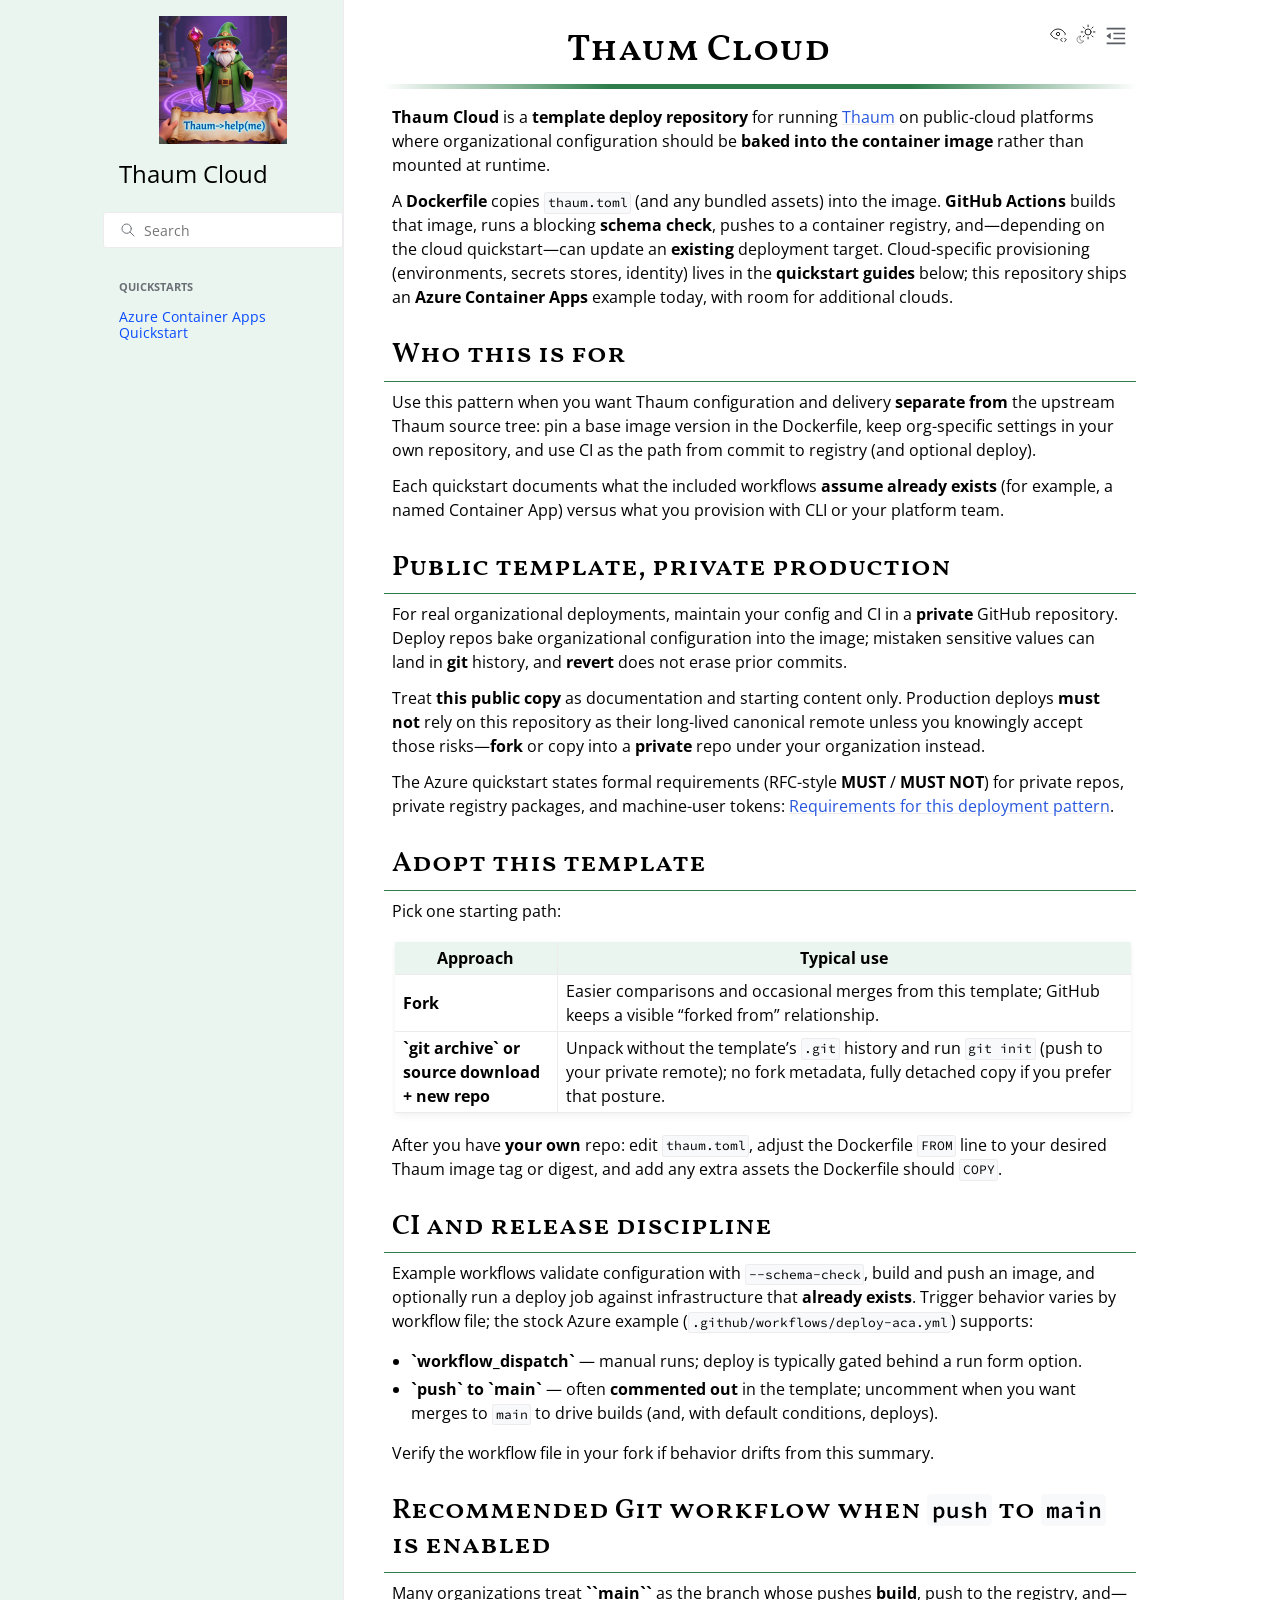
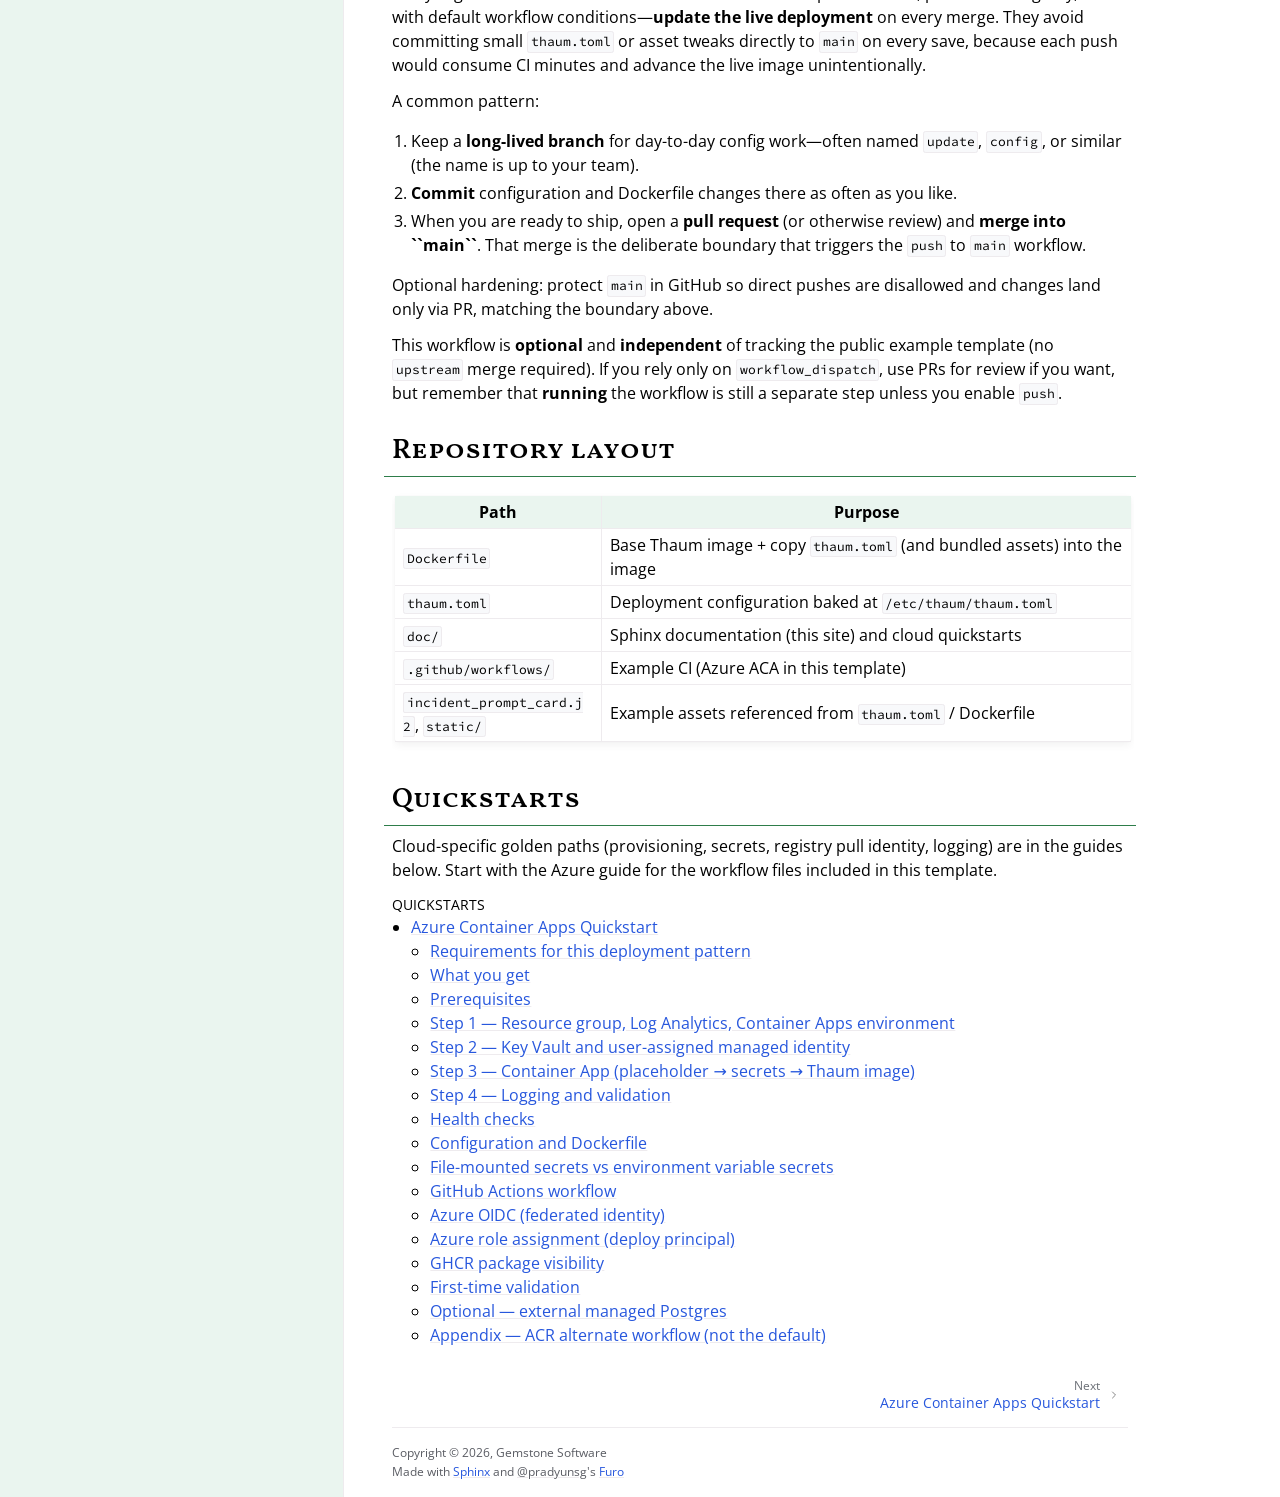
<file: index.html>
<!doctype html>
<html class="no-js" lang="en" data-content_root="./">
  <head><meta charset="utf-8">
    <meta name="viewport" content="width=device-width,initial-scale=1">
    <meta name="color-scheme" content="light dark"><meta name="viewport" content="width=device-width, initial-scale=1" />
<link rel="index" title="Index" href="genindex.html"><link rel="search" title="Search" href="search.html"><link rel="next" title="Azure Container Apps Quickstart" href="quickstart/azure/quickstart_aca.html">
        <link rel="prefetch" href="_static/Thaum_wizard_cgi.jpg" as="image">
        <link rel="prefetch" href="_static/Thaum_wizard_cgi.jpg" as="image">

    <!-- Generated with Sphinx 8.2.3 and Furo 2025.12.19 -->
        <title>Thaum Cloud</title>
      <link rel="stylesheet" type="text/css" href="_static/pygments.css?v=03e43079" />
    <link rel="stylesheet" type="text/css" href="_static/styles/furo.css?v=7bdb33bb" />
    <link rel="stylesheet" type="text/css" href="_static/copybutton.css?v=76b2166b" />
    <link rel="stylesheet" type="text/css" href="_static/sphinx-design.min.css?v=95c83b7e" />
    <link rel="stylesheet" type="text/css" href="_static/custom.css?v=35210c4e" />
    <link rel="stylesheet" type="text/css" href="_static/styles/furo-extensions.css?v=8dab3a3b" />
    
    


<style>
  body {
    --color-code-background: #eeffcc;
  --color-code-foreground: black;
  --font-stack: "Open Sans", ui-sans-serif, system-ui, sans-serif;
  --font-stack--monospace: "Source Code Pro", ui-monospace, monospace;
  --color-thaum-heading-border: #2e7d4a;
  --color-sidebar-background: #eaf5ef;
  --color-table-header-background: var(--color-sidebar-background);
  --color-code-background: #eef0f3;
  --color-thaum-target-accent: #6D28D9;
  
  }
  @media not print {
    body[data-theme="dark"] {
      --color-code-background: #202020;
  --color-code-foreground: #d0d0d0;
  --font-stack: "Open Sans", ui-sans-serif, system-ui, sans-serif;
  --font-stack--monospace: "Source Code Pro", ui-monospace, monospace;
  --color-thaum-heading-border: #5cb87a;
  --color-sidebar-background: #0d1a12;
  --color-table-header-background: #15241b;
  --color-thaum-target-accent: #C4B5FD;
  
    }
    @media (prefers-color-scheme: dark) {
      body:not([data-theme="light"]) {
        --color-code-background: #202020;
  --color-code-foreground: #d0d0d0;
  --font-stack: "Open Sans", ui-sans-serif, system-ui, sans-serif;
  --font-stack--monospace: "Source Code Pro", ui-monospace, monospace;
  --color-thaum-heading-border: #5cb87a;
  --color-sidebar-background: #0d1a12;
  --color-table-header-background: #15241b;
  --color-thaum-target-accent: #C4B5FD;
  
      }
    }
  }
</style></head>
  <body>
    
    <script>
      document.body.dataset.theme = localStorage.getItem("theme") || "auto";
    </script>
    

<svg xmlns="http://www.w3.org/2000/svg" style="display: none;">
  <symbol id="svg-toc" viewBox="0 0 24 24">
    <title>Contents</title>
    <svg stroke="currentColor" fill="currentColor" stroke-width="0" viewBox="0 0 1024 1024">
      <path d="M408 442h480c4.4 0 8-3.6 8-8v-56c0-4.4-3.6-8-8-8H408c-4.4 0-8 3.6-8 8v56c0 4.4 3.6 8 8 8zm-8 204c0 4.4 3.6 8 8 8h480c4.4 0 8-3.6 8-8v-56c0-4.4-3.6-8-8-8H408c-4.4 0-8 3.6-8 8v56zm504-486H120c-4.4 0-8 3.6-8 8v56c0 4.4 3.6 8 8 8h784c4.4 0 8-3.6 8-8v-56c0-4.4-3.6-8-8-8zm0 632H120c-4.4 0-8 3.6-8 8v56c0 4.4 3.6 8 8 8h784c4.4 0 8-3.6 8-8v-56c0-4.4-3.6-8-8-8zM115.4 518.9L271.7 642c5.8 4.6 14.4.5 14.4-6.9V388.9c0-7.4-8.5-11.5-14.4-6.9L115.4 505.1a8.74 8.74 0 0 0 0 13.8z"/>
    </svg>
  </symbol>
  <symbol id="svg-menu" viewBox="0 0 24 24">
    <title>Menu</title>
    <svg xmlns="http://www.w3.org/2000/svg" viewBox="0 0 24 24" fill="none" stroke="currentColor"
      stroke-width="2" stroke-linecap="round" stroke-linejoin="round" class="feather-menu">
      <line x1="3" y1="12" x2="21" y2="12"></line>
      <line x1="3" y1="6" x2="21" y2="6"></line>
      <line x1="3" y1="18" x2="21" y2="18"></line>
    </svg>
  </symbol>
  <symbol id="svg-arrow-right" viewBox="0 0 24 24">
    <title>Expand</title>
    <svg xmlns="http://www.w3.org/2000/svg" viewBox="0 0 24 24" fill="none" stroke="currentColor"
      stroke-width="2" stroke-linecap="round" stroke-linejoin="round" class="feather-chevron-right">
      <polyline points="9 18 15 12 9 6"></polyline>
    </svg>
  </symbol>
  <symbol id="svg-sun" viewBox="0 0 24 24">
    <title>Light mode</title>
    <svg xmlns="http://www.w3.org/2000/svg" viewBox="0 0 24 24" fill="none" stroke="currentColor"
      stroke-width="1" stroke-linecap="round" stroke-linejoin="round" class="feather-sun">
      <circle cx="12" cy="12" r="5"></circle>
      <line x1="12" y1="1" x2="12" y2="3"></line>
      <line x1="12" y1="21" x2="12" y2="23"></line>
      <line x1="4.22" y1="4.22" x2="5.64" y2="5.64"></line>
      <line x1="18.36" y1="18.36" x2="19.78" y2="19.78"></line>
      <line x1="1" y1="12" x2="3" y2="12"></line>
      <line x1="21" y1="12" x2="23" y2="12"></line>
      <line x1="4.22" y1="19.78" x2="5.64" y2="18.36"></line>
      <line x1="18.36" y1="5.64" x2="19.78" y2="4.22"></line>
    </svg>
  </symbol>
  <symbol id="svg-moon" viewBox="0 0 24 24">
    <title>Dark mode</title>
    <svg xmlns="http://www.w3.org/2000/svg" viewBox="0 0 24 24" fill="none" stroke="currentColor"
      stroke-width="1" stroke-linecap="round" stroke-linejoin="round" class="icon-tabler-moon">
      <path stroke="none" d="M0 0h24v24H0z" fill="none" />
      <path d="M12 3c.132 0 .263 0 .393 0a7.5 7.5 0 0 0 7.92 12.446a9 9 0 1 1 -8.313 -12.454z" />
    </svg>
  </symbol>
  <symbol id="svg-sun-with-moon" viewBox="0 0 24 24">
    <title>Auto light/dark, in light mode</title>
    <svg xmlns="http://www.w3.org/2000/svg" viewBox="0 0 24 24" fill="none" stroke="currentColor"
      stroke-width="1" stroke-linecap="round" stroke-linejoin="round"
      class="icon-custom-derived-from-feather-sun-and-tabler-moon">
      <path style="opacity: 50%" d="M 5.411 14.504 C 5.471 14.504 5.532 14.504 5.591 14.504 C 3.639 16.319 4.383 19.569 6.931 20.352 C 7.693 20.586 8.512 20.551 9.25 20.252 C 8.023 23.207 4.056 23.725 2.11 21.184 C 0.166 18.642 1.702 14.949 4.874 14.536 C 5.051 14.512 5.231 14.5 5.411 14.5 L 5.411 14.504 Z"/>
      <line x1="14.5" y1="3.25" x2="14.5" y2="1.25"/>
      <line x1="14.5" y1="15.85" x2="14.5" y2="17.85"/>
      <line x1="10.044" y1="5.094" x2="8.63" y2="3.68"/>
      <line x1="19" y1="14.05" x2="20.414" y2="15.464"/>
      <line x1="8.2" y1="9.55" x2="6.2" y2="9.55"/>
      <line x1="20.8" y1="9.55" x2="22.8" y2="9.55"/>
      <line x1="10.044" y1="14.006" x2="8.63" y2="15.42"/>
      <line x1="19" y1="5.05" x2="20.414" y2="3.636"/>
      <circle cx="14.5" cy="9.55" r="3.6"/>
    </svg>
  </symbol>
  <symbol id="svg-moon-with-sun" viewBox="0 0 24 24">
    <title>Auto light/dark, in dark mode</title>
    <svg xmlns="http://www.w3.org/2000/svg" viewBox="0 0 24 24" fill="none" stroke="currentColor"
      stroke-width="1" stroke-linecap="round" stroke-linejoin="round"
      class="icon-custom-derived-from-feather-sun-and-tabler-moon">
      <path d="M 8.282 7.007 C 8.385 7.007 8.494 7.007 8.595 7.007 C 5.18 10.184 6.481 15.869 10.942 17.24 C 12.275 17.648 13.706 17.589 15 17.066 C 12.851 22.236 5.91 23.143 2.505 18.696 C -0.897 14.249 1.791 7.786 7.342 7.063 C 7.652 7.021 7.965 7 8.282 7 L 8.282 7.007 Z"/>
      <line style="opacity: 50%" x1="18" y1="3.705" x2="18" y2="2.5"/>
      <line style="opacity: 50%" x1="18" y1="11.295" x2="18" y2="12.5"/>
      <line style="opacity: 50%" x1="15.316" y1="4.816" x2="14.464" y2="3.964"/>
      <line style="opacity: 50%" x1="20.711" y1="10.212" x2="21.563" y2="11.063"/>
      <line style="opacity: 50%" x1="14.205" y1="7.5" x2="13.001" y2="7.5"/>
      <line style="opacity: 50%" x1="21.795" y1="7.5" x2="23" y2="7.5"/>
      <line style="opacity: 50%" x1="15.316" y1="10.184" x2="14.464" y2="11.036"/>
      <line style="opacity: 50%" x1="20.711" y1="4.789" x2="21.563" y2="3.937"/>
      <circle style="opacity: 50%" cx="18" cy="7.5" r="2.169"/>
    </svg>
  </symbol>
  <symbol id="svg-pencil" viewBox="0 0 24 24">
    <svg xmlns="http://www.w3.org/2000/svg" viewBox="0 0 24 24" fill="none" stroke="currentColor"
      stroke-width="1" stroke-linecap="round" stroke-linejoin="round" class="icon-tabler-pencil-code">
      <path d="M4 20h4l10.5 -10.5a2.828 2.828 0 1 0 -4 -4l-10.5 10.5v4" />
      <path d="M13.5 6.5l4 4" />
      <path d="M20 21l2 -2l-2 -2" />
      <path d="M17 17l-2 2l2 2" />
    </svg>
  </symbol>
  <symbol id="svg-eye" viewBox="0 0 24 24">
    <svg xmlns="http://www.w3.org/2000/svg" viewBox="0 0 24 24" fill="none" stroke="currentColor"
      stroke-width="1" stroke-linecap="round" stroke-linejoin="round" class="icon-tabler-eye-code">
      <path stroke="none" d="M0 0h24v24H0z" fill="none" />
      <path d="M10 12a2 2 0 1 0 4 0a2 2 0 0 0 -4 0" />
      <path
        d="M11.11 17.958c-3.209 -.307 -5.91 -2.293 -8.11 -5.958c2.4 -4 5.4 -6 9 -6c3.6 0 6.6 2 9 6c-.21 .352 -.427 .688 -.647 1.008" />
      <path d="M20 21l2 -2l-2 -2" />
      <path d="M17 17l-2 2l2 2" />
    </svg>
  </symbol>
</svg>

<input type="checkbox" class="sidebar-toggle" name="__navigation" id="__navigation" aria-label="Toggle site navigation sidebar">
<input type="checkbox" class="sidebar-toggle" name="__toc" id="__toc" aria-label="Toggle table of contents sidebar">
<label class="overlay sidebar-overlay" for="__navigation"></label>
<label class="overlay toc-overlay" for="__toc"></label>

<a class="skip-to-content muted-link" href="#furo-main-content">Skip to content</a>



<div class="page">
  <header class="mobile-header">
    <div class="header-left">
      <label class="nav-overlay-icon" for="__navigation">
        <span class="icon"><svg><use href="#svg-menu"></use></svg></span>
      </label>
    </div>
    <div class="header-center">
      <a href="#"><div class="brand">Thaum Cloud</div></a>
    </div>
    <div class="header-right">
      <div class="theme-toggle-container theme-toggle-header">
        <button class="theme-toggle" aria-label="Toggle Light / Dark / Auto color theme">
          <svg class="theme-icon-when-auto-light"><use href="#svg-sun-with-moon"></use></svg>
          <svg class="theme-icon-when-auto-dark"><use href="#svg-moon-with-sun"></use></svg>
          <svg class="theme-icon-when-dark"><use href="#svg-moon"></use></svg>
          <svg class="theme-icon-when-light"><use href="#svg-sun"></use></svg>
        </button>
      </div>
      <label class="toc-overlay-icon toc-header-icon" for="__toc">
        <span class="icon"><svg><use href="#svg-toc"></use></svg></span>
      </label>
    </div>
  </header>
  <aside class="sidebar-drawer">
    <div class="sidebar-container">
      
      <div class="sidebar-sticky"><a class="sidebar-brand" href="#">
  <div class="sidebar-logo-container">
    <img class="sidebar-logo only-light" src="_static/Thaum_wizard_cgi.jpg" alt="Light Logo"/>
    <img class="sidebar-logo only-dark" src="_static/Thaum_wizard_cgi.jpg" alt="Dark Logo"/>
  </div>
  
  <span class="sidebar-brand-text">Thaum Cloud</span>
  
</a><form class="sidebar-search-container" method="get" action="search.html" role="search">
  <input class="sidebar-search" placeholder="Search" name="q" aria-label="Search">
  <input type="hidden" name="check_keywords" value="yes">
  <input type="hidden" name="area" value="default">
</form>
<div id="searchbox"></div><div class="sidebar-scroll"><div class="sidebar-tree">
  <p class="caption" role="heading"><span class="caption-text">Quickstarts</span></p>
<ul>
<li class="toctree-l1"><a class="reference internal" href="quickstart/azure/quickstart_aca.html">Azure Container Apps Quickstart</a></li>
</ul>

</div>
</div>

      </div>
      
    </div>
  </aside>
  <div class="main">
    <div class="content">
      <div class="article-container">
        <a href="#" class="back-to-top muted-link">
          <svg xmlns="http://www.w3.org/2000/svg" viewBox="0 0 24 24">
            <path d="M13 20h-2V8l-5.5 5.5-1.42-1.42L12 4.16l7.92 7.92-1.42 1.42L13 8v12z"></path>
          </svg>
          <span>Back to top</span>
        </a>
        <div class="content-icon-container">
          <div class="view-this-page">
  <a class="muted-link" href="_sources/index.rst.txt" title="View this page">
    <svg><use href="#svg-eye"></use></svg>
    <span class="visually-hidden">View this page</span>
  </a>
</div>
<div class="theme-toggle-container theme-toggle-content">
            <button class="theme-toggle" aria-label="Toggle Light / Dark / Auto color theme">
              <svg class="theme-icon-when-auto-light"><use href="#svg-sun-with-moon"></use></svg>
              <svg class="theme-icon-when-auto-dark"><use href="#svg-moon-with-sun"></use></svg>
              <svg class="theme-icon-when-dark"><use href="#svg-moon"></use></svg>
              <svg class="theme-icon-when-light"><use href="#svg-sun"></use></svg>
            </button>
          </div>
          <label class="toc-overlay-icon toc-content-icon" for="__toc">
            <span class="icon"><svg><use href="#svg-toc"></use></svg></span>
          </label>
        </div>
        <article role="main" id="furo-main-content">
          <section id="thaum-cloud">
<h1>Thaum Cloud<a class="headerlink" href="#thaum-cloud" title="Link to this heading">¶</a></h1>
<p><strong>Thaum Cloud</strong> is a <strong>template deploy repository</strong> for running <a class="reference external" href="https://github.com/gemstone-software-dev/Thaum">Thaum</a> on public-cloud platforms where organizational configuration should be <strong>baked into the container image</strong> rather than mounted at runtime.</p>
<p>A <strong>Dockerfile</strong> copies <code class="docutils literal notranslate"><span class="pre">thaum.toml</span></code> (and any bundled assets) into the image. <strong>GitHub Actions</strong> builds that image, runs a blocking <strong>schema check</strong>, pushes to a container registry, and—depending on the cloud quickstart—can update an <strong>existing</strong> deployment target. Cloud-specific provisioning (environments, secrets stores, identity) lives in the <strong>quickstart guides</strong> below; this repository ships an <strong>Azure Container Apps</strong> example today, with room for additional clouds.</p>
<section id="who-this-is-for">
<h2>Who this is for<a class="headerlink" href="#who-this-is-for" title="Link to this heading">¶</a></h2>
<p>Use this pattern when you want Thaum configuration and delivery <strong>separate from</strong> the upstream Thaum source tree: pin a base image version in the Dockerfile, keep org-specific settings in your own repository, and use CI as the path from commit to registry (and optional deploy).</p>
<p>Each quickstart documents what the included workflows <strong>assume already exists</strong> (for example, a named Container App) versus what you provision with CLI or your platform team.</p>
</section>
<section id="public-template-private-production">
<h2>Public template, private production<a class="headerlink" href="#public-template-private-production" title="Link to this heading">¶</a></h2>
<p>For real organizational deployments, maintain your config and CI in a <strong>private</strong> GitHub repository. Deploy repos bake organizational configuration into the image; mistaken sensitive values can land in <strong>git</strong> history, and <strong>revert</strong> does not erase prior commits.</p>
<p>Treat <strong>this public copy</strong> as documentation and starting content only. Production deploys <strong>must not</strong> rely on this repository as their long-lived canonical remote unless you knowingly accept those risks—<strong>fork</strong> or copy into a <strong>private</strong> repo under your organization instead.</p>
<p>The Azure quickstart states formal requirements (RFC-style <strong>MUST</strong> / <strong>MUST NOT</strong>) for private repos, private registry packages, and machine-user tokens: <a class="reference internal" href="quickstart/azure/quickstart_aca.html#azure-aca-requirements"><span class="std std-ref">Requirements for this deployment pattern</span></a>.</p>
</section>
<section id="adopt-this-template">
<h2>Adopt this template<a class="headerlink" href="#adopt-this-template" title="Link to this heading">¶</a></h2>
<p>Pick one starting path:</p>
<div class="table-wrapper colwidths-given docutils container">
<table class="docutils align-default">
<colgroup>
<col style="width: 22.0%" />
<col style="width: 78.0%" />
</colgroup>
<thead>
<tr class="row-odd"><th class="head"><p>Approach</p></th>
<th class="head"><p>Typical use</p></th>
</tr>
</thead>
<tbody>
<tr class="row-even"><td><p><strong>Fork</strong></p></td>
<td><p>Easier comparisons and occasional merges from this template; GitHub keeps a visible “forked from” relationship.</p></td>
</tr>
<tr class="row-odd"><td><p><strong>`git archive` or source download + new repo</strong></p></td>
<td><p>Unpack without the template’s <code class="docutils literal notranslate"><span class="pre">.git</span></code> history and run <code class="docutils literal notranslate"><span class="pre">git</span> <span class="pre">init</span></code> (push to your private remote); no fork metadata, fully detached copy if you prefer that posture.</p></td>
</tr>
</tbody>
</table>
</div>
<p>After you have <strong>your own</strong> repo: edit <code class="docutils literal notranslate"><span class="pre">thaum.toml</span></code>, adjust the Dockerfile <code class="docutils literal notranslate"><span class="pre">FROM</span></code> line to your desired Thaum image tag or digest, and add any extra assets the Dockerfile should <code class="docutils literal notranslate"><span class="pre">COPY</span></code>.</p>
</section>
<section id="ci-and-release-discipline">
<h2>CI and release discipline<a class="headerlink" href="#ci-and-release-discipline" title="Link to this heading">¶</a></h2>
<p>Example workflows validate configuration with <code class="docutils literal notranslate"><span class="pre">--schema-check</span></code>, build and push an image, and optionally run a deploy job against infrastructure that <strong>already exists</strong>. Trigger behavior varies by workflow file; the stock Azure example (<code class="docutils literal notranslate"><span class="pre">.github/workflows/deploy-aca.yml</span></code>) supports:</p>
<ul class="simple">
<li><p><strong>`workflow_dispatch`</strong> — manual runs; deploy is typically gated behind a run form option.</p></li>
<li><p><strong>`push` to `main`</strong> — often <strong>commented out</strong> in the template; uncomment when you want merges to <code class="docutils literal notranslate"><span class="pre">main</span></code> to drive builds (and, with default conditions, deploys).</p></li>
</ul>
<p>Verify the workflow file in your fork if behavior drifts from this summary.</p>
</section>
<section id="recommended-git-workflow-when-push-to-main-is-enabled">
<h2>Recommended Git workflow when <code class="docutils literal notranslate"><span class="pre">push</span></code> to <code class="docutils literal notranslate"><span class="pre">main</span></code> is enabled<a class="headerlink" href="#recommended-git-workflow-when-push-to-main-is-enabled" title="Link to this heading">¶</a></h2>
<p>Many organizations treat <strong>``main``</strong> as the branch whose pushes <strong>build</strong>, push to the registry, and—with default workflow conditions—<strong>update the live deployment</strong> on every merge. They avoid committing small <code class="docutils literal notranslate"><span class="pre">thaum.toml</span></code> or asset tweaks directly to <code class="docutils literal notranslate"><span class="pre">main</span></code> on every save, because each push would consume CI minutes and advance the live image unintentionally.</p>
<p>A common pattern:</p>
<ol class="arabic simple">
<li><p>Keep a <strong>long-lived branch</strong> for day-to-day config work—often named <code class="docutils literal notranslate"><span class="pre">update</span></code>, <code class="docutils literal notranslate"><span class="pre">config</span></code>, or similar (the name is up to your team).</p></li>
<li><p><strong>Commit</strong> configuration and Dockerfile changes there as often as you like.</p></li>
<li><p>When you are ready to ship, open a <strong>pull request</strong> (or otherwise review) and <strong>merge into ``main``</strong>. That merge is the deliberate boundary that triggers the <code class="docutils literal notranslate"><span class="pre">push</span></code> to <code class="docutils literal notranslate"><span class="pre">main</span></code> workflow.</p></li>
</ol>
<p>Optional hardening: protect <code class="docutils literal notranslate"><span class="pre">main</span></code> in GitHub so direct pushes are disallowed and changes land only via PR, matching the boundary above.</p>
<p>This workflow is <strong>optional</strong> and <strong>independent</strong> of tracking the public example template (no <code class="docutils literal notranslate"><span class="pre">upstream</span></code> merge required). If you rely only on <code class="docutils literal notranslate"><span class="pre">workflow_dispatch</span></code>, use PRs for review if you want, but remember that <strong>running</strong> the workflow is still a separate step unless you enable <code class="docutils literal notranslate"><span class="pre">push</span></code>.</p>
</section>
<section id="repository-layout">
<h2>Repository layout<a class="headerlink" href="#repository-layout" title="Link to this heading">¶</a></h2>
<div class="table-wrapper colwidths-given docutils container">
<table class="docutils align-default">
<colgroup>
<col style="width: 28.0%" />
<col style="width: 72.0%" />
</colgroup>
<thead>
<tr class="row-odd"><th class="head"><p>Path</p></th>
<th class="head"><p>Purpose</p></th>
</tr>
</thead>
<tbody>
<tr class="row-even"><td><p><code class="docutils literal notranslate"><span class="pre">Dockerfile</span></code></p></td>
<td><p>Base Thaum image + copy <code class="docutils literal notranslate"><span class="pre">thaum.toml</span></code> (and bundled assets) into the image</p></td>
</tr>
<tr class="row-odd"><td><p><code class="docutils literal notranslate"><span class="pre">thaum.toml</span></code></p></td>
<td><p>Deployment configuration baked at <code class="docutils literal notranslate"><span class="pre">/etc/thaum/thaum.toml</span></code></p></td>
</tr>
<tr class="row-even"><td><p><code class="docutils literal notranslate"><span class="pre">doc/</span></code></p></td>
<td><p>Sphinx documentation (this site) and cloud quickstarts</p></td>
</tr>
<tr class="row-odd"><td><p><code class="docutils literal notranslate"><span class="pre">.github/workflows/</span></code></p></td>
<td><p>Example CI (Azure ACA in this template)</p></td>
</tr>
<tr class="row-even"><td><p><code class="docutils literal notranslate"><span class="pre">incident_prompt_card.j2</span></code>, <code class="docutils literal notranslate"><span class="pre">static/</span></code></p></td>
<td><p>Example assets referenced from <code class="docutils literal notranslate"><span class="pre">thaum.toml</span></code> / Dockerfile</p></td>
</tr>
</tbody>
</table>
</div>
</section>
<section id="quickstarts">
<h2>Quickstarts<a class="headerlink" href="#quickstarts" title="Link to this heading">¶</a></h2>
<p>Cloud-specific golden paths (provisioning, secrets, registry pull identity, logging) are in the guides below. Start with the Azure guide for the workflow files included in this template.</p>
<div class="toctree-wrapper compound">
<p class="caption" role="heading"><span class="caption-text">Quickstarts</span></p>
<ul>
<li class="toctree-l1"><a class="reference internal" href="quickstart/azure/quickstart_aca.html">Azure Container Apps Quickstart</a><ul>
<li class="toctree-l2"><a class="reference internal" href="quickstart/azure/quickstart_aca.html#requirements-for-this-deployment-pattern">Requirements for this deployment pattern</a></li>
<li class="toctree-l2"><a class="reference internal" href="quickstart/azure/quickstart_aca.html#what-you-get">What you get</a></li>
<li class="toctree-l2"><a class="reference internal" href="quickstart/azure/quickstart_aca.html#prerequisites">Prerequisites</a></li>
<li class="toctree-l2"><a class="reference internal" href="quickstart/azure/quickstart_aca.html#step-1-resource-group-log-analytics-container-apps-environment">Step 1 — Resource group, Log Analytics, Container Apps environment</a></li>
<li class="toctree-l2"><a class="reference internal" href="quickstart/azure/quickstart_aca.html#step-2-key-vault-and-user-assigned-managed-identity">Step 2 — Key Vault and user-assigned managed identity</a></li>
<li class="toctree-l2"><a class="reference internal" href="quickstart/azure/quickstart_aca.html#step-3-container-app-placeholder-secrets-thaum-image">Step 3 — Container App (placeholder → secrets → Thaum image)</a></li>
<li class="toctree-l2"><a class="reference internal" href="quickstart/azure/quickstart_aca.html#step-4-logging-and-validation">Step 4 — Logging and validation</a></li>
<li class="toctree-l2"><a class="reference internal" href="quickstart/azure/quickstart_aca.html#health-checks">Health checks</a></li>
<li class="toctree-l2"><a class="reference internal" href="quickstart/azure/quickstart_aca.html#configuration-and-dockerfile">Configuration and Dockerfile</a></li>
<li class="toctree-l2"><a class="reference internal" href="quickstart/azure/quickstart_aca.html#file-mounted-secrets-vs-environment-variable-secrets">File-mounted secrets vs environment variable secrets</a></li>
<li class="toctree-l2"><a class="reference internal" href="quickstart/azure/quickstart_aca.html#github-actions-workflow">GitHub Actions workflow</a></li>
<li class="toctree-l2"><a class="reference internal" href="quickstart/azure/quickstart_aca.html#azure-oidc-federated-identity">Azure OIDC (federated identity)</a></li>
<li class="toctree-l2"><a class="reference internal" href="quickstart/azure/quickstart_aca.html#azure-role-assignment-deploy-principal">Azure role assignment (deploy principal)</a></li>
<li class="toctree-l2"><a class="reference internal" href="quickstart/azure/quickstart_aca.html#ghcr-package-visibility">GHCR package visibility</a></li>
<li class="toctree-l2"><a class="reference internal" href="quickstart/azure/quickstart_aca.html#first-time-validation">First-time validation</a></li>
<li class="toctree-l2"><a class="reference internal" href="quickstart/azure/quickstart_aca.html#optional-external-managed-postgres">Optional — external managed Postgres</a></li>
<li class="toctree-l2"><a class="reference internal" href="quickstart/azure/quickstart_aca.html#appendix-acr-alternate-workflow-not-the-default">Appendix — ACR alternate workflow (not the default)</a></li>
</ul>
</li>
</ul>
</div>
</section>
</section>

        </article>
      </div>
      <footer>
        
        <div class="related-pages">
          <a class="next-page" href="quickstart/azure/quickstart_aca.html">
              <div class="page-info">
                <div class="context">
                  <span>Next</span>
                </div>
                <div class="title">Azure Container Apps Quickstart</div>
              </div>
              <svg class="furo-related-icon"><use href="#svg-arrow-right"></use></svg>
            </a>
          
        </div>
        <div class="bottom-of-page">
          <div class="left-details">
            <div class="copyright">
                Copyright &#169; 2026, Gemstone Software
            </div>
            Made with <a href="https://www.sphinx-doc.org/">Sphinx</a> and <a class="muted-link" href="https://pradyunsg.me">@pradyunsg</a>'s
            
            <a href="https://github.com/pradyunsg/furo">Furo</a>
            
          </div>
          <div class="right-details">
            
          </div>
        </div>
        
      </footer>
    </div>
    <aside class="toc-drawer">
      
      
      <div class="toc-sticky toc-scroll">
        <div class="toc-title-container">
          <span class="toc-title">
            On this page
          </span>
        </div>
        <div class="toc-tree-container">
          <div class="toc-tree">
            <ul>
<li><a class="reference internal" href="#">Thaum Cloud</a><ul>
<li><a class="reference internal" href="#who-this-is-for">Who this is for</a></li>
<li><a class="reference internal" href="#public-template-private-production">Public template, private production</a></li>
<li><a class="reference internal" href="#adopt-this-template">Adopt this template</a></li>
<li><a class="reference internal" href="#ci-and-release-discipline">CI and release discipline</a></li>
<li><a class="reference internal" href="#recommended-git-workflow-when-push-to-main-is-enabled">Recommended Git workflow when <code class="docutils literal notranslate"><span class="pre">push</span></code> to <code class="docutils literal notranslate"><span class="pre">main</span></code> is enabled</a></li>
<li><a class="reference internal" href="#repository-layout">Repository layout</a></li>
<li><a class="reference internal" href="#quickstarts">Quickstarts</a></li>
</ul>
</li>
</ul>

          </div>
        </div>
      </div>
      
      
    </aside>
  </div>
</div><script src="_static/documentation_options.js?v=01f34227"></script>
    <script src="_static/doctools.js?v=9bcbadda"></script>
    <script src="_static/sphinx_highlight.js?v=dc90522c"></script>
    <script src="_static/scripts/furo.js?v=46bd48cc"></script>
    <script src="_static/clipboard.min.js?v=a7894cd8"></script>
    <script src="_static/copybutton.js?v=f281be69"></script>
    <script src="_static/design-tabs.js?v=f930bc37"></script>
    </body>
</html>
</file>
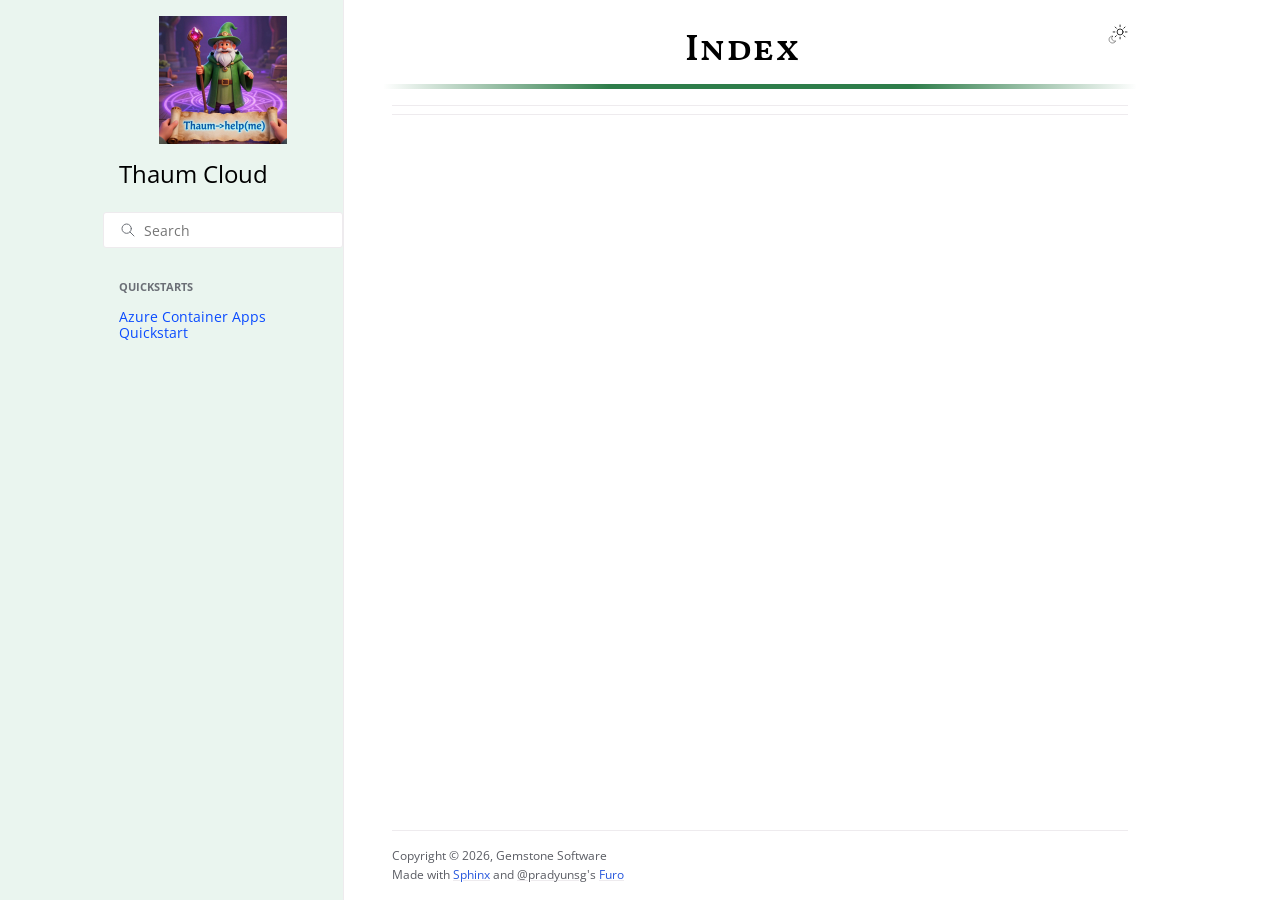
<file: genindex.html>
<!doctype html>
<html class="no-js" lang="en" data-content_root="./">
  <head><meta charset="utf-8">
    <meta name="viewport" content="width=device-width,initial-scale=1">
    <meta name="color-scheme" content="light dark"><link rel="index" title="Index" href="#"><link rel="search" title="Search" href="search.html">
        <link rel="prefetch" href="_static/Thaum_wizard_cgi.jpg" as="image">
        <link rel="prefetch" href="_static/Thaum_wizard_cgi.jpg" as="image">

    <!-- Generated with Sphinx 8.2.3 and Furo 2025.12.19 --><title>Index - Thaum Cloud</title>
<link rel="stylesheet" type="text/css" href="_static/pygments.css?v=03e43079" />
    <link rel="stylesheet" type="text/css" href="_static/styles/furo.css?v=7bdb33bb" />
    <link rel="stylesheet" type="text/css" href="_static/copybutton.css?v=76b2166b" />
    <link rel="stylesheet" type="text/css" href="_static/sphinx-design.min.css?v=95c83b7e" />
    <link rel="stylesheet" type="text/css" href="_static/custom.css?v=35210c4e" />
    <link rel="stylesheet" type="text/css" href="_static/styles/furo-extensions.css?v=8dab3a3b" />
    
    


<style>
  body {
    --color-code-background: #eeffcc;
  --color-code-foreground: black;
  --font-stack: "Open Sans", ui-sans-serif, system-ui, sans-serif;
  --font-stack--monospace: "Source Code Pro", ui-monospace, monospace;
  --color-thaum-heading-border: #2e7d4a;
  --color-sidebar-background: #eaf5ef;
  --color-table-header-background: var(--color-sidebar-background);
  --color-code-background: #eef0f3;
  --color-thaum-target-accent: #6D28D9;
  
  }
  @media not print {
    body[data-theme="dark"] {
      --color-code-background: #202020;
  --color-code-foreground: #d0d0d0;
  --font-stack: "Open Sans", ui-sans-serif, system-ui, sans-serif;
  --font-stack--monospace: "Source Code Pro", ui-monospace, monospace;
  --color-thaum-heading-border: #5cb87a;
  --color-sidebar-background: #0d1a12;
  --color-table-header-background: #15241b;
  --color-thaum-target-accent: #C4B5FD;
  
    }
    @media (prefers-color-scheme: dark) {
      body:not([data-theme="light"]) {
        --color-code-background: #202020;
  --color-code-foreground: #d0d0d0;
  --font-stack: "Open Sans", ui-sans-serif, system-ui, sans-serif;
  --font-stack--monospace: "Source Code Pro", ui-monospace, monospace;
  --color-thaum-heading-border: #5cb87a;
  --color-sidebar-background: #0d1a12;
  --color-table-header-background: #15241b;
  --color-thaum-target-accent: #C4B5FD;
  
      }
    }
  }
</style></head>
  <body>
    
    <script>
      document.body.dataset.theme = localStorage.getItem("theme") || "auto";
    </script>
    

<svg xmlns="http://www.w3.org/2000/svg" style="display: none;">
  <symbol id="svg-toc" viewBox="0 0 24 24">
    <title>Contents</title>
    <svg stroke="currentColor" fill="currentColor" stroke-width="0" viewBox="0 0 1024 1024">
      <path d="M408 442h480c4.4 0 8-3.6 8-8v-56c0-4.4-3.6-8-8-8H408c-4.4 0-8 3.6-8 8v56c0 4.4 3.6 8 8 8zm-8 204c0 4.4 3.6 8 8 8h480c4.4 0 8-3.6 8-8v-56c0-4.4-3.6-8-8-8H408c-4.4 0-8 3.6-8 8v56zm504-486H120c-4.4 0-8 3.6-8 8v56c0 4.4 3.6 8 8 8h784c4.4 0 8-3.6 8-8v-56c0-4.4-3.6-8-8-8zm0 632H120c-4.4 0-8 3.6-8 8v56c0 4.4 3.6 8 8 8h784c4.4 0 8-3.6 8-8v-56c0-4.4-3.6-8-8-8zM115.4 518.9L271.7 642c5.8 4.6 14.4.5 14.4-6.9V388.9c0-7.4-8.5-11.5-14.4-6.9L115.4 505.1a8.74 8.74 0 0 0 0 13.8z"/>
    </svg>
  </symbol>
  <symbol id="svg-menu" viewBox="0 0 24 24">
    <title>Menu</title>
    <svg xmlns="http://www.w3.org/2000/svg" viewBox="0 0 24 24" fill="none" stroke="currentColor"
      stroke-width="2" stroke-linecap="round" stroke-linejoin="round" class="feather-menu">
      <line x1="3" y1="12" x2="21" y2="12"></line>
      <line x1="3" y1="6" x2="21" y2="6"></line>
      <line x1="3" y1="18" x2="21" y2="18"></line>
    </svg>
  </symbol>
  <symbol id="svg-arrow-right" viewBox="0 0 24 24">
    <title>Expand</title>
    <svg xmlns="http://www.w3.org/2000/svg" viewBox="0 0 24 24" fill="none" stroke="currentColor"
      stroke-width="2" stroke-linecap="round" stroke-linejoin="round" class="feather-chevron-right">
      <polyline points="9 18 15 12 9 6"></polyline>
    </svg>
  </symbol>
  <symbol id="svg-sun" viewBox="0 0 24 24">
    <title>Light mode</title>
    <svg xmlns="http://www.w3.org/2000/svg" viewBox="0 0 24 24" fill="none" stroke="currentColor"
      stroke-width="1" stroke-linecap="round" stroke-linejoin="round" class="feather-sun">
      <circle cx="12" cy="12" r="5"></circle>
      <line x1="12" y1="1" x2="12" y2="3"></line>
      <line x1="12" y1="21" x2="12" y2="23"></line>
      <line x1="4.22" y1="4.22" x2="5.64" y2="5.64"></line>
      <line x1="18.36" y1="18.36" x2="19.78" y2="19.78"></line>
      <line x1="1" y1="12" x2="3" y2="12"></line>
      <line x1="21" y1="12" x2="23" y2="12"></line>
      <line x1="4.22" y1="19.78" x2="5.64" y2="18.36"></line>
      <line x1="18.36" y1="5.64" x2="19.78" y2="4.22"></line>
    </svg>
  </symbol>
  <symbol id="svg-moon" viewBox="0 0 24 24">
    <title>Dark mode</title>
    <svg xmlns="http://www.w3.org/2000/svg" viewBox="0 0 24 24" fill="none" stroke="currentColor"
      stroke-width="1" stroke-linecap="round" stroke-linejoin="round" class="icon-tabler-moon">
      <path stroke="none" d="M0 0h24v24H0z" fill="none" />
      <path d="M12 3c.132 0 .263 0 .393 0a7.5 7.5 0 0 0 7.92 12.446a9 9 0 1 1 -8.313 -12.454z" />
    </svg>
  </symbol>
  <symbol id="svg-sun-with-moon" viewBox="0 0 24 24">
    <title>Auto light/dark, in light mode</title>
    <svg xmlns="http://www.w3.org/2000/svg" viewBox="0 0 24 24" fill="none" stroke="currentColor"
      stroke-width="1" stroke-linecap="round" stroke-linejoin="round"
      class="icon-custom-derived-from-feather-sun-and-tabler-moon">
      <path style="opacity: 50%" d="M 5.411 14.504 C 5.471 14.504 5.532 14.504 5.591 14.504 C 3.639 16.319 4.383 19.569 6.931 20.352 C 7.693 20.586 8.512 20.551 9.25 20.252 C 8.023 23.207 4.056 23.725 2.11 21.184 C 0.166 18.642 1.702 14.949 4.874 14.536 C 5.051 14.512 5.231 14.5 5.411 14.5 L 5.411 14.504 Z"/>
      <line x1="14.5" y1="3.25" x2="14.5" y2="1.25"/>
      <line x1="14.5" y1="15.85" x2="14.5" y2="17.85"/>
      <line x1="10.044" y1="5.094" x2="8.63" y2="3.68"/>
      <line x1="19" y1="14.05" x2="20.414" y2="15.464"/>
      <line x1="8.2" y1="9.55" x2="6.2" y2="9.55"/>
      <line x1="20.8" y1="9.55" x2="22.8" y2="9.55"/>
      <line x1="10.044" y1="14.006" x2="8.63" y2="15.42"/>
      <line x1="19" y1="5.05" x2="20.414" y2="3.636"/>
      <circle cx="14.5" cy="9.55" r="3.6"/>
    </svg>
  </symbol>
  <symbol id="svg-moon-with-sun" viewBox="0 0 24 24">
    <title>Auto light/dark, in dark mode</title>
    <svg xmlns="http://www.w3.org/2000/svg" viewBox="0 0 24 24" fill="none" stroke="currentColor"
      stroke-width="1" stroke-linecap="round" stroke-linejoin="round"
      class="icon-custom-derived-from-feather-sun-and-tabler-moon">
      <path d="M 8.282 7.007 C 8.385 7.007 8.494 7.007 8.595 7.007 C 5.18 10.184 6.481 15.869 10.942 17.24 C 12.275 17.648 13.706 17.589 15 17.066 C 12.851 22.236 5.91 23.143 2.505 18.696 C -0.897 14.249 1.791 7.786 7.342 7.063 C 7.652 7.021 7.965 7 8.282 7 L 8.282 7.007 Z"/>
      <line style="opacity: 50%" x1="18" y1="3.705" x2="18" y2="2.5"/>
      <line style="opacity: 50%" x1="18" y1="11.295" x2="18" y2="12.5"/>
      <line style="opacity: 50%" x1="15.316" y1="4.816" x2="14.464" y2="3.964"/>
      <line style="opacity: 50%" x1="20.711" y1="10.212" x2="21.563" y2="11.063"/>
      <line style="opacity: 50%" x1="14.205" y1="7.5" x2="13.001" y2="7.5"/>
      <line style="opacity: 50%" x1="21.795" y1="7.5" x2="23" y2="7.5"/>
      <line style="opacity: 50%" x1="15.316" y1="10.184" x2="14.464" y2="11.036"/>
      <line style="opacity: 50%" x1="20.711" y1="4.789" x2="21.563" y2="3.937"/>
      <circle style="opacity: 50%" cx="18" cy="7.5" r="2.169"/>
    </svg>
  </symbol>
  <symbol id="svg-pencil" viewBox="0 0 24 24">
    <svg xmlns="http://www.w3.org/2000/svg" viewBox="0 0 24 24" fill="none" stroke="currentColor"
      stroke-width="1" stroke-linecap="round" stroke-linejoin="round" class="icon-tabler-pencil-code">
      <path d="M4 20h4l10.5 -10.5a2.828 2.828 0 1 0 -4 -4l-10.5 10.5v4" />
      <path d="M13.5 6.5l4 4" />
      <path d="M20 21l2 -2l-2 -2" />
      <path d="M17 17l-2 2l2 2" />
    </svg>
  </symbol>
  <symbol id="svg-eye" viewBox="0 0 24 24">
    <svg xmlns="http://www.w3.org/2000/svg" viewBox="0 0 24 24" fill="none" stroke="currentColor"
      stroke-width="1" stroke-linecap="round" stroke-linejoin="round" class="icon-tabler-eye-code">
      <path stroke="none" d="M0 0h24v24H0z" fill="none" />
      <path d="M10 12a2 2 0 1 0 4 0a2 2 0 0 0 -4 0" />
      <path
        d="M11.11 17.958c-3.209 -.307 -5.91 -2.293 -8.11 -5.958c2.4 -4 5.4 -6 9 -6c3.6 0 6.6 2 9 6c-.21 .352 -.427 .688 -.647 1.008" />
      <path d="M20 21l2 -2l-2 -2" />
      <path d="M17 17l-2 2l2 2" />
    </svg>
  </symbol>
</svg>

<input type="checkbox" class="sidebar-toggle" name="__navigation" id="__navigation" aria-label="Toggle site navigation sidebar">
<input type="checkbox" class="sidebar-toggle" name="__toc" id="__toc" aria-label="Toggle table of contents sidebar">
<label class="overlay sidebar-overlay" for="__navigation"></label>
<label class="overlay toc-overlay" for="__toc"></label>

<a class="skip-to-content muted-link" href="#furo-main-content">Skip to content</a>



<div class="page">
  <header class="mobile-header">
    <div class="header-left">
      <label class="nav-overlay-icon" for="__navigation">
        <span class="icon"><svg><use href="#svg-menu"></use></svg></span>
      </label>
    </div>
    <div class="header-center">
      <a href="index.html"><div class="brand">Thaum Cloud</div></a>
    </div>
    <div class="header-right">
      <div class="theme-toggle-container theme-toggle-header">
        <button class="theme-toggle" aria-label="Toggle Light / Dark / Auto color theme">
          <svg class="theme-icon-when-auto-light"><use href="#svg-sun-with-moon"></use></svg>
          <svg class="theme-icon-when-auto-dark"><use href="#svg-moon-with-sun"></use></svg>
          <svg class="theme-icon-when-dark"><use href="#svg-moon"></use></svg>
          <svg class="theme-icon-when-light"><use href="#svg-sun"></use></svg>
        </button>
      </div>
      <label class="toc-overlay-icon toc-header-icon no-toc" for="__toc">
        <span class="icon"><svg><use href="#svg-toc"></use></svg></span>
      </label>
    </div>
  </header>
  <aside class="sidebar-drawer">
    <div class="sidebar-container">
      
      <div class="sidebar-sticky"><a class="sidebar-brand" href="index.html">
  <div class="sidebar-logo-container">
    <img class="sidebar-logo only-light" src="_static/Thaum_wizard_cgi.jpg" alt="Light Logo"/>
    <img class="sidebar-logo only-dark" src="_static/Thaum_wizard_cgi.jpg" alt="Dark Logo"/>
  </div>
  
  <span class="sidebar-brand-text">Thaum Cloud</span>
  
</a><form class="sidebar-search-container" method="get" action="search.html" role="search">
  <input class="sidebar-search" placeholder="Search" name="q" aria-label="Search">
  <input type="hidden" name="check_keywords" value="yes">
  <input type="hidden" name="area" value="default">
</form>
<div id="searchbox"></div><div class="sidebar-scroll"><div class="sidebar-tree">
  <p class="caption" role="heading"><span class="caption-text">Quickstarts</span></p>
<ul>
<li class="toctree-l1"><a class="reference internal" href="quickstart/azure/quickstart_aca.html">Azure Container Apps Quickstart</a></li>
</ul>

</div>
</div>

      </div>
      
    </div>
  </aside>
  <div class="main">
    <div class="content">
      <div class="article-container">
        <a href="#" class="back-to-top muted-link">
          <svg xmlns="http://www.w3.org/2000/svg" viewBox="0 0 24 24">
            <path d="M13 20h-2V8l-5.5 5.5-1.42-1.42L12 4.16l7.92 7.92-1.42 1.42L13 8v12z"></path>
          </svg>
          <span>Back to top</span>
        </a>
        <div class="content-icon-container">
          <div class="theme-toggle-container theme-toggle-content">
            <button class="theme-toggle" aria-label="Toggle Light / Dark / Auto color theme">
              <svg class="theme-icon-when-auto-light"><use href="#svg-sun-with-moon"></use></svg>
              <svg class="theme-icon-when-auto-dark"><use href="#svg-moon-with-sun"></use></svg>
              <svg class="theme-icon-when-dark"><use href="#svg-moon"></use></svg>
              <svg class="theme-icon-when-light"><use href="#svg-sun"></use></svg>
            </button>
          </div>
          <label class="toc-overlay-icon toc-content-icon no-toc" for="__toc">
            <span class="icon"><svg><use href="#svg-toc"></use></svg></span>
          </label>
        </div>
        <article role="main" id="furo-main-content">
          
<section class="genindex-section">
  <h1 id="index">Index</h1>
  <div class="genindex-jumpbox"></div>
</section>

        </article>
      </div>
      <footer>
        
        <div class="related-pages">
          
          
        </div>
        <div class="bottom-of-page">
          <div class="left-details">
            <div class="copyright">
                Copyright &#169; 2026, Gemstone Software
            </div>
            Made with <a href="https://www.sphinx-doc.org/">Sphinx</a> and <a class="muted-link" href="https://pradyunsg.me">@pradyunsg</a>'s
            
            <a href="https://github.com/pradyunsg/furo">Furo</a>
            
          </div>
          <div class="right-details">
            
          </div>
        </div>
        
      </footer>
    </div>
    <aside class="toc-drawer no-toc">
      
      
      
    </aside>
  </div>
</div><script src="_static/documentation_options.js?v=01f34227"></script>
    <script src="_static/doctools.js?v=9bcbadda"></script>
    <script src="_static/sphinx_highlight.js?v=dc90522c"></script>
    <script src="_static/scripts/furo.js?v=46bd48cc"></script>
    <script src="_static/clipboard.min.js?v=a7894cd8"></script>
    <script src="_static/copybutton.js?v=f281be69"></script>
    <script src="_static/design-tabs.js?v=f930bc37"></script>
    </body>
</html>
</file>
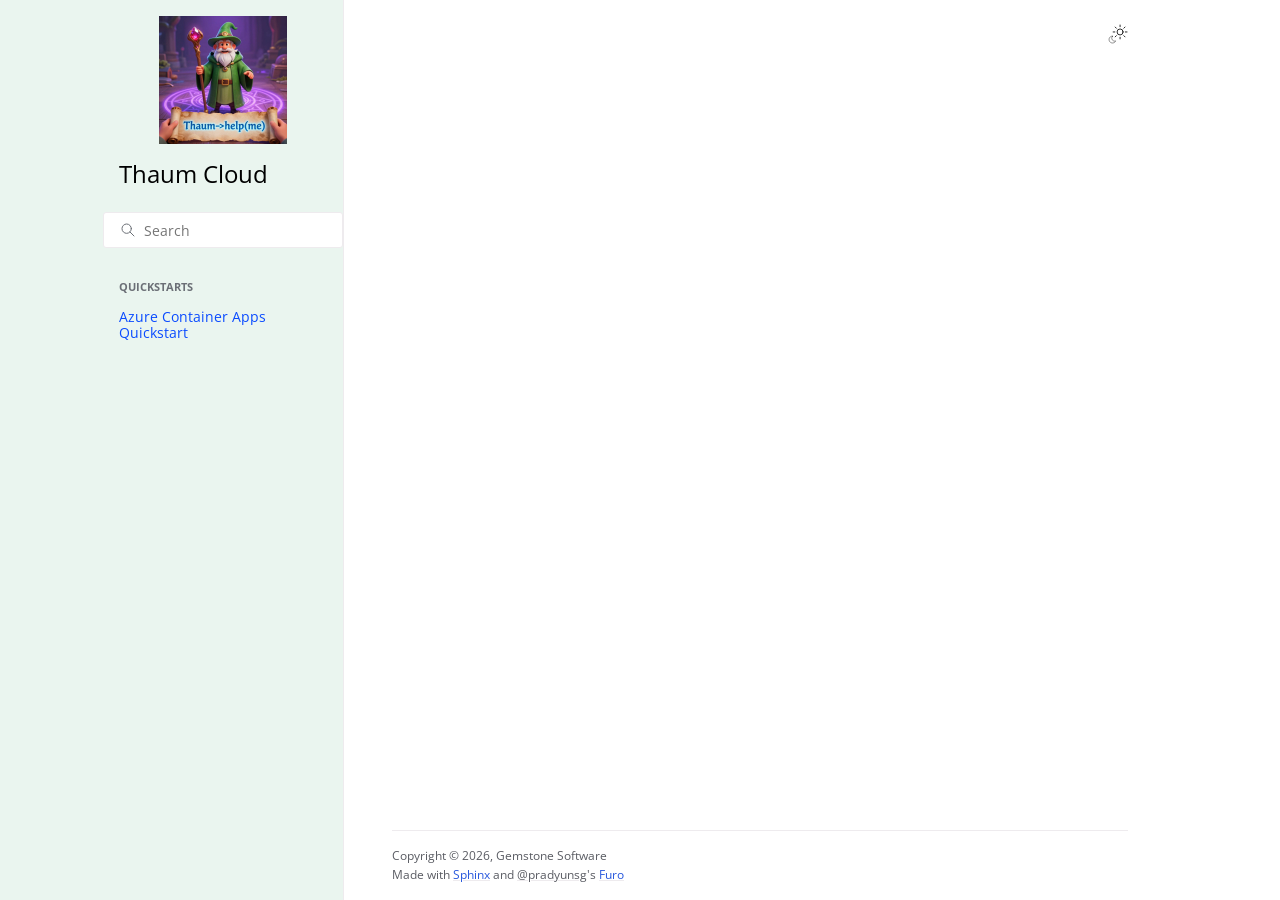
<file: search.html>
<!doctype html>
<html class="no-js" lang="en" data-content_root="./">
  <head>
<meta charset="utf-8">
    <meta name="viewport" content="width=device-width,initial-scale=1">
    <meta name="color-scheme" content="light dark"><link rel="index" title="Index" href="genindex.html"><link rel="search" title="Search" href="#">
        <link rel="prefetch" href="_static/Thaum_wizard_cgi.jpg" as="image">
        <link rel="prefetch" href="_static/Thaum_wizard_cgi.jpg" as="image">

    <!-- Generated with Sphinx 8.2.3 and Furo 2025.12.19 -->
<meta name="robots" content="noindex" />
<title>Search - Thaum Cloud</title><link rel="stylesheet" type="text/css" href="_static/pygments.css?v=03e43079" />
    <link rel="stylesheet" type="text/css" href="_static/styles/furo.css?v=7bdb33bb" />
    <link rel="stylesheet" type="text/css" href="_static/copybutton.css?v=76b2166b" />
    <link rel="stylesheet" type="text/css" href="_static/sphinx-design.min.css?v=95c83b7e" />
    <link rel="stylesheet" type="text/css" href="_static/custom.css?v=35210c4e" />
    <link rel="stylesheet" type="text/css" href="_static/styles/furo-extensions.css?v=8dab3a3b" />
    
    


<style>
  body {
    --color-code-background: #eeffcc;
  --color-code-foreground: black;
  --font-stack: "Open Sans", ui-sans-serif, system-ui, sans-serif;
  --font-stack--monospace: "Source Code Pro", ui-monospace, monospace;
  --color-thaum-heading-border: #2e7d4a;
  --color-sidebar-background: #eaf5ef;
  --color-table-header-background: var(--color-sidebar-background);
  --color-code-background: #eef0f3;
  --color-thaum-target-accent: #6D28D9;
  
  }
  @media not print {
    body[data-theme="dark"] {
      --color-code-background: #202020;
  --color-code-foreground: #d0d0d0;
  --font-stack: "Open Sans", ui-sans-serif, system-ui, sans-serif;
  --font-stack--monospace: "Source Code Pro", ui-monospace, monospace;
  --color-thaum-heading-border: #5cb87a;
  --color-sidebar-background: #0d1a12;
  --color-table-header-background: #15241b;
  --color-thaum-target-accent: #C4B5FD;
  
    }
    @media (prefers-color-scheme: dark) {
      body:not([data-theme="light"]) {
        --color-code-background: #202020;
  --color-code-foreground: #d0d0d0;
  --font-stack: "Open Sans", ui-sans-serif, system-ui, sans-serif;
  --font-stack--monospace: "Source Code Pro", ui-monospace, monospace;
  --color-thaum-heading-border: #5cb87a;
  --color-sidebar-background: #0d1a12;
  --color-table-header-background: #15241b;
  --color-thaum-target-accent: #C4B5FD;
  
      }
    }
  }
</style></head>
  <body>
    
    <script>
      document.body.dataset.theme = localStorage.getItem("theme") || "auto";
    </script>
    

<svg xmlns="http://www.w3.org/2000/svg" style="display: none;">
  <symbol id="svg-toc" viewBox="0 0 24 24">
    <title>Contents</title>
    <svg stroke="currentColor" fill="currentColor" stroke-width="0" viewBox="0 0 1024 1024">
      <path d="M408 442h480c4.4 0 8-3.6 8-8v-56c0-4.4-3.6-8-8-8H408c-4.4 0-8 3.6-8 8v56c0 4.4 3.6 8 8 8zm-8 204c0 4.4 3.6 8 8 8h480c4.4 0 8-3.6 8-8v-56c0-4.4-3.6-8-8-8H408c-4.4 0-8 3.6-8 8v56zm504-486H120c-4.4 0-8 3.6-8 8v56c0 4.4 3.6 8 8 8h784c4.4 0 8-3.6 8-8v-56c0-4.4-3.6-8-8-8zm0 632H120c-4.4 0-8 3.6-8 8v56c0 4.4 3.6 8 8 8h784c4.4 0 8-3.6 8-8v-56c0-4.4-3.6-8-8-8zM115.4 518.9L271.7 642c5.8 4.6 14.4.5 14.4-6.9V388.9c0-7.4-8.5-11.5-14.4-6.9L115.4 505.1a8.74 8.74 0 0 0 0 13.8z"/>
    </svg>
  </symbol>
  <symbol id="svg-menu" viewBox="0 0 24 24">
    <title>Menu</title>
    <svg xmlns="http://www.w3.org/2000/svg" viewBox="0 0 24 24" fill="none" stroke="currentColor"
      stroke-width="2" stroke-linecap="round" stroke-linejoin="round" class="feather-menu">
      <line x1="3" y1="12" x2="21" y2="12"></line>
      <line x1="3" y1="6" x2="21" y2="6"></line>
      <line x1="3" y1="18" x2="21" y2="18"></line>
    </svg>
  </symbol>
  <symbol id="svg-arrow-right" viewBox="0 0 24 24">
    <title>Expand</title>
    <svg xmlns="http://www.w3.org/2000/svg" viewBox="0 0 24 24" fill="none" stroke="currentColor"
      stroke-width="2" stroke-linecap="round" stroke-linejoin="round" class="feather-chevron-right">
      <polyline points="9 18 15 12 9 6"></polyline>
    </svg>
  </symbol>
  <symbol id="svg-sun" viewBox="0 0 24 24">
    <title>Light mode</title>
    <svg xmlns="http://www.w3.org/2000/svg" viewBox="0 0 24 24" fill="none" stroke="currentColor"
      stroke-width="1" stroke-linecap="round" stroke-linejoin="round" class="feather-sun">
      <circle cx="12" cy="12" r="5"></circle>
      <line x1="12" y1="1" x2="12" y2="3"></line>
      <line x1="12" y1="21" x2="12" y2="23"></line>
      <line x1="4.22" y1="4.22" x2="5.64" y2="5.64"></line>
      <line x1="18.36" y1="18.36" x2="19.78" y2="19.78"></line>
      <line x1="1" y1="12" x2="3" y2="12"></line>
      <line x1="21" y1="12" x2="23" y2="12"></line>
      <line x1="4.22" y1="19.78" x2="5.64" y2="18.36"></line>
      <line x1="18.36" y1="5.64" x2="19.78" y2="4.22"></line>
    </svg>
  </symbol>
  <symbol id="svg-moon" viewBox="0 0 24 24">
    <title>Dark mode</title>
    <svg xmlns="http://www.w3.org/2000/svg" viewBox="0 0 24 24" fill="none" stroke="currentColor"
      stroke-width="1" stroke-linecap="round" stroke-linejoin="round" class="icon-tabler-moon">
      <path stroke="none" d="M0 0h24v24H0z" fill="none" />
      <path d="M12 3c.132 0 .263 0 .393 0a7.5 7.5 0 0 0 7.92 12.446a9 9 0 1 1 -8.313 -12.454z" />
    </svg>
  </symbol>
  <symbol id="svg-sun-with-moon" viewBox="0 0 24 24">
    <title>Auto light/dark, in light mode</title>
    <svg xmlns="http://www.w3.org/2000/svg" viewBox="0 0 24 24" fill="none" stroke="currentColor"
      stroke-width="1" stroke-linecap="round" stroke-linejoin="round"
      class="icon-custom-derived-from-feather-sun-and-tabler-moon">
      <path style="opacity: 50%" d="M 5.411 14.504 C 5.471 14.504 5.532 14.504 5.591 14.504 C 3.639 16.319 4.383 19.569 6.931 20.352 C 7.693 20.586 8.512 20.551 9.25 20.252 C 8.023 23.207 4.056 23.725 2.11 21.184 C 0.166 18.642 1.702 14.949 4.874 14.536 C 5.051 14.512 5.231 14.5 5.411 14.5 L 5.411 14.504 Z"/>
      <line x1="14.5" y1="3.25" x2="14.5" y2="1.25"/>
      <line x1="14.5" y1="15.85" x2="14.5" y2="17.85"/>
      <line x1="10.044" y1="5.094" x2="8.63" y2="3.68"/>
      <line x1="19" y1="14.05" x2="20.414" y2="15.464"/>
      <line x1="8.2" y1="9.55" x2="6.2" y2="9.55"/>
      <line x1="20.8" y1="9.55" x2="22.8" y2="9.55"/>
      <line x1="10.044" y1="14.006" x2="8.63" y2="15.42"/>
      <line x1="19" y1="5.05" x2="20.414" y2="3.636"/>
      <circle cx="14.5" cy="9.55" r="3.6"/>
    </svg>
  </symbol>
  <symbol id="svg-moon-with-sun" viewBox="0 0 24 24">
    <title>Auto light/dark, in dark mode</title>
    <svg xmlns="http://www.w3.org/2000/svg" viewBox="0 0 24 24" fill="none" stroke="currentColor"
      stroke-width="1" stroke-linecap="round" stroke-linejoin="round"
      class="icon-custom-derived-from-feather-sun-and-tabler-moon">
      <path d="M 8.282 7.007 C 8.385 7.007 8.494 7.007 8.595 7.007 C 5.18 10.184 6.481 15.869 10.942 17.24 C 12.275 17.648 13.706 17.589 15 17.066 C 12.851 22.236 5.91 23.143 2.505 18.696 C -0.897 14.249 1.791 7.786 7.342 7.063 C 7.652 7.021 7.965 7 8.282 7 L 8.282 7.007 Z"/>
      <line style="opacity: 50%" x1="18" y1="3.705" x2="18" y2="2.5"/>
      <line style="opacity: 50%" x1="18" y1="11.295" x2="18" y2="12.5"/>
      <line style="opacity: 50%" x1="15.316" y1="4.816" x2="14.464" y2="3.964"/>
      <line style="opacity: 50%" x1="20.711" y1="10.212" x2="21.563" y2="11.063"/>
      <line style="opacity: 50%" x1="14.205" y1="7.5" x2="13.001" y2="7.5"/>
      <line style="opacity: 50%" x1="21.795" y1="7.5" x2="23" y2="7.5"/>
      <line style="opacity: 50%" x1="15.316" y1="10.184" x2="14.464" y2="11.036"/>
      <line style="opacity: 50%" x1="20.711" y1="4.789" x2="21.563" y2="3.937"/>
      <circle style="opacity: 50%" cx="18" cy="7.5" r="2.169"/>
    </svg>
  </symbol>
  <symbol id="svg-pencil" viewBox="0 0 24 24">
    <svg xmlns="http://www.w3.org/2000/svg" viewBox="0 0 24 24" fill="none" stroke="currentColor"
      stroke-width="1" stroke-linecap="round" stroke-linejoin="round" class="icon-tabler-pencil-code">
      <path d="M4 20h4l10.5 -10.5a2.828 2.828 0 1 0 -4 -4l-10.5 10.5v4" />
      <path d="M13.5 6.5l4 4" />
      <path d="M20 21l2 -2l-2 -2" />
      <path d="M17 17l-2 2l2 2" />
    </svg>
  </symbol>
  <symbol id="svg-eye" viewBox="0 0 24 24">
    <svg xmlns="http://www.w3.org/2000/svg" viewBox="0 0 24 24" fill="none" stroke="currentColor"
      stroke-width="1" stroke-linecap="round" stroke-linejoin="round" class="icon-tabler-eye-code">
      <path stroke="none" d="M0 0h24v24H0z" fill="none" />
      <path d="M10 12a2 2 0 1 0 4 0a2 2 0 0 0 -4 0" />
      <path
        d="M11.11 17.958c-3.209 -.307 -5.91 -2.293 -8.11 -5.958c2.4 -4 5.4 -6 9 -6c3.6 0 6.6 2 9 6c-.21 .352 -.427 .688 -.647 1.008" />
      <path d="M20 21l2 -2l-2 -2" />
      <path d="M17 17l-2 2l2 2" />
    </svg>
  </symbol>
</svg>

<input type="checkbox" class="sidebar-toggle" name="__navigation" id="__navigation" aria-label="Toggle site navigation sidebar">
<input type="checkbox" class="sidebar-toggle" name="__toc" id="__toc" aria-label="Toggle table of contents sidebar">
<label class="overlay sidebar-overlay" for="__navigation"></label>
<label class="overlay toc-overlay" for="__toc"></label>

<a class="skip-to-content muted-link" href="#furo-main-content">Skip to content</a>



<div class="page">
  <header class="mobile-header">
    <div class="header-left">
      <label class="nav-overlay-icon" for="__navigation">
        <span class="icon"><svg><use href="#svg-menu"></use></svg></span>
      </label>
    </div>
    <div class="header-center">
      <a href="index.html"><div class="brand">Thaum Cloud</div></a>
    </div>
    <div class="header-right">
      <div class="theme-toggle-container theme-toggle-header">
        <button class="theme-toggle" aria-label="Toggle Light / Dark / Auto color theme">
          <svg class="theme-icon-when-auto-light"><use href="#svg-sun-with-moon"></use></svg>
          <svg class="theme-icon-when-auto-dark"><use href="#svg-moon-with-sun"></use></svg>
          <svg class="theme-icon-when-dark"><use href="#svg-moon"></use></svg>
          <svg class="theme-icon-when-light"><use href="#svg-sun"></use></svg>
        </button>
      </div>
      <label class="toc-overlay-icon toc-header-icon no-toc" for="__toc">
        <span class="icon"><svg><use href="#svg-toc"></use></svg></span>
      </label>
    </div>
  </header>
  <aside class="sidebar-drawer">
    <div class="sidebar-container">
      
      <div class="sidebar-sticky"><a class="sidebar-brand" href="index.html">
  <div class="sidebar-logo-container">
    <img class="sidebar-logo only-light" src="_static/Thaum_wizard_cgi.jpg" alt="Light Logo"/>
    <img class="sidebar-logo only-dark" src="_static/Thaum_wizard_cgi.jpg" alt="Dark Logo"/>
  </div>
  
  <span class="sidebar-brand-text">Thaum Cloud</span>
  
</a><form class="sidebar-search-container" method="get" action="#" role="search">
  <input class="sidebar-search" placeholder="Search" name="q" aria-label="Search">
  <input type="hidden" name="check_keywords" value="yes">
  <input type="hidden" name="area" value="default">
</form>
<div id="searchbox"></div><div class="sidebar-scroll"><div class="sidebar-tree">
  <p class="caption" role="heading"><span class="caption-text">Quickstarts</span></p>
<ul>
<li class="toctree-l1"><a class="reference internal" href="quickstart/azure/quickstart_aca.html">Azure Container Apps Quickstart</a></li>
</ul>

</div>
</div>

      </div>
      
    </div>
  </aside>
  <div class="main">
    <div class="content">
      <div class="article-container">
        <a href="#" class="back-to-top muted-link">
          <svg xmlns="http://www.w3.org/2000/svg" viewBox="0 0 24 24">
            <path d="M13 20h-2V8l-5.5 5.5-1.42-1.42L12 4.16l7.92 7.92-1.42 1.42L13 8v12z"></path>
          </svg>
          <span>Back to top</span>
        </a>
        <div class="content-icon-container">
          <div class="theme-toggle-container theme-toggle-content">
            <button class="theme-toggle" aria-label="Toggle Light / Dark / Auto color theme">
              <svg class="theme-icon-when-auto-light"><use href="#svg-sun-with-moon"></use></svg>
              <svg class="theme-icon-when-auto-dark"><use href="#svg-moon-with-sun"></use></svg>
              <svg class="theme-icon-when-dark"><use href="#svg-moon"></use></svg>
              <svg class="theme-icon-when-light"><use href="#svg-sun"></use></svg>
            </button>
          </div>
          <label class="toc-overlay-icon toc-content-icon no-toc" for="__toc">
            <span class="icon"><svg><use href="#svg-toc"></use></svg></span>
          </label>
        </div>
        <article role="main" id="furo-main-content">
          
<noscript>
<div class="admonition error">
  <p class="admonition-title">Error</p>
  <p>
    Please activate JavaScript to enable the search functionality.
  </p>
</div>
</noscript>

<div id="search-results"></div>

        </article>
      </div>
      <footer>
        
        <div class="related-pages">
          
          
        </div>
        <div class="bottom-of-page">
          <div class="left-details">
            <div class="copyright">
                Copyright &#169; 2026, Gemstone Software
            </div>
            Made with <a href="https://www.sphinx-doc.org/">Sphinx</a> and <a class="muted-link" href="https://pradyunsg.me">@pradyunsg</a>'s
            
            <a href="https://github.com/pradyunsg/furo">Furo</a>
            
          </div>
          <div class="right-details">
            
          </div>
        </div>
        
      </footer>
    </div>
    <aside class="toc-drawer no-toc">
      
      
      
    </aside>
  </div>
</div><script src="_static/documentation_options.js?v=01f34227"></script>
    <script src="_static/doctools.js?v=9bcbadda"></script>
    <script src="_static/sphinx_highlight.js?v=dc90522c"></script>
    <script src="_static/scripts/furo.js?v=46bd48cc"></script>
    <script src="_static/clipboard.min.js?v=a7894cd8"></script>
    <script src="_static/copybutton.js?v=f281be69"></script>
    <script src="_static/design-tabs.js?v=f930bc37"></script>
    
<script src="_static/searchtools.js"></script>
<script src="_static/language_data.js"></script>
<script src="searchindex.js"></script></body>
</html>
</file>
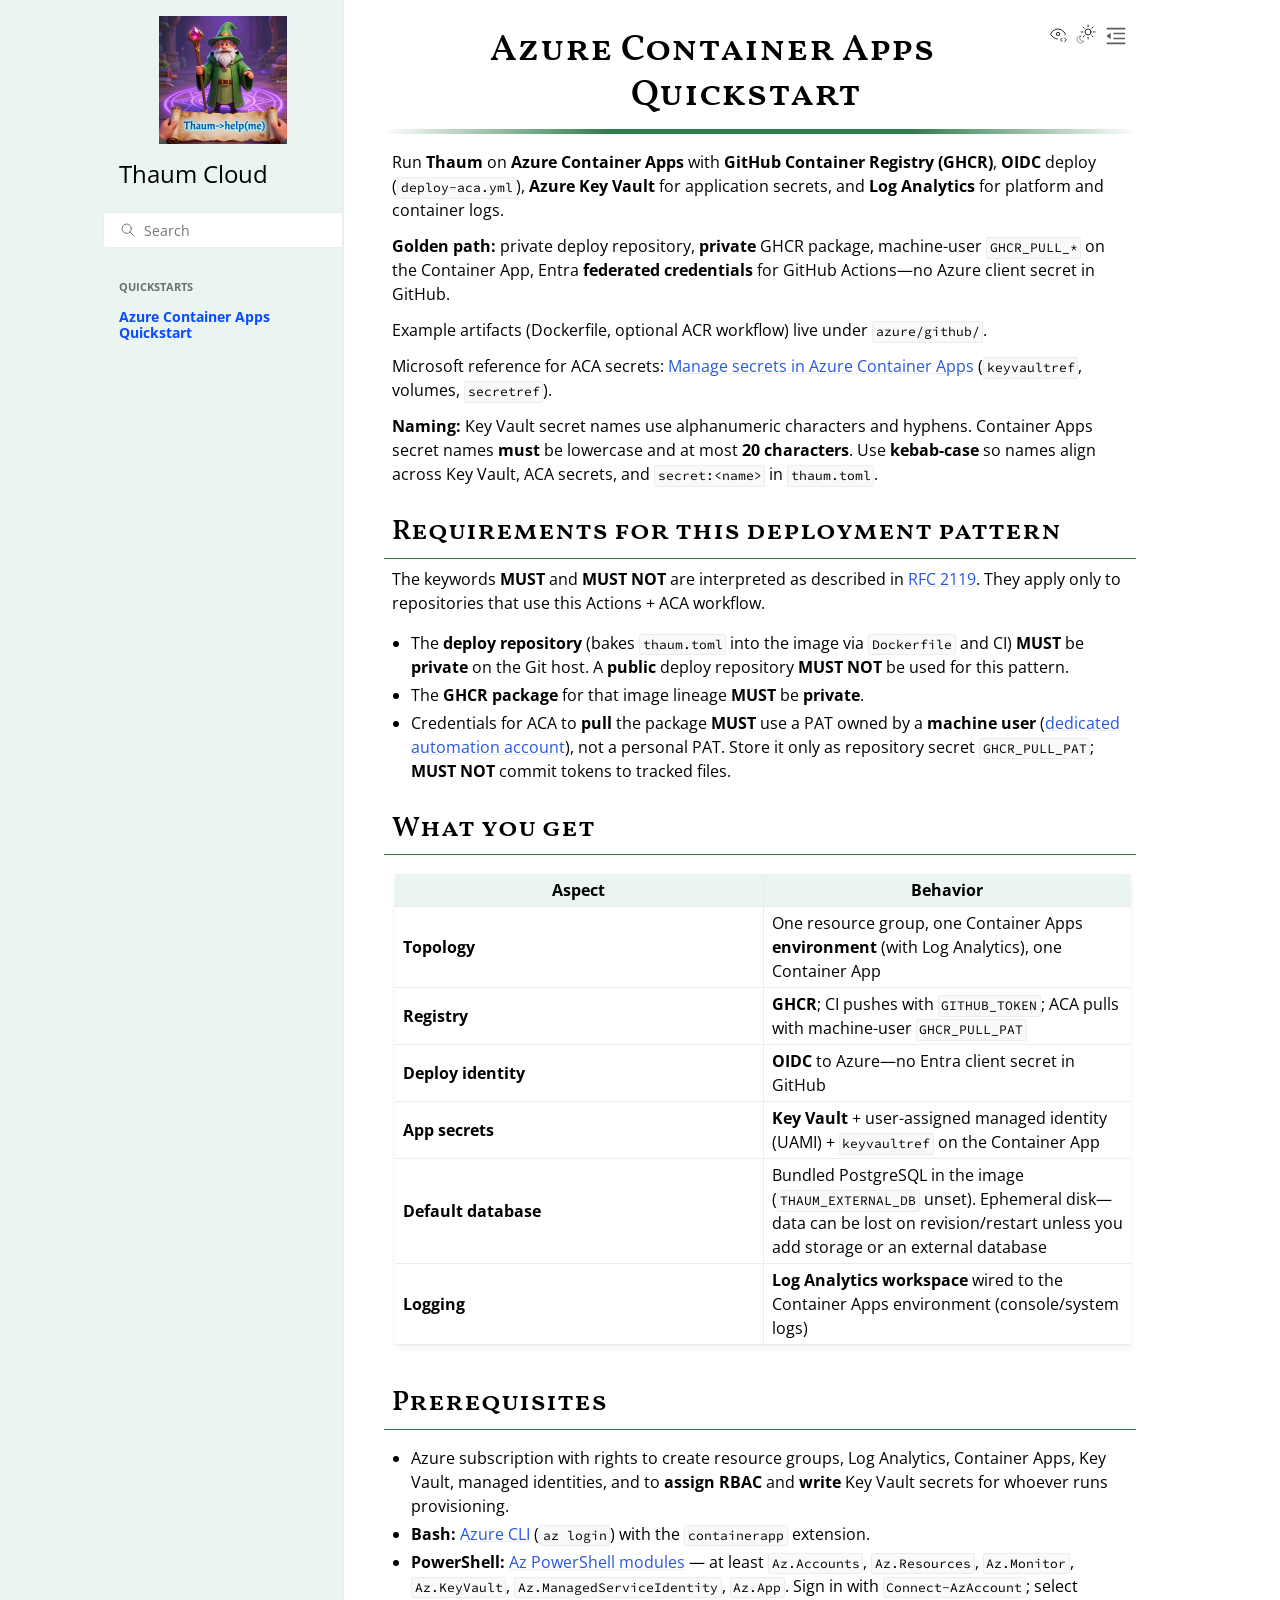
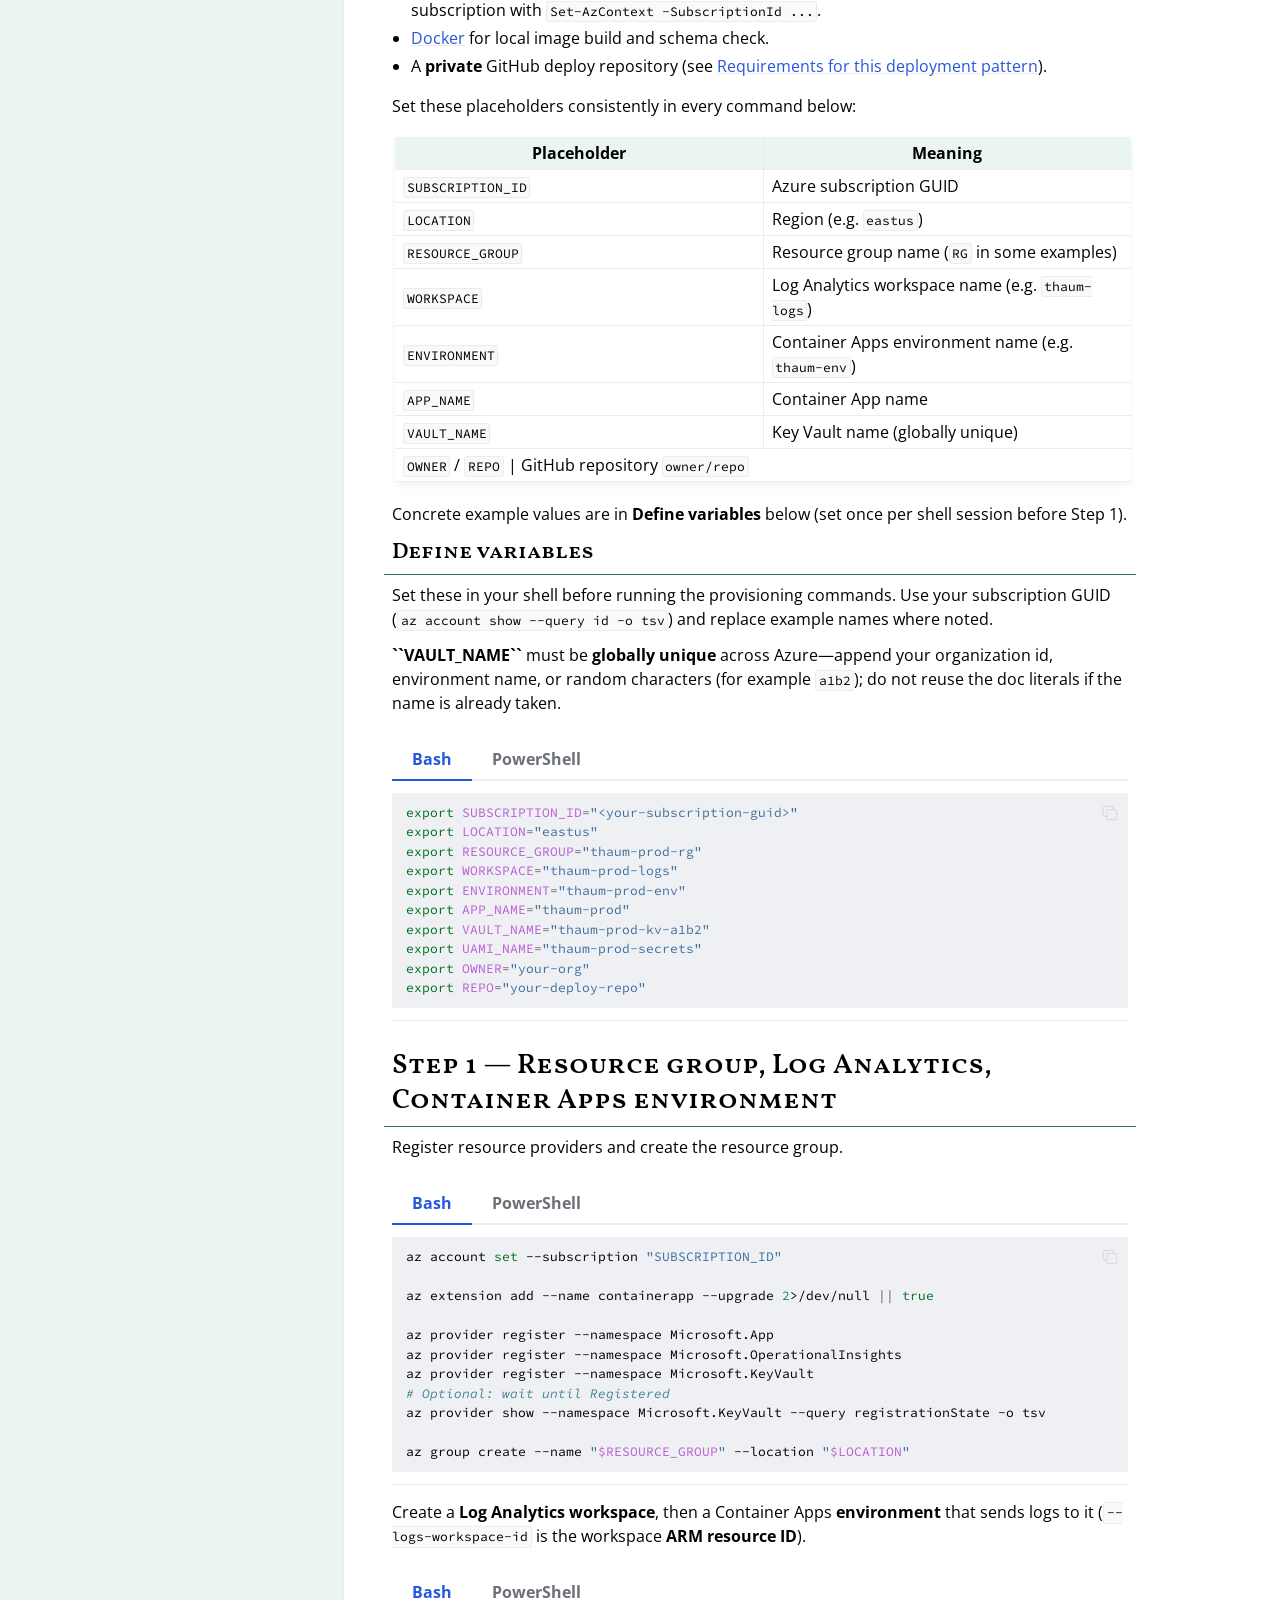
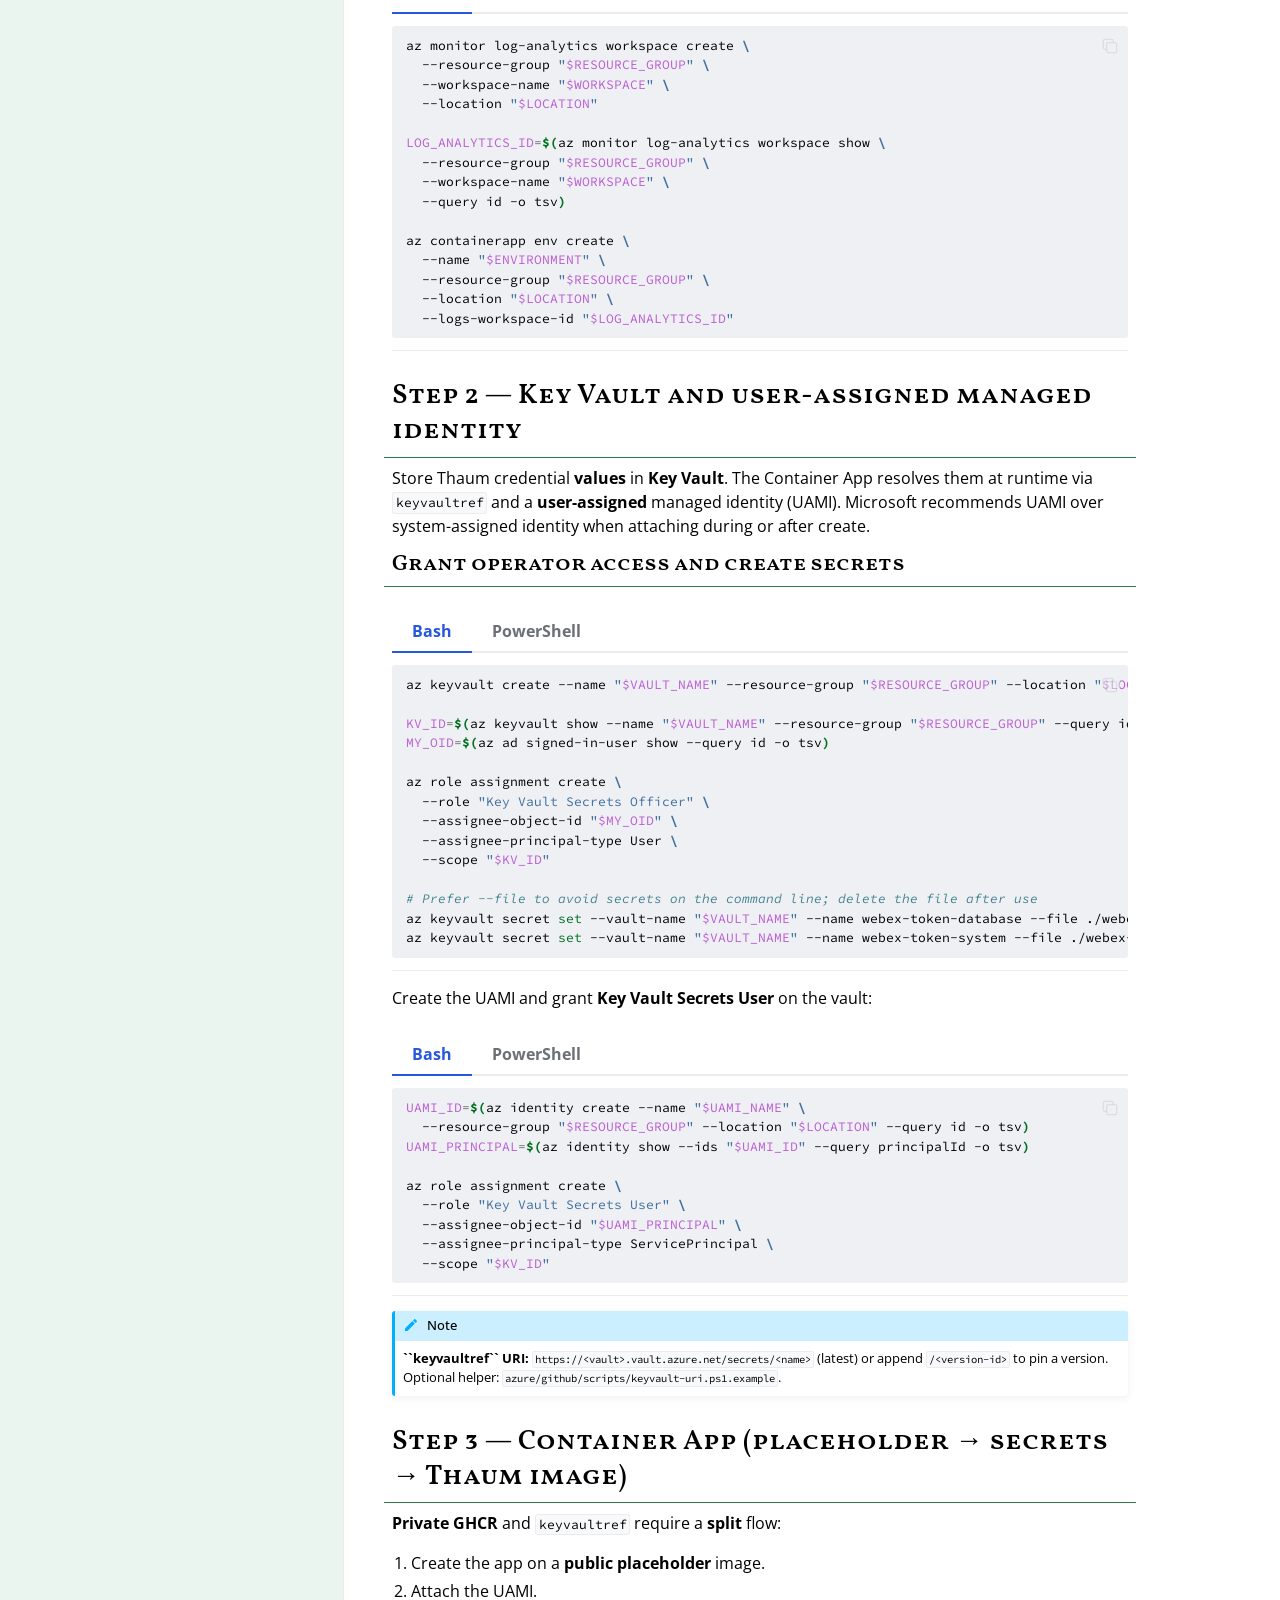
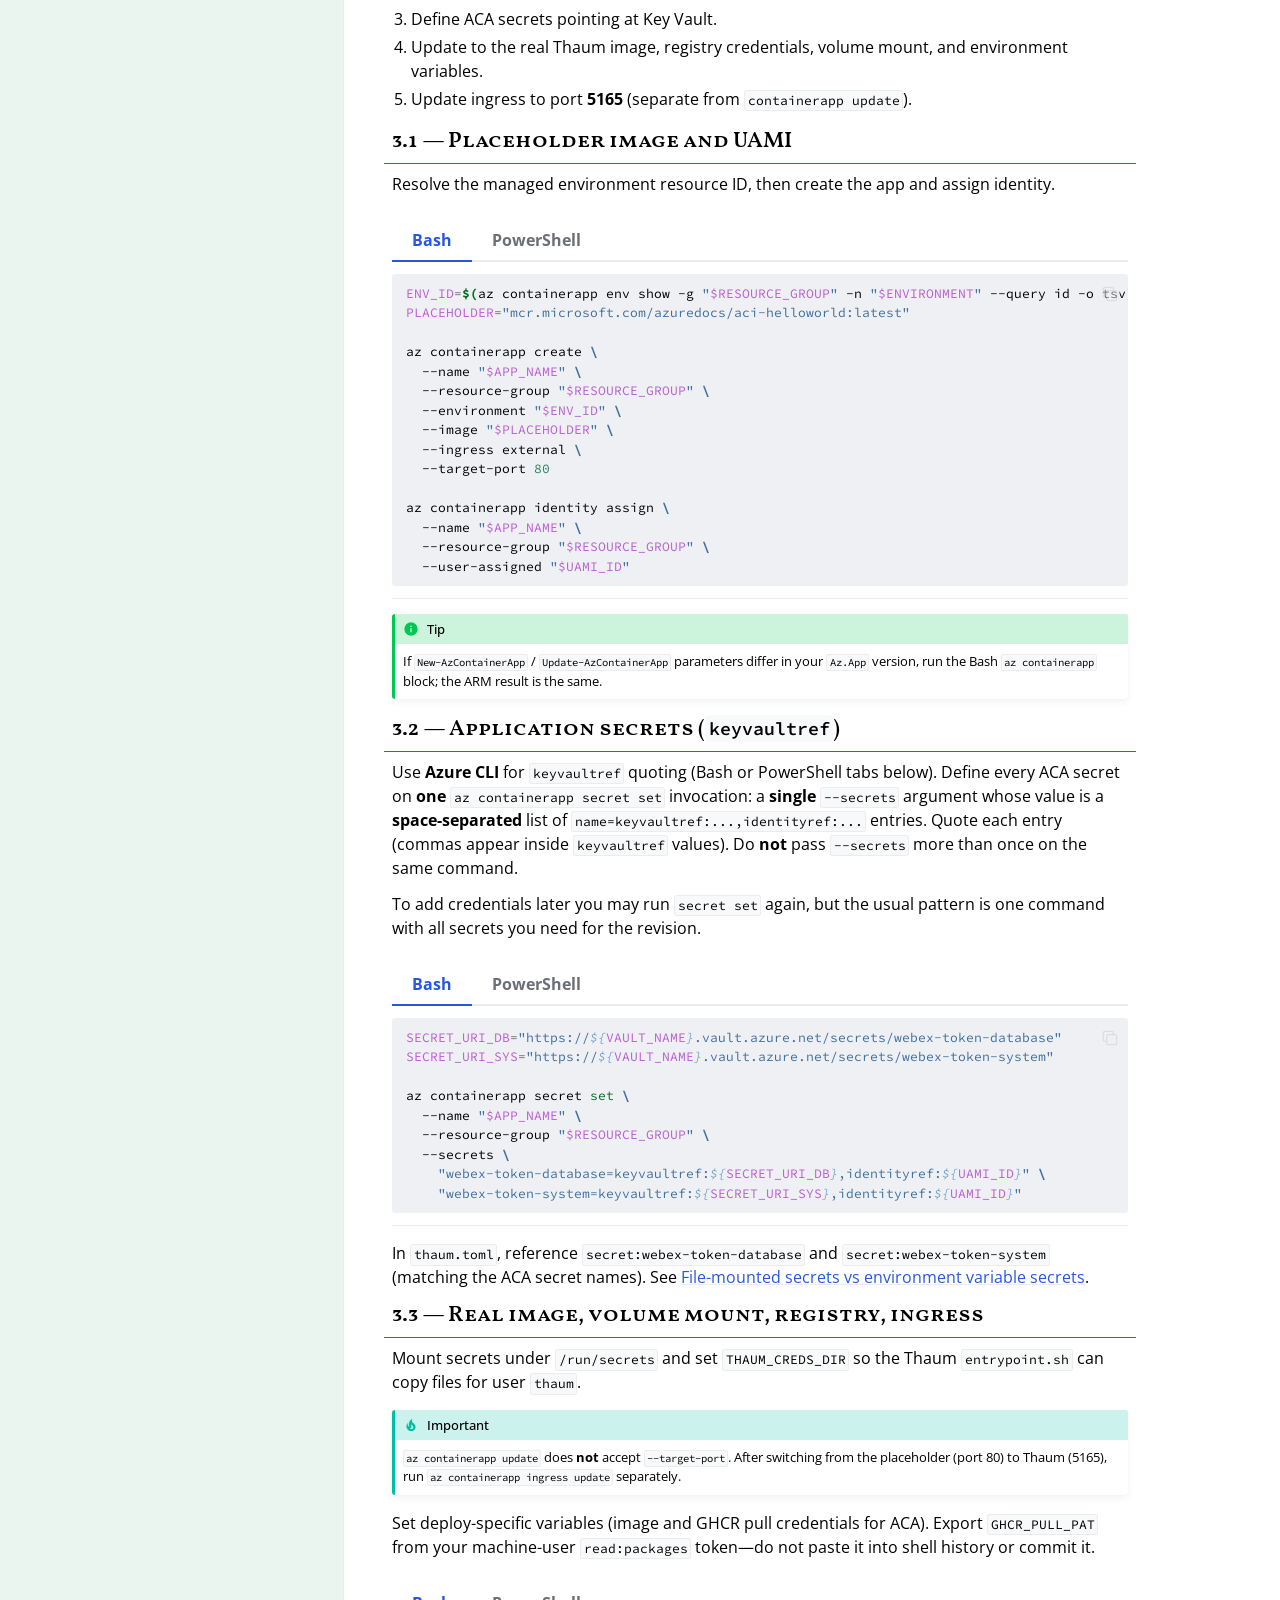
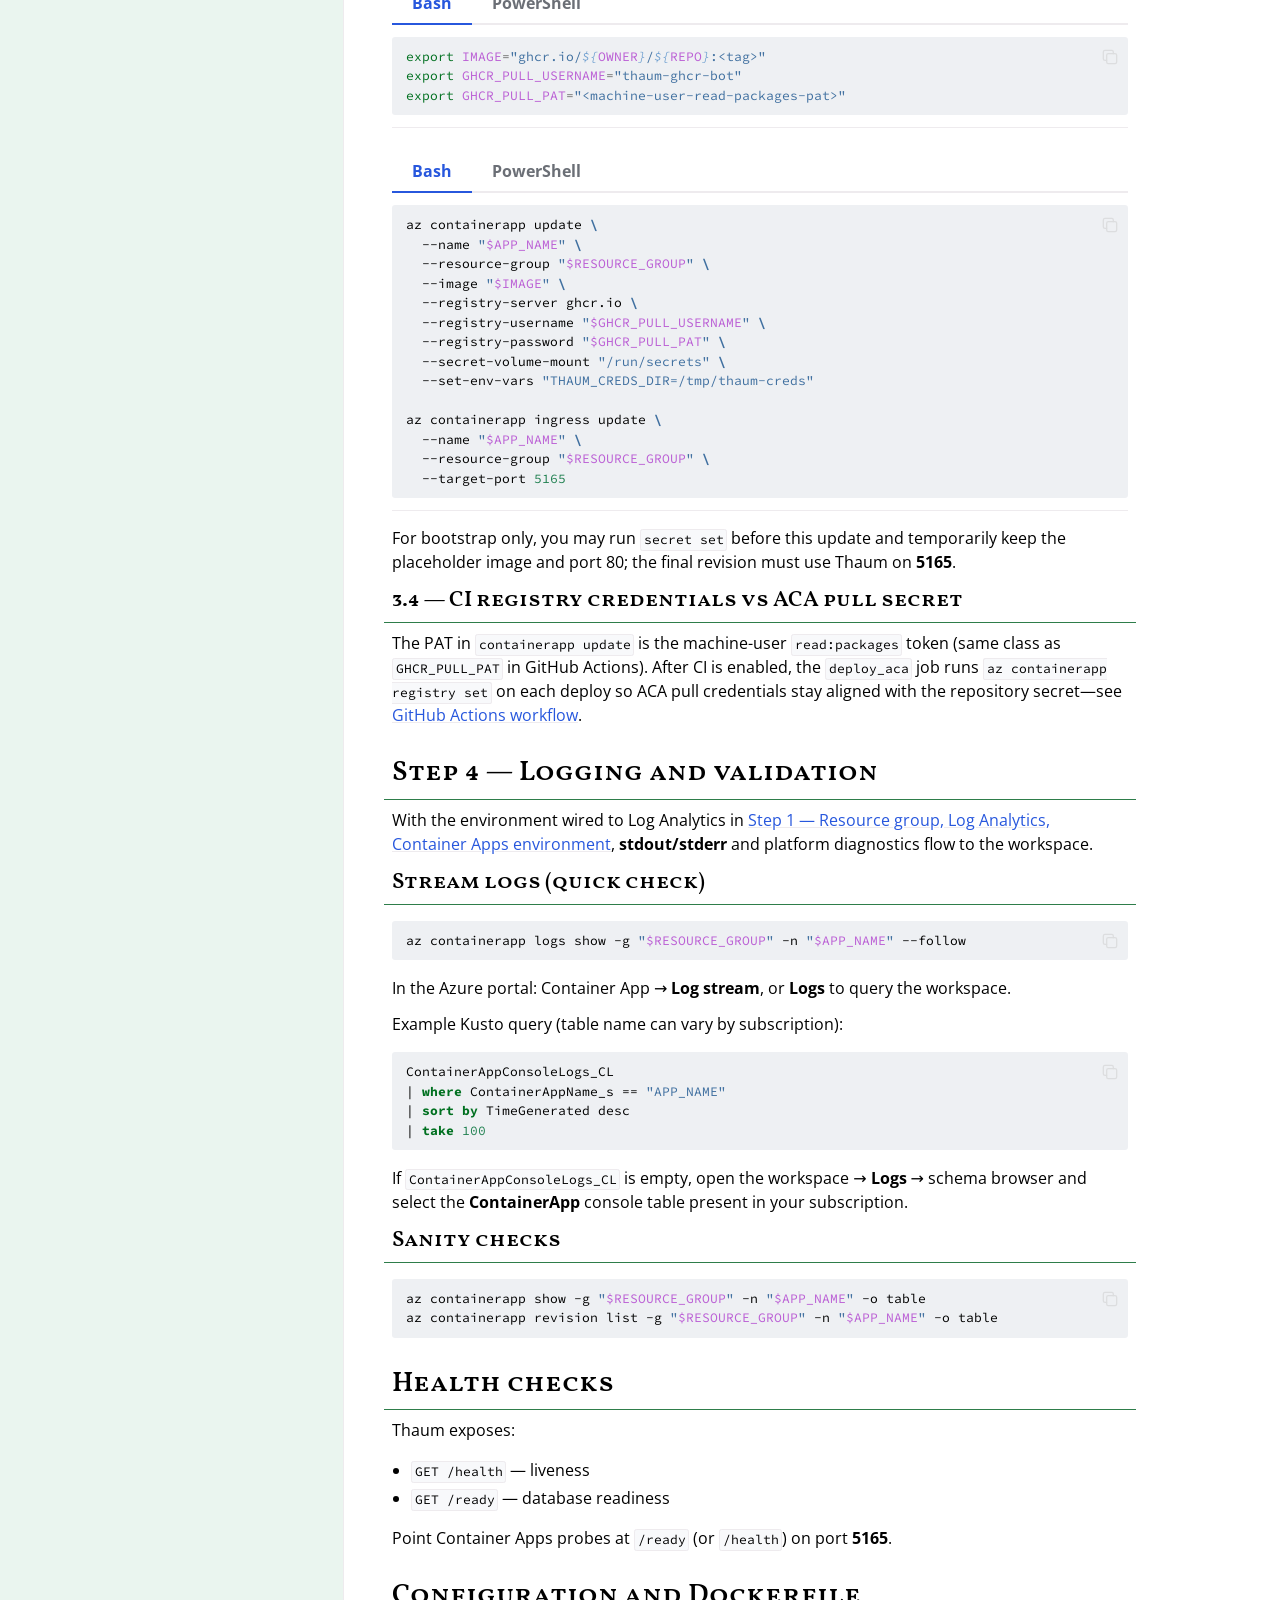
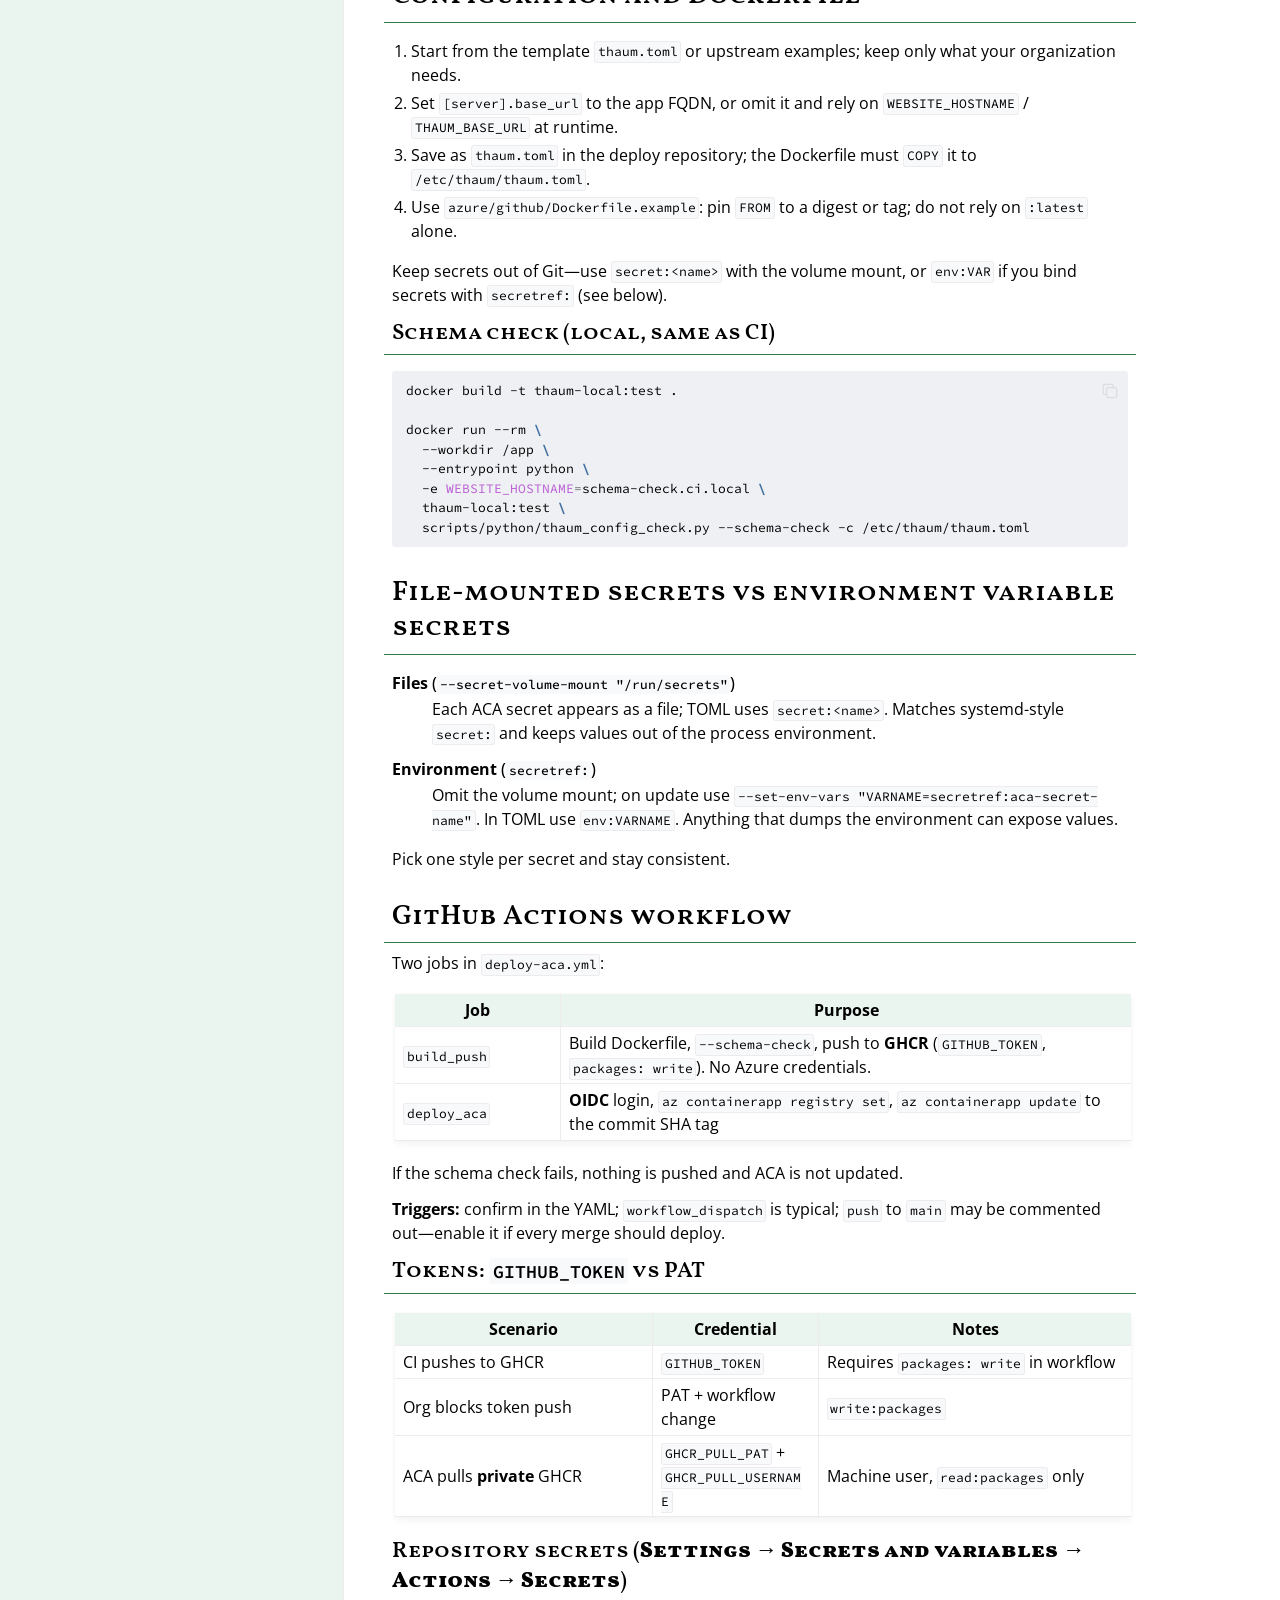
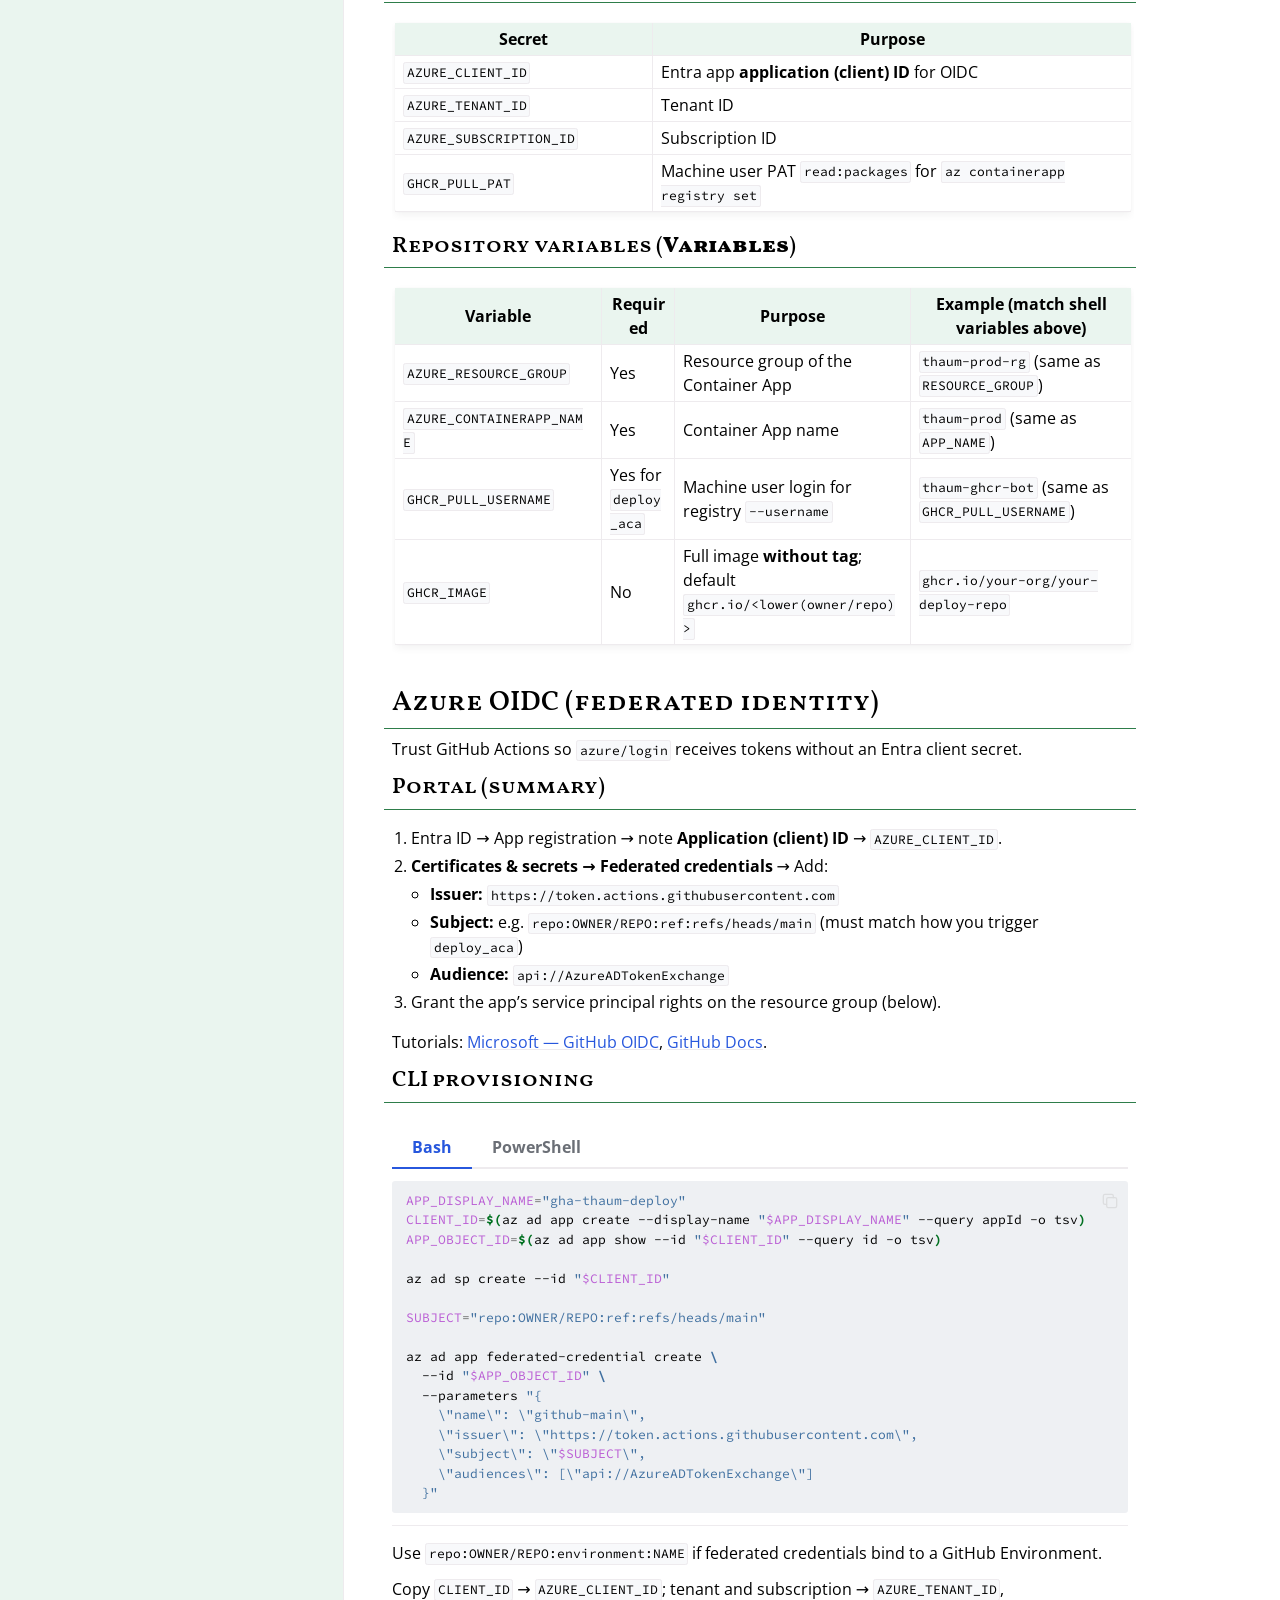
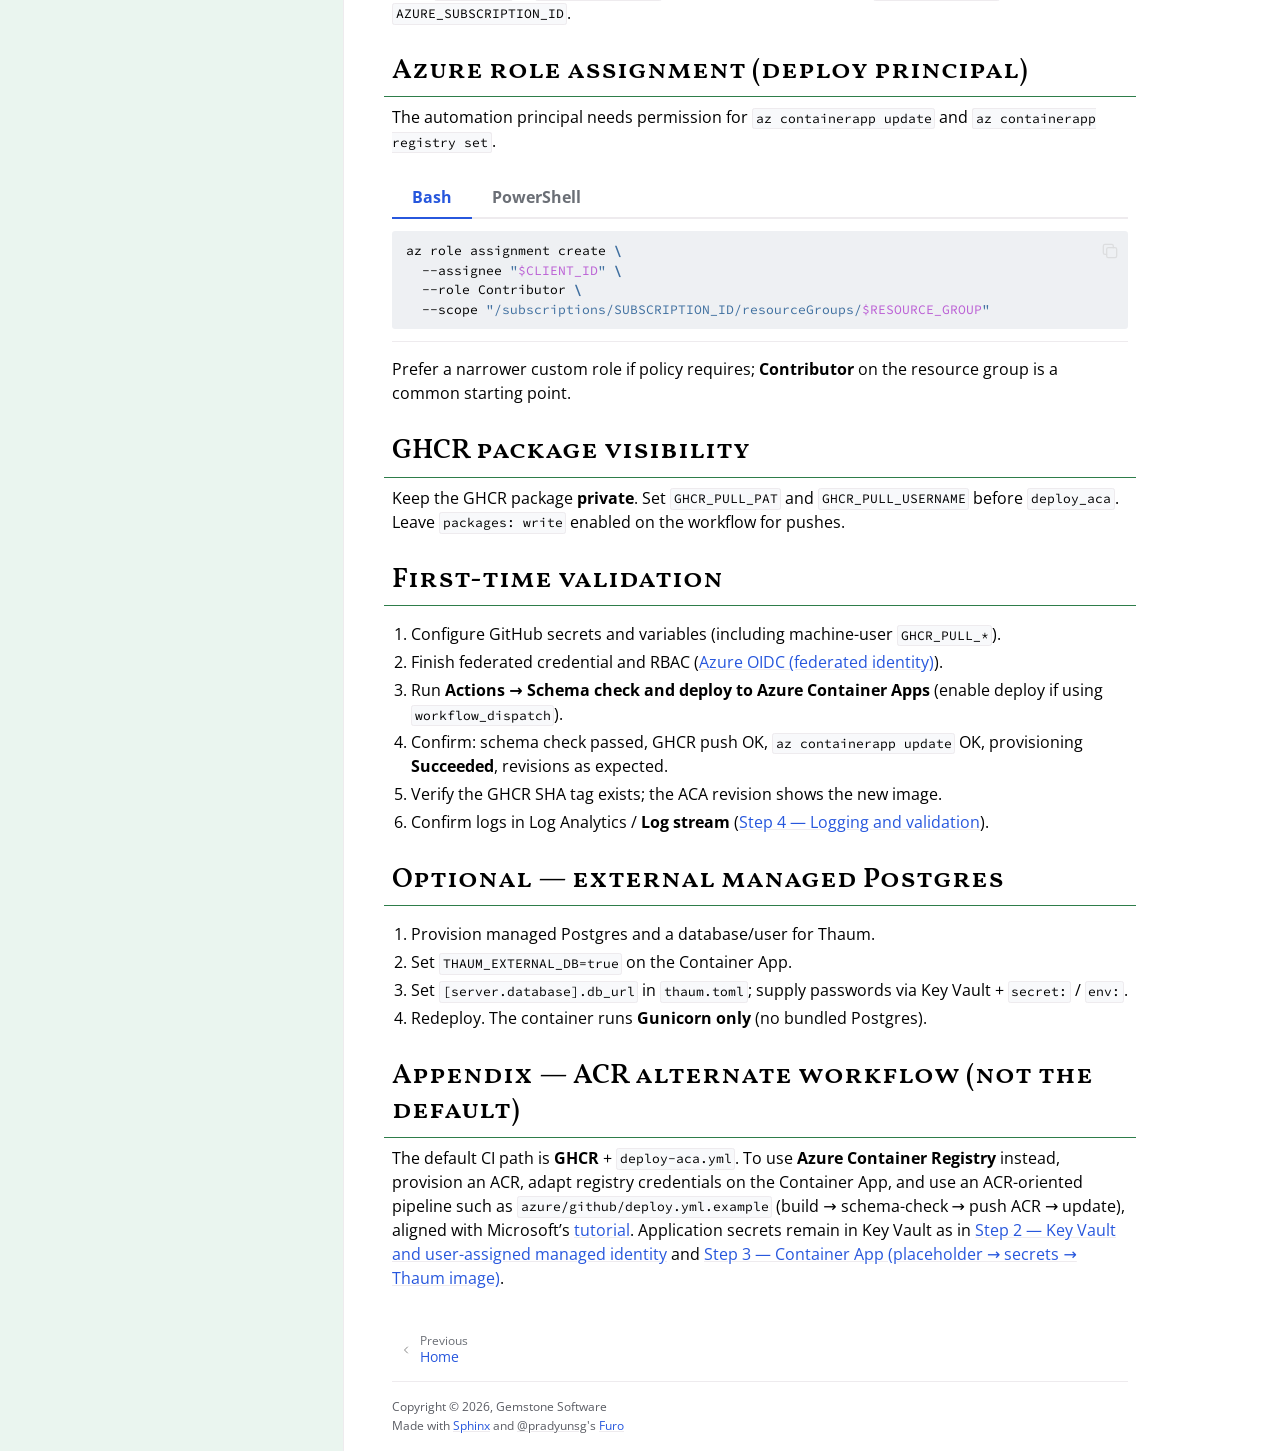
<file: quickstart/azure/quickstart_aca.html>
<!doctype html>
<html class="no-js" lang="en" data-content_root="../../">
  <head><meta charset="utf-8">
    <meta name="viewport" content="width=device-width,initial-scale=1">
    <meta name="color-scheme" content="light dark"><meta name="viewport" content="width=device-width, initial-scale=1" />
<link rel="index" title="Index" href="../../genindex.html"><link rel="search" title="Search" href="../../search.html"><link rel="prev" title="Thaum Cloud" href="../../index.html">
        <link rel="prefetch" href="../../_static/Thaum_wizard_cgi.jpg" as="image">
        <link rel="prefetch" href="../../_static/Thaum_wizard_cgi.jpg" as="image">

    <!-- Generated with Sphinx 8.2.3 and Furo 2025.12.19 -->
        <title>Azure Container Apps Quickstart - Thaum Cloud</title>
      <link rel="stylesheet" type="text/css" href="../../_static/pygments.css?v=03e43079" />
    <link rel="stylesheet" type="text/css" href="../../_static/styles/furo.css?v=7bdb33bb" />
    <link rel="stylesheet" type="text/css" href="../../_static/copybutton.css?v=76b2166b" />
    <link rel="stylesheet" type="text/css" href="../../_static/sphinx-design.min.css?v=95c83b7e" />
    <link rel="stylesheet" type="text/css" href="../../_static/custom.css?v=35210c4e" />
    <link rel="stylesheet" type="text/css" href="../../_static/styles/furo-extensions.css?v=8dab3a3b" />
    
    


<style>
  body {
    --color-code-background: #eeffcc;
  --color-code-foreground: black;
  --font-stack: "Open Sans", ui-sans-serif, system-ui, sans-serif;
  --font-stack--monospace: "Source Code Pro", ui-monospace, monospace;
  --color-thaum-heading-border: #2e7d4a;
  --color-sidebar-background: #eaf5ef;
  --color-table-header-background: var(--color-sidebar-background);
  --color-code-background: #eef0f3;
  --color-thaum-target-accent: #6D28D9;
  
  }
  @media not print {
    body[data-theme="dark"] {
      --color-code-background: #202020;
  --color-code-foreground: #d0d0d0;
  --font-stack: "Open Sans", ui-sans-serif, system-ui, sans-serif;
  --font-stack--monospace: "Source Code Pro", ui-monospace, monospace;
  --color-thaum-heading-border: #5cb87a;
  --color-sidebar-background: #0d1a12;
  --color-table-header-background: #15241b;
  --color-thaum-target-accent: #C4B5FD;
  
    }
    @media (prefers-color-scheme: dark) {
      body:not([data-theme="light"]) {
        --color-code-background: #202020;
  --color-code-foreground: #d0d0d0;
  --font-stack: "Open Sans", ui-sans-serif, system-ui, sans-serif;
  --font-stack--monospace: "Source Code Pro", ui-monospace, monospace;
  --color-thaum-heading-border: #5cb87a;
  --color-sidebar-background: #0d1a12;
  --color-table-header-background: #15241b;
  --color-thaum-target-accent: #C4B5FD;
  
      }
    }
  }
</style></head>
  <body>
    
    <script>
      document.body.dataset.theme = localStorage.getItem("theme") || "auto";
    </script>
    

<svg xmlns="http://www.w3.org/2000/svg" style="display: none;">
  <symbol id="svg-toc" viewBox="0 0 24 24">
    <title>Contents</title>
    <svg stroke="currentColor" fill="currentColor" stroke-width="0" viewBox="0 0 1024 1024">
      <path d="M408 442h480c4.4 0 8-3.6 8-8v-56c0-4.4-3.6-8-8-8H408c-4.4 0-8 3.6-8 8v56c0 4.4 3.6 8 8 8zm-8 204c0 4.4 3.6 8 8 8h480c4.4 0 8-3.6 8-8v-56c0-4.4-3.6-8-8-8H408c-4.4 0-8 3.6-8 8v56zm504-486H120c-4.4 0-8 3.6-8 8v56c0 4.4 3.6 8 8 8h784c4.4 0 8-3.6 8-8v-56c0-4.4-3.6-8-8-8zm0 632H120c-4.4 0-8 3.6-8 8v56c0 4.4 3.6 8 8 8h784c4.4 0 8-3.6 8-8v-56c0-4.4-3.6-8-8-8zM115.4 518.9L271.7 642c5.8 4.6 14.4.5 14.4-6.9V388.9c0-7.4-8.5-11.5-14.4-6.9L115.4 505.1a8.74 8.74 0 0 0 0 13.8z"/>
    </svg>
  </symbol>
  <symbol id="svg-menu" viewBox="0 0 24 24">
    <title>Menu</title>
    <svg xmlns="http://www.w3.org/2000/svg" viewBox="0 0 24 24" fill="none" stroke="currentColor"
      stroke-width="2" stroke-linecap="round" stroke-linejoin="round" class="feather-menu">
      <line x1="3" y1="12" x2="21" y2="12"></line>
      <line x1="3" y1="6" x2="21" y2="6"></line>
      <line x1="3" y1="18" x2="21" y2="18"></line>
    </svg>
  </symbol>
  <symbol id="svg-arrow-right" viewBox="0 0 24 24">
    <title>Expand</title>
    <svg xmlns="http://www.w3.org/2000/svg" viewBox="0 0 24 24" fill="none" stroke="currentColor"
      stroke-width="2" stroke-linecap="round" stroke-linejoin="round" class="feather-chevron-right">
      <polyline points="9 18 15 12 9 6"></polyline>
    </svg>
  </symbol>
  <symbol id="svg-sun" viewBox="0 0 24 24">
    <title>Light mode</title>
    <svg xmlns="http://www.w3.org/2000/svg" viewBox="0 0 24 24" fill="none" stroke="currentColor"
      stroke-width="1" stroke-linecap="round" stroke-linejoin="round" class="feather-sun">
      <circle cx="12" cy="12" r="5"></circle>
      <line x1="12" y1="1" x2="12" y2="3"></line>
      <line x1="12" y1="21" x2="12" y2="23"></line>
      <line x1="4.22" y1="4.22" x2="5.64" y2="5.64"></line>
      <line x1="18.36" y1="18.36" x2="19.78" y2="19.78"></line>
      <line x1="1" y1="12" x2="3" y2="12"></line>
      <line x1="21" y1="12" x2="23" y2="12"></line>
      <line x1="4.22" y1="19.78" x2="5.64" y2="18.36"></line>
      <line x1="18.36" y1="5.64" x2="19.78" y2="4.22"></line>
    </svg>
  </symbol>
  <symbol id="svg-moon" viewBox="0 0 24 24">
    <title>Dark mode</title>
    <svg xmlns="http://www.w3.org/2000/svg" viewBox="0 0 24 24" fill="none" stroke="currentColor"
      stroke-width="1" stroke-linecap="round" stroke-linejoin="round" class="icon-tabler-moon">
      <path stroke="none" d="M0 0h24v24H0z" fill="none" />
      <path d="M12 3c.132 0 .263 0 .393 0a7.5 7.5 0 0 0 7.92 12.446a9 9 0 1 1 -8.313 -12.454z" />
    </svg>
  </symbol>
  <symbol id="svg-sun-with-moon" viewBox="0 0 24 24">
    <title>Auto light/dark, in light mode</title>
    <svg xmlns="http://www.w3.org/2000/svg" viewBox="0 0 24 24" fill="none" stroke="currentColor"
      stroke-width="1" stroke-linecap="round" stroke-linejoin="round"
      class="icon-custom-derived-from-feather-sun-and-tabler-moon">
      <path style="opacity: 50%" d="M 5.411 14.504 C 5.471 14.504 5.532 14.504 5.591 14.504 C 3.639 16.319 4.383 19.569 6.931 20.352 C 7.693 20.586 8.512 20.551 9.25 20.252 C 8.023 23.207 4.056 23.725 2.11 21.184 C 0.166 18.642 1.702 14.949 4.874 14.536 C 5.051 14.512 5.231 14.5 5.411 14.5 L 5.411 14.504 Z"/>
      <line x1="14.5" y1="3.25" x2="14.5" y2="1.25"/>
      <line x1="14.5" y1="15.85" x2="14.5" y2="17.85"/>
      <line x1="10.044" y1="5.094" x2="8.63" y2="3.68"/>
      <line x1="19" y1="14.05" x2="20.414" y2="15.464"/>
      <line x1="8.2" y1="9.55" x2="6.2" y2="9.55"/>
      <line x1="20.8" y1="9.55" x2="22.8" y2="9.55"/>
      <line x1="10.044" y1="14.006" x2="8.63" y2="15.42"/>
      <line x1="19" y1="5.05" x2="20.414" y2="3.636"/>
      <circle cx="14.5" cy="9.55" r="3.6"/>
    </svg>
  </symbol>
  <symbol id="svg-moon-with-sun" viewBox="0 0 24 24">
    <title>Auto light/dark, in dark mode</title>
    <svg xmlns="http://www.w3.org/2000/svg" viewBox="0 0 24 24" fill="none" stroke="currentColor"
      stroke-width="1" stroke-linecap="round" stroke-linejoin="round"
      class="icon-custom-derived-from-feather-sun-and-tabler-moon">
      <path d="M 8.282 7.007 C 8.385 7.007 8.494 7.007 8.595 7.007 C 5.18 10.184 6.481 15.869 10.942 17.24 C 12.275 17.648 13.706 17.589 15 17.066 C 12.851 22.236 5.91 23.143 2.505 18.696 C -0.897 14.249 1.791 7.786 7.342 7.063 C 7.652 7.021 7.965 7 8.282 7 L 8.282 7.007 Z"/>
      <line style="opacity: 50%" x1="18" y1="3.705" x2="18" y2="2.5"/>
      <line style="opacity: 50%" x1="18" y1="11.295" x2="18" y2="12.5"/>
      <line style="opacity: 50%" x1="15.316" y1="4.816" x2="14.464" y2="3.964"/>
      <line style="opacity: 50%" x1="20.711" y1="10.212" x2="21.563" y2="11.063"/>
      <line style="opacity: 50%" x1="14.205" y1="7.5" x2="13.001" y2="7.5"/>
      <line style="opacity: 50%" x1="21.795" y1="7.5" x2="23" y2="7.5"/>
      <line style="opacity: 50%" x1="15.316" y1="10.184" x2="14.464" y2="11.036"/>
      <line style="opacity: 50%" x1="20.711" y1="4.789" x2="21.563" y2="3.937"/>
      <circle style="opacity: 50%" cx="18" cy="7.5" r="2.169"/>
    </svg>
  </symbol>
  <symbol id="svg-pencil" viewBox="0 0 24 24">
    <svg xmlns="http://www.w3.org/2000/svg" viewBox="0 0 24 24" fill="none" stroke="currentColor"
      stroke-width="1" stroke-linecap="round" stroke-linejoin="round" class="icon-tabler-pencil-code">
      <path d="M4 20h4l10.5 -10.5a2.828 2.828 0 1 0 -4 -4l-10.5 10.5v4" />
      <path d="M13.5 6.5l4 4" />
      <path d="M20 21l2 -2l-2 -2" />
      <path d="M17 17l-2 2l2 2" />
    </svg>
  </symbol>
  <symbol id="svg-eye" viewBox="0 0 24 24">
    <svg xmlns="http://www.w3.org/2000/svg" viewBox="0 0 24 24" fill="none" stroke="currentColor"
      stroke-width="1" stroke-linecap="round" stroke-linejoin="round" class="icon-tabler-eye-code">
      <path stroke="none" d="M0 0h24v24H0z" fill="none" />
      <path d="M10 12a2 2 0 1 0 4 0a2 2 0 0 0 -4 0" />
      <path
        d="M11.11 17.958c-3.209 -.307 -5.91 -2.293 -8.11 -5.958c2.4 -4 5.4 -6 9 -6c3.6 0 6.6 2 9 6c-.21 .352 -.427 .688 -.647 1.008" />
      <path d="M20 21l2 -2l-2 -2" />
      <path d="M17 17l-2 2l2 2" />
    </svg>
  </symbol>
</svg>

<input type="checkbox" class="sidebar-toggle" name="__navigation" id="__navigation" aria-label="Toggle site navigation sidebar">
<input type="checkbox" class="sidebar-toggle" name="__toc" id="__toc" aria-label="Toggle table of contents sidebar">
<label class="overlay sidebar-overlay" for="__navigation"></label>
<label class="overlay toc-overlay" for="__toc"></label>

<a class="skip-to-content muted-link" href="#furo-main-content">Skip to content</a>



<div class="page">
  <header class="mobile-header">
    <div class="header-left">
      <label class="nav-overlay-icon" for="__navigation">
        <span class="icon"><svg><use href="#svg-menu"></use></svg></span>
      </label>
    </div>
    <div class="header-center">
      <a href="../../index.html"><div class="brand">Thaum Cloud</div></a>
    </div>
    <div class="header-right">
      <div class="theme-toggle-container theme-toggle-header">
        <button class="theme-toggle" aria-label="Toggle Light / Dark / Auto color theme">
          <svg class="theme-icon-when-auto-light"><use href="#svg-sun-with-moon"></use></svg>
          <svg class="theme-icon-when-auto-dark"><use href="#svg-moon-with-sun"></use></svg>
          <svg class="theme-icon-when-dark"><use href="#svg-moon"></use></svg>
          <svg class="theme-icon-when-light"><use href="#svg-sun"></use></svg>
        </button>
      </div>
      <label class="toc-overlay-icon toc-header-icon" for="__toc">
        <span class="icon"><svg><use href="#svg-toc"></use></svg></span>
      </label>
    </div>
  </header>
  <aside class="sidebar-drawer">
    <div class="sidebar-container">
      
      <div class="sidebar-sticky"><a class="sidebar-brand" href="../../index.html">
  <div class="sidebar-logo-container">
    <img class="sidebar-logo only-light" src="../../_static/Thaum_wizard_cgi.jpg" alt="Light Logo"/>
    <img class="sidebar-logo only-dark" src="../../_static/Thaum_wizard_cgi.jpg" alt="Dark Logo"/>
  </div>
  
  <span class="sidebar-brand-text">Thaum Cloud</span>
  
</a><form class="sidebar-search-container" method="get" action="../../search.html" role="search">
  <input class="sidebar-search" placeholder="Search" name="q" aria-label="Search">
  <input type="hidden" name="check_keywords" value="yes">
  <input type="hidden" name="area" value="default">
</form>
<div id="searchbox"></div><div class="sidebar-scroll"><div class="sidebar-tree">
  <p class="caption" role="heading"><span class="caption-text">Quickstarts</span></p>
<ul class="current">
<li class="toctree-l1 current current-page"><a class="current reference internal" href="#">Azure Container Apps Quickstart</a></li>
</ul>

</div>
</div>

      </div>
      
    </div>
  </aside>
  <div class="main">
    <div class="content">
      <div class="article-container">
        <a href="#" class="back-to-top muted-link">
          <svg xmlns="http://www.w3.org/2000/svg" viewBox="0 0 24 24">
            <path d="M13 20h-2V8l-5.5 5.5-1.42-1.42L12 4.16l7.92 7.92-1.42 1.42L13 8v12z"></path>
          </svg>
          <span>Back to top</span>
        </a>
        <div class="content-icon-container">
          <div class="view-this-page">
  <a class="muted-link" href="../../_sources/quickstart/azure/quickstart_aca.rst.txt" title="View this page">
    <svg><use href="#svg-eye"></use></svg>
    <span class="visually-hidden">View this page</span>
  </a>
</div>
<div class="theme-toggle-container theme-toggle-content">
            <button class="theme-toggle" aria-label="Toggle Light / Dark / Auto color theme">
              <svg class="theme-icon-when-auto-light"><use href="#svg-sun-with-moon"></use></svg>
              <svg class="theme-icon-when-auto-dark"><use href="#svg-moon-with-sun"></use></svg>
              <svg class="theme-icon-when-dark"><use href="#svg-moon"></use></svg>
              <svg class="theme-icon-when-light"><use href="#svg-sun"></use></svg>
            </button>
          </div>
          <label class="toc-overlay-icon toc-content-icon" for="__toc">
            <span class="icon"><svg><use href="#svg-toc"></use></svg></span>
          </label>
        </div>
        <article role="main" id="furo-main-content">
          <section id="azure-container-apps-quickstart">
<h1>Azure Container Apps Quickstart<a class="headerlink" href="#azure-container-apps-quickstart" title="Link to this heading">¶</a></h1>
<p id="azure-aca-quickstart">Run <strong>Thaum</strong> on <strong>Azure Container Apps</strong> with <strong>GitHub Container Registry (GHCR)</strong>, <strong>OIDC</strong> deploy (<code class="docutils literal notranslate"><span class="pre">deploy-aca.yml</span></code>), <strong>Azure Key Vault</strong> for application secrets, and <strong>Log Analytics</strong> for platform and container logs.</p>
<p><strong>Golden path:</strong> private deploy repository, <strong>private</strong> GHCR package, machine-user <code class="docutils literal notranslate"><span class="pre">GHCR_PULL_*</span></code> on the Container App, Entra <strong>federated credentials</strong> for GitHub Actions—no Azure client secret in GitHub.</p>
<p>Example artifacts (Dockerfile, optional ACR workflow) live under <code class="docutils literal notranslate"><span class="pre">azure/github/</span></code>.</p>
<p>Microsoft reference for ACA secrets: <a class="reference external" href="https://learn.microsoft.com/en-us/azure/container-apps/manage-secrets?tabs=azure-cli">Manage secrets in Azure Container Apps</a> (<code class="docutils literal notranslate"><span class="pre">keyvaultref</span></code>, volumes, <code class="docutils literal notranslate"><span class="pre">secretref</span></code>).</p>
<p><strong>Naming:</strong> Key Vault secret names use alphanumeric characters and hyphens. Container Apps secret names <strong>must</strong> be lowercase and at most <strong>20 characters</strong>. Use <strong>kebab-case</strong> so names align across Key Vault, ACA secrets, and <code class="docutils literal notranslate"><span class="pre">secret:&lt;name&gt;</span></code> in <code class="docutils literal notranslate"><span class="pre">thaum.toml</span></code>.</p>
<section id="requirements-for-this-deployment-pattern">
<span id="azure-aca-requirements"></span><h2>Requirements for this deployment pattern<a class="headerlink" href="#requirements-for-this-deployment-pattern" title="Link to this heading">¶</a></h2>
<p>The keywords <strong>MUST</strong> and <strong>MUST NOT</strong> are interpreted as described in <a class="reference external" href="https://www.rfc-editor.org/info/rfc2119">RFC 2119</a>. They apply only to repositories that use this Actions + ACA workflow.</p>
<ul class="simple">
<li><p>The <strong>deploy repository</strong> (bakes <code class="docutils literal notranslate"><span class="pre">thaum.toml</span></code> into the image via <code class="docutils literal notranslate"><span class="pre">Dockerfile</span></code> and CI) <strong>MUST</strong> be <strong>private</strong> on the Git host. A <strong>public</strong> deploy repository <strong>MUST NOT</strong> be used for this pattern.</p></li>
<li><p>The <strong>GHCR package</strong> for that image lineage <strong>MUST</strong> be <strong>private</strong>.</p></li>
<li><p>Credentials for ACA to <strong>pull</strong> the package <strong>MUST</strong> use a PAT owned by a <strong>machine user</strong> (<a class="reference external" href="https://docs.github.com/en/authentication/connecting-to-github-with-ssh/managing-deploy-keys#machine-users">dedicated automation account</a>), not a personal PAT. Store it only as repository secret <code class="docutils literal notranslate"><span class="pre">GHCR_PULL_PAT</span></code>; <strong>MUST NOT</strong> commit tokens to tracked files.</p></li>
</ul>
</section>
<section id="what-you-get">
<h2>What you get<a class="headerlink" href="#what-you-get" title="Link to this heading">¶</a></h2>
<div class="table-wrapper wrap-table docutils container">
<table class="wrap-table docutils align-default">
<thead>
<tr class="row-odd"><th class="head"><p>Aspect</p></th>
<th class="head"><p>Behavior</p></th>
</tr>
</thead>
<tbody>
<tr class="row-even"><td><p><strong>Topology</strong></p></td>
<td><p>One resource group, one Container Apps <strong>environment</strong> (with Log Analytics), one Container App</p></td>
</tr>
<tr class="row-odd"><td><p><strong>Registry</strong></p></td>
<td><p><strong>GHCR</strong>; CI pushes with <code class="docutils literal notranslate"><span class="pre">GITHUB_TOKEN</span></code>; ACA pulls with machine-user <code class="docutils literal notranslate"><span class="pre">GHCR_PULL_PAT</span></code></p></td>
</tr>
<tr class="row-even"><td><p><strong>Deploy identity</strong></p></td>
<td><p><strong>OIDC</strong> to Azure—no Entra client secret in GitHub</p></td>
</tr>
<tr class="row-odd"><td><p><strong>App secrets</strong></p></td>
<td><p><strong>Key Vault</strong> + user-assigned managed identity (UAMI) + <code class="docutils literal notranslate"><span class="pre">keyvaultref</span></code> on the Container App</p></td>
</tr>
<tr class="row-even"><td><p><strong>Default database</strong></p></td>
<td><p>Bundled PostgreSQL in the image (<code class="docutils literal notranslate"><span class="pre">THAUM_EXTERNAL_DB</span></code> unset). Ephemeral disk—data can be lost on revision/restart unless you add storage or an external database</p></td>
</tr>
<tr class="row-odd"><td><p><strong>Logging</strong></p></td>
<td><p><strong>Log Analytics workspace</strong> wired to the Container Apps environment (console/system logs)</p></td>
</tr>
</tbody>
</table>
</div>
</section>
<section id="prerequisites">
<h2>Prerequisites<a class="headerlink" href="#prerequisites" title="Link to this heading">¶</a></h2>
<ul class="simple">
<li><p>Azure subscription with rights to create resource groups, Log Analytics, Container Apps, Key Vault, managed identities, and to <strong>assign RBAC</strong> and <strong>write</strong> Key Vault secrets for whoever runs provisioning.</p></li>
<li><p><strong>Bash:</strong> <a class="reference external" href="https://learn.microsoft.com/cli/azure/install-azure-cli">Azure CLI</a> (<code class="docutils literal notranslate"><span class="pre">az</span> <span class="pre">login</span></code>) with the <code class="docutils literal notranslate"><span class="pre">containerapp</span></code> extension.</p></li>
<li><p><strong>PowerShell:</strong> <a class="reference external" href="https://learn.microsoft.com/powershell/azure/install-azure-powershell">Az PowerShell modules</a> — at least <code class="docutils literal notranslate"><span class="pre">Az.Accounts</span></code>, <code class="docutils literal notranslate"><span class="pre">Az.Resources</span></code>, <code class="docutils literal notranslate"><span class="pre">Az.Monitor</span></code>, <code class="docutils literal notranslate"><span class="pre">Az.KeyVault</span></code>, <code class="docutils literal notranslate"><span class="pre">Az.ManagedServiceIdentity</span></code>, <code class="docutils literal notranslate"><span class="pre">Az.App</span></code>. Sign in with <code class="docutils literal notranslate"><span class="pre">Connect-AzAccount</span></code>; select subscription with <code class="docutils literal notranslate"><span class="pre">Set-AzContext</span> <span class="pre">-SubscriptionId</span> <span class="pre">...</span></code>.</p></li>
<li><p><a class="reference external" href="https://docs.docker.com/get-docker/">Docker</a> for local image build and schema check.</p></li>
<li><p>A <strong>private</strong> GitHub deploy repository (see <a class="reference internal" href="#azure-aca-requirements"><span class="std std-ref">Requirements for this deployment pattern</span></a>).</p></li>
</ul>
<p>Set these placeholders consistently in every command below:</p>
<div class="table-wrapper docutils container">
<table class="docutils align-default">
<thead>
<tr class="row-odd"><th class="head"><p>Placeholder</p></th>
<th class="head"><p>Meaning</p></th>
</tr>
</thead>
<tbody>
<tr class="row-even"><td><p><code class="docutils literal notranslate"><span class="pre">SUBSCRIPTION_ID</span></code></p></td>
<td><p>Azure subscription GUID</p></td>
</tr>
<tr class="row-odd"><td><p><code class="docutils literal notranslate"><span class="pre">LOCATION</span></code></p></td>
<td><p>Region (e.g. <code class="docutils literal notranslate"><span class="pre">eastus</span></code>)</p></td>
</tr>
<tr class="row-even"><td><p><code class="docutils literal notranslate"><span class="pre">RESOURCE_GROUP</span></code></p></td>
<td><p>Resource group name (<code class="docutils literal notranslate"><span class="pre">RG</span></code> in some examples)</p></td>
</tr>
<tr class="row-odd"><td><p><code class="docutils literal notranslate"><span class="pre">WORKSPACE</span></code></p></td>
<td><p>Log Analytics workspace name (e.g. <code class="docutils literal notranslate"><span class="pre">thaum-logs</span></code>)</p></td>
</tr>
<tr class="row-even"><td><p><code class="docutils literal notranslate"><span class="pre">ENVIRONMENT</span></code></p></td>
<td><p>Container Apps environment name (e.g. <code class="docutils literal notranslate"><span class="pre">thaum-env</span></code>)</p></td>
</tr>
<tr class="row-odd"><td><p><code class="docutils literal notranslate"><span class="pre">APP_NAME</span></code></p></td>
<td><p>Container App name</p></td>
</tr>
<tr class="row-even"><td><p><code class="docutils literal notranslate"><span class="pre">VAULT_NAME</span></code></p></td>
<td><p>Key Vault name (globally unique)</p></td>
</tr>
<tr class="row-odd"><td colspan="2"><p><code class="docutils literal notranslate"><span class="pre">OWNER</span></code> / <code class="docutils literal notranslate"><span class="pre">REPO</span></code> | GitHub repository <code class="docutils literal notranslate"><span class="pre">owner/repo</span></code></p></td>
</tr>
</tbody>
</table>
</div>
<p>Concrete example values are in <strong>Define variables</strong> below (set once per shell session before Step 1).</p>
<section id="define-variables">
<h3>Define variables<a class="headerlink" href="#define-variables" title="Link to this heading">¶</a></h3>
<p>Set these in your shell before running the provisioning commands. Use your subscription GUID (<code class="docutils literal notranslate"><span class="pre">az</span> <span class="pre">account</span> <span class="pre">show</span> <span class="pre">--query</span> <span class="pre">id</span> <span class="pre">-o</span> <span class="pre">tsv</span></code>) and replace example names where noted.</p>
<p><strong>``VAULT_NAME``</strong> must be <strong>globally unique</strong> across Azure—append your organization id, environment name, or random characters (for example <code class="docutils literal notranslate"><span class="pre">a1b2</span></code>); do not reuse the doc literals if the name is already taken.</p>
<div class="sd-tab-set docutils">
<input checked="checked" id="sd-tab-item-0" name="sd-tab-set-0" type="radio">
<label class="sd-tab-label" data-sync-group="aca-shell" data-sync-id="bash" for="sd-tab-item-0">
Bash</label><div class="sd-tab-content docutils">
<div class="highlight-bash notranslate"><div class="highlight"><pre><span></span><span class="nb">export</span><span class="w"> </span><span class="nv">SUBSCRIPTION_ID</span><span class="o">=</span><span class="s2">&quot;&lt;your-subscription-guid&gt;&quot;</span>
<span class="nb">export</span><span class="w"> </span><span class="nv">LOCATION</span><span class="o">=</span><span class="s2">&quot;eastus&quot;</span>
<span class="nb">export</span><span class="w"> </span><span class="nv">RESOURCE_GROUP</span><span class="o">=</span><span class="s2">&quot;thaum-prod-rg&quot;</span>
<span class="nb">export</span><span class="w"> </span><span class="nv">WORKSPACE</span><span class="o">=</span><span class="s2">&quot;thaum-prod-logs&quot;</span>
<span class="nb">export</span><span class="w"> </span><span class="nv">ENVIRONMENT</span><span class="o">=</span><span class="s2">&quot;thaum-prod-env&quot;</span>
<span class="nb">export</span><span class="w"> </span><span class="nv">APP_NAME</span><span class="o">=</span><span class="s2">&quot;thaum-prod&quot;</span>
<span class="nb">export</span><span class="w"> </span><span class="nv">VAULT_NAME</span><span class="o">=</span><span class="s2">&quot;thaum-prod-kv-a1b2&quot;</span>
<span class="nb">export</span><span class="w"> </span><span class="nv">UAMI_NAME</span><span class="o">=</span><span class="s2">&quot;thaum-prod-secrets&quot;</span>
<span class="nb">export</span><span class="w"> </span><span class="nv">OWNER</span><span class="o">=</span><span class="s2">&quot;your-org&quot;</span>
<span class="nb">export</span><span class="w"> </span><span class="nv">REPO</span><span class="o">=</span><span class="s2">&quot;your-deploy-repo&quot;</span>
</pre></div>
</div>
</div>
<input id="sd-tab-item-1" name="sd-tab-set-0" type="radio">
<label class="sd-tab-label" data-sync-group="aca-shell" data-sync-id="powershell" for="sd-tab-item-1">
PowerShell</label><div class="sd-tab-content docutils">
<div class="highlight-powershell notranslate"><div class="highlight"><pre><span></span><span class="nv">$SUBSCRIPTION_ID</span> <span class="p">=</span> <span class="s2">&quot;&lt;your-subscription-guid&gt;&quot;</span>
<span class="nv">$LOCATION</span>         <span class="p">=</span> <span class="s2">&quot;eastus&quot;</span>
<span class="nv">$RESOURCE_GROUP</span>   <span class="p">=</span> <span class="s2">&quot;thaum-prod-rg&quot;</span>
<span class="nv">$WORKSPACE</span>        <span class="p">=</span> <span class="s2">&quot;thaum-prod-logs&quot;</span>
<span class="nv">$ENVIRONMENT</span>      <span class="p">=</span> <span class="s2">&quot;thaum-prod-env&quot;</span>
<span class="nv">$APP_NAME</span>         <span class="p">=</span> <span class="s2">&quot;thaum-prod&quot;</span>
<span class="nv">$VAULT_NAME</span>       <span class="p">=</span> <span class="s2">&quot;thaum-prod-kv-a1b2&quot;</span>
<span class="nv">$UAMI_NAME</span>        <span class="p">=</span> <span class="s2">&quot;thaum-prod-secrets&quot;</span>
<span class="nv">$OWNER</span>            <span class="p">=</span> <span class="s2">&quot;your-org&quot;</span>
<span class="nv">$REPO</span>             <span class="p">=</span> <span class="s2">&quot;your-deploy-repo&quot;</span>
</pre></div>
</div>
</div>
</div>
</section>
</section>
<section id="step-1-resource-group-log-analytics-container-apps-environment">
<span id="azure-aca-step1"></span><h2>Step 1 — Resource group, Log Analytics, Container Apps environment<a class="headerlink" href="#step-1-resource-group-log-analytics-container-apps-environment" title="Link to this heading">¶</a></h2>
<p>Register resource providers and create the resource group.</p>
<div class="sd-tab-set docutils">
<input checked="checked" id="sd-tab-item-2" name="sd-tab-set-1" type="radio">
<label class="sd-tab-label" data-sync-group="aca-shell" data-sync-id="bash" for="sd-tab-item-2">
Bash</label><div class="sd-tab-content docutils">
<div class="highlight-bash notranslate"><div class="highlight"><pre><span></span>az<span class="w"> </span>account<span class="w"> </span><span class="nb">set</span><span class="w"> </span>--subscription<span class="w"> </span><span class="s2">&quot;SUBSCRIPTION_ID&quot;</span>

az<span class="w"> </span>extension<span class="w"> </span>add<span class="w"> </span>--name<span class="w"> </span>containerapp<span class="w"> </span>--upgrade<span class="w"> </span><span class="m">2</span>&gt;/dev/null<span class="w"> </span><span class="o">||</span><span class="w"> </span><span class="nb">true</span>

az<span class="w"> </span>provider<span class="w"> </span>register<span class="w"> </span>--namespace<span class="w"> </span>Microsoft.App
az<span class="w"> </span>provider<span class="w"> </span>register<span class="w"> </span>--namespace<span class="w"> </span>Microsoft.OperationalInsights
az<span class="w"> </span>provider<span class="w"> </span>register<span class="w"> </span>--namespace<span class="w"> </span>Microsoft.KeyVault
<span class="c1"># Optional: wait until Registered</span>
az<span class="w"> </span>provider<span class="w"> </span>show<span class="w"> </span>--namespace<span class="w"> </span>Microsoft.KeyVault<span class="w"> </span>--query<span class="w"> </span>registrationState<span class="w"> </span>-o<span class="w"> </span>tsv

az<span class="w"> </span>group<span class="w"> </span>create<span class="w"> </span>--name<span class="w"> </span><span class="s2">&quot;</span><span class="nv">$RESOURCE_GROUP</span><span class="s2">&quot;</span><span class="w"> </span>--location<span class="w"> </span><span class="s2">&quot;</span><span class="nv">$LOCATION</span><span class="s2">&quot;</span>
</pre></div>
</div>
</div>
<input id="sd-tab-item-3" name="sd-tab-set-1" type="radio">
<label class="sd-tab-label" data-sync-group="aca-shell" data-sync-id="powershell" for="sd-tab-item-3">
PowerShell</label><div class="sd-tab-content docutils">
<div class="highlight-powershell notranslate"><div class="highlight"><pre><span></span><span class="nb">Set-AzContext</span> <span class="n">-Subscription</span> <span class="s2">&quot;SUBSCRIPTION_ID&quot;</span>

<span class="nb">Register-AzResourceProvider</span> <span class="n">-ProviderNamespace</span> <span class="n">Microsoft</span><span class="p">.</span><span class="n">App</span>
<span class="nb">Register-AzResourceProvider</span> <span class="n">-ProviderNamespace</span> <span class="n">Microsoft</span><span class="p">.</span><span class="n">OperationalInsights</span>
<span class="nb">Register-AzResourceProvider</span> <span class="n">-ProviderNamespace</span> <span class="n">Microsoft</span><span class="p">.</span><span class="n">KeyVault</span>

<span class="nb">New-AzResourceGroup</span> <span class="n">-Name</span> <span class="nv">$RESOURCE_GROUP</span> <span class="n">-Location</span> <span class="nv">$LOCATION</span>
</pre></div>
</div>
</div>
</div>
<p>Create a <strong>Log Analytics workspace</strong>, then a Container Apps <strong>environment</strong> that sends logs to it (<code class="docutils literal notranslate"><span class="pre">--logs-workspace-id</span></code> is the workspace <strong>ARM resource ID</strong>).</p>
<div class="sd-tab-set docutils">
<input checked="checked" id="sd-tab-item-4" name="sd-tab-set-2" type="radio">
<label class="sd-tab-label" data-sync-group="aca-shell" data-sync-id="bash" for="sd-tab-item-4">
Bash</label><div class="sd-tab-content docutils">
<div class="highlight-bash notranslate"><div class="highlight"><pre><span></span>az<span class="w"> </span>monitor<span class="w"> </span>log-analytics<span class="w"> </span>workspace<span class="w"> </span>create<span class="w"> </span><span class="se">\</span>
<span class="w">  </span>--resource-group<span class="w"> </span><span class="s2">&quot;</span><span class="nv">$RESOURCE_GROUP</span><span class="s2">&quot;</span><span class="w"> </span><span class="se">\</span>
<span class="w">  </span>--workspace-name<span class="w"> </span><span class="s2">&quot;</span><span class="nv">$WORKSPACE</span><span class="s2">&quot;</span><span class="w"> </span><span class="se">\</span>
<span class="w">  </span>--location<span class="w"> </span><span class="s2">&quot;</span><span class="nv">$LOCATION</span><span class="s2">&quot;</span>

<span class="nv">LOG_ANALYTICS_ID</span><span class="o">=</span><span class="k">$(</span>az<span class="w"> </span>monitor<span class="w"> </span>log-analytics<span class="w"> </span>workspace<span class="w"> </span>show<span class="w"> </span><span class="se">\</span>
<span class="w">  </span>--resource-group<span class="w"> </span><span class="s2">&quot;</span><span class="nv">$RESOURCE_GROUP</span><span class="s2">&quot;</span><span class="w"> </span><span class="se">\</span>
<span class="w">  </span>--workspace-name<span class="w"> </span><span class="s2">&quot;</span><span class="nv">$WORKSPACE</span><span class="s2">&quot;</span><span class="w"> </span><span class="se">\</span>
<span class="w">  </span>--query<span class="w"> </span>id<span class="w"> </span>-o<span class="w"> </span>tsv<span class="k">)</span>

az<span class="w"> </span>containerapp<span class="w"> </span>env<span class="w"> </span>create<span class="w"> </span><span class="se">\</span>
<span class="w">  </span>--name<span class="w"> </span><span class="s2">&quot;</span><span class="nv">$ENVIRONMENT</span><span class="s2">&quot;</span><span class="w"> </span><span class="se">\</span>
<span class="w">  </span>--resource-group<span class="w"> </span><span class="s2">&quot;</span><span class="nv">$RESOURCE_GROUP</span><span class="s2">&quot;</span><span class="w"> </span><span class="se">\</span>
<span class="w">  </span>--location<span class="w"> </span><span class="s2">&quot;</span><span class="nv">$LOCATION</span><span class="s2">&quot;</span><span class="w"> </span><span class="se">\</span>
<span class="w">  </span>--logs-workspace-id<span class="w"> </span><span class="s2">&quot;</span><span class="nv">$LOG_ANALYTICS_ID</span><span class="s2">&quot;</span>
</pre></div>
</div>
</div>
<input id="sd-tab-item-5" name="sd-tab-set-2" type="radio">
<label class="sd-tab-label" data-sync-group="aca-shell" data-sync-id="powershell" for="sd-tab-item-5">
PowerShell</label><div class="sd-tab-content docutils">
<div class="highlight-powershell notranslate"><div class="highlight"><pre><span></span><span class="nb">New-AzOperationalInsightsWorkspace</span> <span class="n">-ResourceGroupName</span> <span class="nv">$RESOURCE_GROUP</span> <span class="p">`</span>
  <span class="n">-Name</span> <span class="nv">$WORKSPACE</span> <span class="n">-Location</span> <span class="nv">$LOCATION</span> <span class="p">|</span> <span class="nb">Out-Null</span>

<span class="nv">$customerId</span> <span class="p">=</span> <span class="p">(</span><span class="nb">Get-AzOperationalInsightsWorkspace</span> <span class="p">`</span>
  <span class="n">-ResourceGroupName</span> <span class="nv">$RESOURCE_GROUP</span> <span class="n">-Name</span> <span class="nv">$WORKSPACE</span><span class="p">).</span><span class="n">CustomerId</span>
<span class="nv">$sharedKey</span> <span class="p">=</span> <span class="p">(</span><span class="nb">Get-AzOperationalInsightsWorkspaceSharedKey</span> <span class="p">`</span>
  <span class="n">-ResourceGroupName</span> <span class="nv">$RESOURCE_GROUP</span> <span class="n">-Name</span> <span class="nv">$WORKSPACE</span><span class="p">).</span><span class="n">PrimarySharedKey</span>

<span class="nb">New-AzContainerAppManagedEnv</span> <span class="n">-Name</span> <span class="nv">$ENVIRONMENT</span> <span class="p">`</span>
  <span class="n">-ResourceGroupName</span> <span class="nv">$RESOURCE_GROUP</span> <span class="n">-Location</span> <span class="nv">$LOCATION</span> <span class="p">`</span>
  <span class="n">-AppLogConfigurationDestination</span> <span class="s2">&quot;log-analytics&quot;</span> <span class="p">`</span>
  <span class="n">-LogAnalyticConfigurationCustomerId</span> <span class="nv">$customerId</span> <span class="p">`</span>
  <span class="n">-LogAnalyticConfigurationSharedKey</span> <span class="nv">$sharedKey</span>
</pre></div>
</div>
</div>
</div>
</section>
<section id="step-2-key-vault-and-user-assigned-managed-identity">
<span id="azure-aca-keyvault-uami"></span><h2>Step 2 — Key Vault and user-assigned managed identity<a class="headerlink" href="#step-2-key-vault-and-user-assigned-managed-identity" title="Link to this heading">¶</a></h2>
<p>Store Thaum credential <strong>values</strong> in <strong>Key Vault</strong>. The Container App resolves them at runtime via <code class="docutils literal notranslate"><span class="pre">keyvaultref</span></code> and a <strong>user-assigned</strong> managed identity (UAMI). Microsoft recommends UAMI over system-assigned identity when attaching during or after create.</p>
<section id="grant-operator-access-and-create-secrets">
<h3>Grant operator access and create secrets<a class="headerlink" href="#grant-operator-access-and-create-secrets" title="Link to this heading">¶</a></h3>
<div class="sd-tab-set docutils">
<input checked="checked" id="sd-tab-item-6" name="sd-tab-set-3" type="radio">
<label class="sd-tab-label" data-sync-group="aca-shell" data-sync-id="bash" for="sd-tab-item-6">
Bash</label><div class="sd-tab-content docutils">
<div class="highlight-bash notranslate"><div class="highlight"><pre><span></span>az<span class="w"> </span>keyvault<span class="w"> </span>create<span class="w"> </span>--name<span class="w"> </span><span class="s2">&quot;</span><span class="nv">$VAULT_NAME</span><span class="s2">&quot;</span><span class="w"> </span>--resource-group<span class="w"> </span><span class="s2">&quot;</span><span class="nv">$RESOURCE_GROUP</span><span class="s2">&quot;</span><span class="w"> </span>--location<span class="w"> </span><span class="s2">&quot;</span><span class="nv">$LOCATION</span><span class="s2">&quot;</span>

<span class="nv">KV_ID</span><span class="o">=</span><span class="k">$(</span>az<span class="w"> </span>keyvault<span class="w"> </span>show<span class="w"> </span>--name<span class="w"> </span><span class="s2">&quot;</span><span class="nv">$VAULT_NAME</span><span class="s2">&quot;</span><span class="w"> </span>--resource-group<span class="w"> </span><span class="s2">&quot;</span><span class="nv">$RESOURCE_GROUP</span><span class="s2">&quot;</span><span class="w"> </span>--query<span class="w"> </span>id<span class="w"> </span>-o<span class="w"> </span>tsv<span class="k">)</span>
<span class="nv">MY_OID</span><span class="o">=</span><span class="k">$(</span>az<span class="w"> </span>ad<span class="w"> </span>signed-in-user<span class="w"> </span>show<span class="w"> </span>--query<span class="w"> </span>id<span class="w"> </span>-o<span class="w"> </span>tsv<span class="k">)</span>

az<span class="w"> </span>role<span class="w"> </span>assignment<span class="w"> </span>create<span class="w"> </span><span class="se">\</span>
<span class="w">  </span>--role<span class="w"> </span><span class="s2">&quot;Key Vault Secrets Officer&quot;</span><span class="w"> </span><span class="se">\</span>
<span class="w">  </span>--assignee-object-id<span class="w"> </span><span class="s2">&quot;</span><span class="nv">$MY_OID</span><span class="s2">&quot;</span><span class="w"> </span><span class="se">\</span>
<span class="w">  </span>--assignee-principal-type<span class="w"> </span>User<span class="w"> </span><span class="se">\</span>
<span class="w">  </span>--scope<span class="w"> </span><span class="s2">&quot;</span><span class="nv">$KV_ID</span><span class="s2">&quot;</span>

<span class="c1"># Prefer --file to avoid secrets on the command line; delete the file after use</span>
az<span class="w"> </span>keyvault<span class="w"> </span>secret<span class="w"> </span><span class="nb">set</span><span class="w"> </span>--vault-name<span class="w"> </span><span class="s2">&quot;</span><span class="nv">$VAULT_NAME</span><span class="s2">&quot;</span><span class="w"> </span>--name<span class="w"> </span>webex-token-database<span class="w"> </span>--file<span class="w"> </span>./webex-token-database.txt
az<span class="w"> </span>keyvault<span class="w"> </span>secret<span class="w"> </span><span class="nb">set</span><span class="w"> </span>--vault-name<span class="w"> </span><span class="s2">&quot;</span><span class="nv">$VAULT_NAME</span><span class="s2">&quot;</span><span class="w"> </span>--name<span class="w"> </span>webex-token-system<span class="w"> </span>--file<span class="w"> </span>./webex-token-system.txt
</pre></div>
</div>
</div>
<input id="sd-tab-item-7" name="sd-tab-set-3" type="radio">
<label class="sd-tab-label" data-sync-group="aca-shell" data-sync-id="powershell" for="sd-tab-item-7">
PowerShell</label><div class="sd-tab-content docutils">
<div class="highlight-powershell notranslate"><div class="highlight"><pre><span></span><span class="nb">New-AzKeyVault</span> <span class="n">-Name</span> <span class="nv">$VAULT_NAME</span> <span class="n">-ResourceGroupName</span> <span class="nv">$RESOURCE_GROUP</span> <span class="n">-Location</span> <span class="nv">$LOCATION</span>

<span class="nv">$kv</span> <span class="p">=</span> <span class="nb">Get-AzKeyVault</span> <span class="n">-VaultName</span> <span class="nv">$VAULT_NAME</span> <span class="n">-ResourceGroupName</span> <span class="nv">$RESOURCE_GROUP</span>
<span class="nv">$ctx</span> <span class="p">=</span> <span class="nb">Get-AzContext</span>
<span class="nv">$myObjId</span> <span class="p">=</span> <span class="p">(</span><span class="nb">Get-AzADUser</span> <span class="n">-UserPrincipalName</span> <span class="nv">$ctx</span><span class="p">.</span><span class="n">Account</span><span class="p">.</span><span class="n">Id</span><span class="p">).</span><span class="n">Id</span>

<span class="nb">New-AzRoleAssignment</span> <span class="n">-ObjectId</span> <span class="nv">$myObjId</span> <span class="p">`</span>
  <span class="n">-RoleDefinitionName</span> <span class="s2">&quot;Key Vault Secrets Officer&quot;</span> <span class="n">-Scope</span> <span class="nv">$kv</span><span class="p">.</span><span class="n">ResourceId</span>

<span class="nv">$raw</span> <span class="p">=</span> <span class="nb">Get-Content</span> <span class="n">-Raw</span> <span class="s2">&quot;./webex-token-database.txt&quot;</span>
<span class="nv">$sec</span> <span class="p">=</span> <span class="nb">ConvertTo-SecureString</span> <span class="nv">$raw</span> <span class="n">-AsPlainText</span> <span class="n">-Force</span>
<span class="nb">Set-AzKeyVaultSecret</span> <span class="n">-VaultName</span> <span class="nv">$VAULT_NAME</span> <span class="n">-Name</span> <span class="s2">&quot;webex-token-database&quot;</span> <span class="n">-SecretValue</span> <span class="nv">$sec</span>

<span class="nv">$rawSys</span> <span class="p">=</span> <span class="nb">Get-Content</span> <span class="n">-Raw</span> <span class="s2">&quot;./webex-token-system.txt&quot;</span>
<span class="nv">$secSys</span> <span class="p">=</span> <span class="nb">ConvertTo-SecureString</span> <span class="nv">$rawSys</span> <span class="n">-AsPlainText</span> <span class="n">-Force</span>
<span class="nb">Set-AzKeyVaultSecret</span> <span class="n">-VaultName</span> <span class="nv">$VAULT_NAME</span> <span class="n">-Name</span> <span class="s2">&quot;webex-token-system&quot;</span> <span class="n">-SecretValue</span> <span class="nv">$secSys</span>
</pre></div>
</div>
</div>
</div>
<p>Create the UAMI and grant <strong>Key Vault Secrets User</strong> on the vault:</p>
<div class="sd-tab-set docutils">
<input checked="checked" id="sd-tab-item-8" name="sd-tab-set-4" type="radio">
<label class="sd-tab-label" data-sync-group="aca-shell" data-sync-id="bash" for="sd-tab-item-8">
Bash</label><div class="sd-tab-content docutils">
<div class="highlight-bash notranslate"><div class="highlight"><pre><span></span><span class="nv">UAMI_ID</span><span class="o">=</span><span class="k">$(</span>az<span class="w"> </span>identity<span class="w"> </span>create<span class="w"> </span>--name<span class="w"> </span><span class="s2">&quot;</span><span class="nv">$UAMI_NAME</span><span class="s2">&quot;</span><span class="w"> </span><span class="se">\</span>
<span class="w">  </span>--resource-group<span class="w"> </span><span class="s2">&quot;</span><span class="nv">$RESOURCE_GROUP</span><span class="s2">&quot;</span><span class="w"> </span>--location<span class="w"> </span><span class="s2">&quot;</span><span class="nv">$LOCATION</span><span class="s2">&quot;</span><span class="w"> </span>--query<span class="w"> </span>id<span class="w"> </span>-o<span class="w"> </span>tsv<span class="k">)</span>
<span class="nv">UAMI_PRINCIPAL</span><span class="o">=</span><span class="k">$(</span>az<span class="w"> </span>identity<span class="w"> </span>show<span class="w"> </span>--ids<span class="w"> </span><span class="s2">&quot;</span><span class="nv">$UAMI_ID</span><span class="s2">&quot;</span><span class="w"> </span>--query<span class="w"> </span>principalId<span class="w"> </span>-o<span class="w"> </span>tsv<span class="k">)</span>

az<span class="w"> </span>role<span class="w"> </span>assignment<span class="w"> </span>create<span class="w"> </span><span class="se">\</span>
<span class="w">  </span>--role<span class="w"> </span><span class="s2">&quot;Key Vault Secrets User&quot;</span><span class="w"> </span><span class="se">\</span>
<span class="w">  </span>--assignee-object-id<span class="w"> </span><span class="s2">&quot;</span><span class="nv">$UAMI_PRINCIPAL</span><span class="s2">&quot;</span><span class="w"> </span><span class="se">\</span>
<span class="w">  </span>--assignee-principal-type<span class="w"> </span>ServicePrincipal<span class="w"> </span><span class="se">\</span>
<span class="w">  </span>--scope<span class="w"> </span><span class="s2">&quot;</span><span class="nv">$KV_ID</span><span class="s2">&quot;</span>
</pre></div>
</div>
</div>
<input id="sd-tab-item-9" name="sd-tab-set-4" type="radio">
<label class="sd-tab-label" data-sync-group="aca-shell" data-sync-id="powershell" for="sd-tab-item-9">
PowerShell</label><div class="sd-tab-content docutils">
<div class="highlight-powershell notranslate"><div class="highlight"><pre><span></span><span class="nv">$uami</span> <span class="p">=</span> <span class="nb">New-AzUserAssignedIdentity</span> <span class="n">-ResourceGroupName</span> <span class="nv">$RESOURCE_GROUP</span> <span class="p">`</span>
  <span class="n">-Name</span> <span class="nv">$UAMI_NAME</span> <span class="n">-Location</span> <span class="nv">$LOCATION</span>
<span class="nv">$UAMI_ID</span> <span class="p">=</span> <span class="nv">$uami</span><span class="p">.</span><span class="n">Id</span>
<span class="nv">$uamiPrincipal</span> <span class="p">=</span> <span class="nv">$uami</span><span class="p">.</span><span class="n">PrincipalId</span>

<span class="nb">New-AzRoleAssignment</span> <span class="n">-ObjectId</span> <span class="nv">$uamiPrincipal</span> <span class="p">`</span>
  <span class="n">-RoleDefinitionName</span> <span class="s2">&quot;Key Vault Secrets User&quot;</span> <span class="n">-Scope</span> <span class="nv">$kv</span><span class="p">.</span><span class="n">ResourceId</span>
</pre></div>
</div>
</div>
</div>
<div class="admonition note">
<p class="admonition-title">Note</p>
<p><strong>``keyvaultref`` URI:</strong> <code class="docutils literal notranslate"><span class="pre">https://&lt;vault&gt;.vault.azure.net/secrets/&lt;name&gt;</span></code> (latest) or append <code class="docutils literal notranslate"><span class="pre">/&lt;version-id&gt;</span></code> to pin a version. Optional helper: <code class="docutils literal notranslate"><span class="pre">azure/github/scripts/keyvault-uri.ps1.example</span></code>.</p>
</div>
</section>
</section>
<section id="step-3-container-app-placeholder-secrets-thaum-image">
<span id="azure-aca-container-app"></span><h2>Step 3 — Container App (placeholder → secrets → Thaum image)<a class="headerlink" href="#step-3-container-app-placeholder-secrets-thaum-image" title="Link to this heading">¶</a></h2>
<p><strong>Private GHCR</strong> and <code class="docutils literal notranslate"><span class="pre">keyvaultref</span></code> require a <strong>split</strong> flow:</p>
<ol class="arabic simple">
<li><p>Create the app on a <strong>public placeholder</strong> image.</p></li>
<li><p>Attach the UAMI.</p></li>
<li><p>Define ACA secrets pointing at Key Vault.</p></li>
<li><p>Update to the real Thaum image, registry credentials, volume mount, and environment variables.</p></li>
<li><p>Update ingress to port <strong>5165</strong> (separate from <code class="docutils literal notranslate"><span class="pre">containerapp</span> <span class="pre">update</span></code>).</p></li>
</ol>
<section id="placeholder-image-and-uami">
<h3>3.1 — Placeholder image and UAMI<a class="headerlink" href="#placeholder-image-and-uami" title="Link to this heading">¶</a></h3>
<p>Resolve the managed environment resource ID, then create the app and assign identity.</p>
<div class="sd-tab-set docutils">
<input checked="checked" id="sd-tab-item-10" name="sd-tab-set-5" type="radio">
<label class="sd-tab-label" data-sync-group="aca-shell" data-sync-id="bash" for="sd-tab-item-10">
Bash</label><div class="sd-tab-content docutils">
<div class="highlight-bash notranslate"><div class="highlight"><pre><span></span><span class="nv">ENV_ID</span><span class="o">=</span><span class="k">$(</span>az<span class="w"> </span>containerapp<span class="w"> </span>env<span class="w"> </span>show<span class="w"> </span>-g<span class="w"> </span><span class="s2">&quot;</span><span class="nv">$RESOURCE_GROUP</span><span class="s2">&quot;</span><span class="w"> </span>-n<span class="w"> </span><span class="s2">&quot;</span><span class="nv">$ENVIRONMENT</span><span class="s2">&quot;</span><span class="w"> </span>--query<span class="w"> </span>id<span class="w"> </span>-o<span class="w"> </span>tsv<span class="k">)</span>
<span class="nv">PLACEHOLDER</span><span class="o">=</span><span class="s2">&quot;mcr.microsoft.com/azuredocs/aci-helloworld:latest&quot;</span>

az<span class="w"> </span>containerapp<span class="w"> </span>create<span class="w"> </span><span class="se">\</span>
<span class="w">  </span>--name<span class="w"> </span><span class="s2">&quot;</span><span class="nv">$APP_NAME</span><span class="s2">&quot;</span><span class="w"> </span><span class="se">\</span>
<span class="w">  </span>--resource-group<span class="w"> </span><span class="s2">&quot;</span><span class="nv">$RESOURCE_GROUP</span><span class="s2">&quot;</span><span class="w"> </span><span class="se">\</span>
<span class="w">  </span>--environment<span class="w"> </span><span class="s2">&quot;</span><span class="nv">$ENV_ID</span><span class="s2">&quot;</span><span class="w"> </span><span class="se">\</span>
<span class="w">  </span>--image<span class="w"> </span><span class="s2">&quot;</span><span class="nv">$PLACEHOLDER</span><span class="s2">&quot;</span><span class="w"> </span><span class="se">\</span>
<span class="w">  </span>--ingress<span class="w"> </span>external<span class="w"> </span><span class="se">\</span>
<span class="w">  </span>--target-port<span class="w"> </span><span class="m">80</span>

az<span class="w"> </span>containerapp<span class="w"> </span>identity<span class="w"> </span>assign<span class="w"> </span><span class="se">\</span>
<span class="w">  </span>--name<span class="w"> </span><span class="s2">&quot;</span><span class="nv">$APP_NAME</span><span class="s2">&quot;</span><span class="w"> </span><span class="se">\</span>
<span class="w">  </span>--resource-group<span class="w"> </span><span class="s2">&quot;</span><span class="nv">$RESOURCE_GROUP</span><span class="s2">&quot;</span><span class="w"> </span><span class="se">\</span>
<span class="w">  </span>--user-assigned<span class="w"> </span><span class="s2">&quot;</span><span class="nv">$UAMI_ID</span><span class="s2">&quot;</span>
</pre></div>
</div>
</div>
<input id="sd-tab-item-11" name="sd-tab-set-5" type="radio">
<label class="sd-tab-label" data-sync-group="aca-shell" data-sync-id="powershell" for="sd-tab-item-11">
PowerShell</label><div class="sd-tab-content docutils">
<div class="highlight-powershell notranslate"><div class="highlight"><pre><span></span><span class="nv">$envId</span> <span class="p">=</span> <span class="p">(</span><span class="nb">Get-AzContainerAppManagedEnv</span> <span class="p">`</span>
  <span class="n">-ResourceGroupName</span> <span class="nv">$RESOURCE_GROUP</span> <span class="n">-Name</span> <span class="nv">$ENVIRONMENT</span><span class="p">).</span><span class="n">Id</span>
<span class="nv">$placeholder</span> <span class="p">=</span> <span class="s2">&quot;mcr.microsoft.com/azuredocs/aci-helloworld:latest&quot;</span>

<span class="nb">New-AzContainerApp</span> <span class="n">-Name</span> <span class="nv">$APP_NAME</span> <span class="n">-ResourceGroupName</span> <span class="nv">$RESOURCE_GROUP</span> <span class="p">`</span>
  <span class="n">-ManagedEnvironmentId</span> <span class="nv">$envId</span> <span class="n">-Image</span> <span class="nv">$placeholder</span> <span class="p">`</span>
  <span class="n">-IngressExternal</span> <span class="n">-TargetPort</span> <span class="n">80</span>

<span class="nb">Update-AzContainerApp</span> <span class="n">-Name</span> <span class="nv">$APP_NAME</span> <span class="n">-ResourceGroupName</span> <span class="nv">$RESOURCE_GROUP</span> <span class="p">`</span>
  <span class="n">-IdentityType</span> <span class="s2">&quot;UserAssigned&quot;</span> <span class="n">-UserAssignedIdentity</span> <span class="p">@(</span><span class="nv">$UAMI_ID</span><span class="p">)</span>
</pre></div>
</div>
</div>
</div>
<div class="admonition tip">
<p class="admonition-title">Tip</p>
<p>If <code class="docutils literal notranslate"><span class="pre">New-AzContainerApp</span></code> / <code class="docutils literal notranslate"><span class="pre">Update-AzContainerApp</span></code> parameters differ in your <code class="docutils literal notranslate"><span class="pre">Az.App</span></code> version, run the Bash <code class="docutils literal notranslate"><span class="pre">az</span> <span class="pre">containerapp</span></code> block; the ARM result is the same.</p>
</div>
</section>
<section id="application-secrets-keyvaultref">
<h3>3.2 — Application secrets (<code class="docutils literal notranslate"><span class="pre">keyvaultref</span></code>)<a class="headerlink" href="#application-secrets-keyvaultref" title="Link to this heading">¶</a></h3>
<p>Use <strong>Azure CLI</strong> for <code class="docutils literal notranslate"><span class="pre">keyvaultref</span></code> quoting (Bash or PowerShell tabs below). Define every ACA secret on <strong>one</strong> <code class="docutils literal notranslate"><span class="pre">az</span> <span class="pre">containerapp</span> <span class="pre">secret</span> <span class="pre">set</span></code> invocation: a <strong>single</strong> <code class="docutils literal notranslate"><span class="pre">--secrets</span></code> argument whose value is a <strong>space-separated</strong> list of <code class="docutils literal notranslate"><span class="pre">name=keyvaultref:...,identityref:...</span></code> entries. Quote each entry (commas appear inside <code class="docutils literal notranslate"><span class="pre">keyvaultref</span></code> values). Do <strong>not</strong> pass <code class="docutils literal notranslate"><span class="pre">--secrets</span></code> more than once on the same command.</p>
<p>To add credentials later you may run <code class="docutils literal notranslate"><span class="pre">secret</span> <span class="pre">set</span></code> again, but the usual pattern is one command with all secrets you need for the revision.</p>
<div class="sd-tab-set docutils">
<input checked="checked" id="sd-tab-item-12" name="sd-tab-set-6" type="radio">
<label class="sd-tab-label" data-sync-group="aca-shell" data-sync-id="bash" for="sd-tab-item-12">
Bash</label><div class="sd-tab-content docutils">
<div class="highlight-bash notranslate"><div class="highlight"><pre><span></span><span class="nv">SECRET_URI_DB</span><span class="o">=</span><span class="s2">&quot;https://</span><span class="si">${</span><span class="nv">VAULT_NAME</span><span class="si">}</span><span class="s2">.vault.azure.net/secrets/webex-token-database&quot;</span>
<span class="nv">SECRET_URI_SYS</span><span class="o">=</span><span class="s2">&quot;https://</span><span class="si">${</span><span class="nv">VAULT_NAME</span><span class="si">}</span><span class="s2">.vault.azure.net/secrets/webex-token-system&quot;</span>

az<span class="w"> </span>containerapp<span class="w"> </span>secret<span class="w"> </span><span class="nb">set</span><span class="w"> </span><span class="se">\</span>
<span class="w">  </span>--name<span class="w"> </span><span class="s2">&quot;</span><span class="nv">$APP_NAME</span><span class="s2">&quot;</span><span class="w"> </span><span class="se">\</span>
<span class="w">  </span>--resource-group<span class="w"> </span><span class="s2">&quot;</span><span class="nv">$RESOURCE_GROUP</span><span class="s2">&quot;</span><span class="w"> </span><span class="se">\</span>
<span class="w">  </span>--secrets<span class="w"> </span><span class="se">\</span>
<span class="w">    </span><span class="s2">&quot;webex-token-database=keyvaultref:</span><span class="si">${</span><span class="nv">SECRET_URI_DB</span><span class="si">}</span><span class="s2">,identityref:</span><span class="si">${</span><span class="nv">UAMI_ID</span><span class="si">}</span><span class="s2">&quot;</span><span class="w"> </span><span class="se">\</span>
<span class="w">    </span><span class="s2">&quot;webex-token-system=keyvaultref:</span><span class="si">${</span><span class="nv">SECRET_URI_SYS</span><span class="si">}</span><span class="s2">,identityref:</span><span class="si">${</span><span class="nv">UAMI_ID</span><span class="si">}</span><span class="s2">&quot;</span>
</pre></div>
</div>
</div>
<input id="sd-tab-item-13" name="sd-tab-set-6" type="radio">
<label class="sd-tab-label" data-sync-group="aca-shell" data-sync-id="powershell" for="sd-tab-item-13">
PowerShell</label><div class="sd-tab-content docutils">
<div class="highlight-powershell notranslate"><div class="highlight"><pre><span></span><span class="nv">$secretUriDb</span> <span class="p">=</span> <span class="s2">&quot;https://$VAULT_NAME.vault.azure.net/secrets/webex-token-database&quot;</span>
<span class="nv">$secretUriSys</span> <span class="p">=</span> <span class="s2">&quot;https://$VAULT_NAME.vault.azure.net/secrets/webex-token-system&quot;</span>

<span class="n">az</span> <span class="n">containerapp</span> <span class="n">secret</span> <span class="nb">set </span><span class="p">`</span>
  <span class="p">-</span><span class="n">-name</span> <span class="nv">$APP_NAME</span> <span class="p">`</span>
  <span class="p">-</span><span class="n">-resource-group</span> <span class="nv">$RESOURCE_GROUP</span> <span class="p">`</span>
  <span class="p">-</span><span class="n">-secrets</span> <span class="p">`</span>
    <span class="s2">&quot;webex-token-database=keyvaultref:${secretUriDb},identityref:${UAMI_ID}&quot;</span> <span class="p">`</span>
    <span class="s2">&quot;webex-token-system=keyvaultref:${secretUriSys},identityref:${UAMI_ID}&quot;</span>
</pre></div>
</div>
</div>
</div>
<p>In <code class="docutils literal notranslate"><span class="pre">thaum.toml</span></code>, reference <code class="docutils literal notranslate"><span class="pre">secret:webex-token-database</span></code> and <code class="docutils literal notranslate"><span class="pre">secret:webex-token-system</span></code> (matching the ACA secret names). See <a class="reference internal" href="#azure-aca-file-vs-env-secrets"><span class="std std-ref">File-mounted secrets vs environment variable secrets</span></a>.</p>
</section>
<section id="real-image-volume-mount-registry-ingress">
<h3>3.3 — Real image, volume mount, registry, ingress<a class="headerlink" href="#real-image-volume-mount-registry-ingress" title="Link to this heading">¶</a></h3>
<p>Mount secrets under <code class="docutils literal notranslate"><span class="pre">/run/secrets</span></code> and set <code class="docutils literal notranslate"><span class="pre">THAUM_CREDS_DIR</span></code> so the Thaum <code class="docutils literal notranslate"><span class="pre">entrypoint.sh</span></code> can copy files for user <code class="docutils literal notranslate"><span class="pre">thaum</span></code>.</p>
<div class="admonition important">
<p class="admonition-title">Important</p>
<p><code class="docutils literal notranslate"><span class="pre">az</span> <span class="pre">containerapp</span> <span class="pre">update</span></code> does <strong>not</strong> accept <code class="docutils literal notranslate"><span class="pre">--target-port</span></code>. After switching from the placeholder (port 80) to Thaum (5165), run <code class="docutils literal notranslate"><span class="pre">az</span> <span class="pre">containerapp</span> <span class="pre">ingress</span> <span class="pre">update</span></code> separately.</p>
</div>
<p>Set deploy-specific variables (image and GHCR pull credentials for ACA). Export <code class="docutils literal notranslate"><span class="pre">GHCR_PULL_PAT</span></code> from your machine-user <code class="docutils literal notranslate"><span class="pre">read:packages</span></code> token—do not paste it into shell history or commit it.</p>
<div class="sd-tab-set docutils">
<input checked="checked" id="sd-tab-item-14" name="sd-tab-set-7" type="radio">
<label class="sd-tab-label" data-sync-group="aca-shell" data-sync-id="bash" for="sd-tab-item-14">
Bash</label><div class="sd-tab-content docutils">
<div class="highlight-bash notranslate"><div class="highlight"><pre><span></span><span class="nb">export</span><span class="w"> </span><span class="nv">IMAGE</span><span class="o">=</span><span class="s2">&quot;ghcr.io/</span><span class="si">${</span><span class="nv">OWNER</span><span class="si">}</span><span class="s2">/</span><span class="si">${</span><span class="nv">REPO</span><span class="si">}</span><span class="s2">:&lt;tag&gt;&quot;</span>
<span class="nb">export</span><span class="w"> </span><span class="nv">GHCR_PULL_USERNAME</span><span class="o">=</span><span class="s2">&quot;thaum-ghcr-bot&quot;</span>
<span class="nb">export</span><span class="w"> </span><span class="nv">GHCR_PULL_PAT</span><span class="o">=</span><span class="s2">&quot;&lt;machine-user-read-packages-pat&gt;&quot;</span>
</pre></div>
</div>
</div>
<input id="sd-tab-item-15" name="sd-tab-set-7" type="radio">
<label class="sd-tab-label" data-sync-group="aca-shell" data-sync-id="powershell" for="sd-tab-item-15">
PowerShell</label><div class="sd-tab-content docutils">
<div class="highlight-powershell notranslate"><div class="highlight"><pre><span></span><span class="nv">$IMAGE</span> <span class="p">=</span> <span class="s2">&quot;ghcr.io/$OWNER/${REPO}:&lt;tag&gt;&quot;</span>
<span class="nv">$GHCR_PULL_USERNAME</span> <span class="p">=</span> <span class="s2">&quot;thaum-ghcr-bot&quot;</span>
<span class="nv">$GHCR_PULL_PAT</span> <span class="p">=</span> <span class="s2">&quot;&lt;machine-user-read-packages-pat&gt;&quot;</span>
</pre></div>
</div>
</div>
</div>
<div class="sd-tab-set docutils">
<input checked="checked" id="sd-tab-item-16" name="sd-tab-set-8" type="radio">
<label class="sd-tab-label" data-sync-group="aca-shell" data-sync-id="bash" for="sd-tab-item-16">
Bash</label><div class="sd-tab-content docutils">
<div class="highlight-bash notranslate"><div class="highlight"><pre><span></span>az<span class="w"> </span>containerapp<span class="w"> </span>update<span class="w"> </span><span class="se">\</span>
<span class="w">  </span>--name<span class="w"> </span><span class="s2">&quot;</span><span class="nv">$APP_NAME</span><span class="s2">&quot;</span><span class="w"> </span><span class="se">\</span>
<span class="w">  </span>--resource-group<span class="w"> </span><span class="s2">&quot;</span><span class="nv">$RESOURCE_GROUP</span><span class="s2">&quot;</span><span class="w"> </span><span class="se">\</span>
<span class="w">  </span>--image<span class="w"> </span><span class="s2">&quot;</span><span class="nv">$IMAGE</span><span class="s2">&quot;</span><span class="w"> </span><span class="se">\</span>
<span class="w">  </span>--registry-server<span class="w"> </span>ghcr.io<span class="w"> </span><span class="se">\</span>
<span class="w">  </span>--registry-username<span class="w"> </span><span class="s2">&quot;</span><span class="nv">$GHCR_PULL_USERNAME</span><span class="s2">&quot;</span><span class="w"> </span><span class="se">\</span>
<span class="w">  </span>--registry-password<span class="w"> </span><span class="s2">&quot;</span><span class="nv">$GHCR_PULL_PAT</span><span class="s2">&quot;</span><span class="w"> </span><span class="se">\</span>
<span class="w">  </span>--secret-volume-mount<span class="w"> </span><span class="s2">&quot;/run/secrets&quot;</span><span class="w"> </span><span class="se">\</span>
<span class="w">  </span>--set-env-vars<span class="w"> </span><span class="s2">&quot;THAUM_CREDS_DIR=/tmp/thaum-creds&quot;</span>

az<span class="w"> </span>containerapp<span class="w"> </span>ingress<span class="w"> </span>update<span class="w"> </span><span class="se">\</span>
<span class="w">  </span>--name<span class="w"> </span><span class="s2">&quot;</span><span class="nv">$APP_NAME</span><span class="s2">&quot;</span><span class="w"> </span><span class="se">\</span>
<span class="w">  </span>--resource-group<span class="w"> </span><span class="s2">&quot;</span><span class="nv">$RESOURCE_GROUP</span><span class="s2">&quot;</span><span class="w"> </span><span class="se">\</span>
<span class="w">  </span>--target-port<span class="w"> </span><span class="m">5165</span>
</pre></div>
</div>
</div>
<input id="sd-tab-item-17" name="sd-tab-set-8" type="radio">
<label class="sd-tab-label" data-sync-group="aca-shell" data-sync-id="powershell" for="sd-tab-item-17">
PowerShell</label><div class="sd-tab-content docutils">
<p><strong>Az.App</strong> does not currently implement <code class="docutils literal notranslate"><span class="pre">containerapp</span> <span class="pre">update</span></code> with private registry credentials, <code class="docutils literal notranslate"><span class="pre">--secret-volume-mount</span></code>, and the related flags used below. Run <strong>Azure CLI</strong> from PowerShell (<code class="docutils literal notranslate"><span class="pre">az</span></code> installed and logged in; variables from the tab above):</p>
<div class="highlight-powershell notranslate"><div class="highlight"><pre><span></span><span class="n">az</span> <span class="n">containerapp</span> <span class="n">update</span> <span class="p">`</span>
  <span class="p">-</span><span class="n">-name</span> <span class="nv">$APP_NAME</span> <span class="p">`</span>
  <span class="p">-</span><span class="n">-resource-group</span> <span class="nv">$RESOURCE_GROUP</span> <span class="p">`</span>
  <span class="p">-</span><span class="n">-image</span> <span class="nv">$IMAGE</span> <span class="p">`</span>
  <span class="p">-</span><span class="n">-registry-server</span> <span class="n">ghcr</span><span class="p">.</span><span class="n">io</span> <span class="p">`</span>
  <span class="p">-</span><span class="n">-registry-username</span> <span class="nv">$GHCR_PULL_USERNAME</span> <span class="p">`</span>
  <span class="p">-</span><span class="n">-registry-password</span> <span class="nv">$GHCR_PULL_PAT</span> <span class="p">`</span>
  <span class="p">-</span><span class="n">-secret-volume-mount</span> <span class="s2">&quot;/run/secrets&quot;</span> <span class="p">`</span>
  <span class="p">-</span><span class="n">-set-env-vars</span> <span class="s2">&quot;THAUM_CREDS_DIR=/tmp/thaum-creds&quot;</span>

<span class="n">az</span> <span class="n">containerapp</span> <span class="n">ingress</span> <span class="n">update</span> <span class="p">`</span>
  <span class="p">-</span><span class="n">-name</span> <span class="nv">$APP_NAME</span> <span class="p">`</span>
  <span class="p">-</span><span class="n">-resource-group</span> <span class="nv">$RESOURCE_GROUP</span> <span class="p">`</span>
  <span class="p">-</span><span class="n">-target-port</span> <span class="n">5165</span>
</pre></div>
</div>
</div>
</div>
<p>For bootstrap only, you may run <code class="docutils literal notranslate"><span class="pre">secret</span> <span class="pre">set</span></code> before this update and temporarily keep the placeholder image and port 80; the final revision must use Thaum on <strong>5165</strong>.</p>
</section>
<section id="ci-registry-credentials-vs-aca-pull-secret">
<h3>3.4 — CI registry credentials vs ACA pull secret<a class="headerlink" href="#ci-registry-credentials-vs-aca-pull-secret" title="Link to this heading">¶</a></h3>
<p>The PAT in <code class="docutils literal notranslate"><span class="pre">containerapp</span> <span class="pre">update</span></code> is the machine-user <code class="docutils literal notranslate"><span class="pre">read:packages</span></code> token (same class as <code class="docutils literal notranslate"><span class="pre">GHCR_PULL_PAT</span></code> in GitHub Actions). After CI is enabled, the <code class="docutils literal notranslate"><span class="pre">deploy_aca</span></code> job runs <code class="docutils literal notranslate"><span class="pre">az</span> <span class="pre">containerapp</span> <span class="pre">registry</span> <span class="pre">set</span></code> on each deploy so ACA pull credentials stay aligned with the repository secret—see <a class="reference internal" href="#azure-aca-github-secrets"><span class="std std-ref">GitHub Actions workflow</span></a>.</p>
</section>
</section>
<section id="step-4-logging-and-validation">
<span id="azure-aca-logging"></span><h2>Step 4 — Logging and validation<a class="headerlink" href="#step-4-logging-and-validation" title="Link to this heading">¶</a></h2>
<p>With the environment wired to Log Analytics in <a class="reference internal" href="#azure-aca-step1"><span class="std std-ref">Step 1 — Resource group, Log Analytics, Container Apps environment</span></a>, <strong>stdout/stderr</strong> and platform diagnostics flow to the workspace.</p>
<section id="stream-logs-quick-check">
<h3>Stream logs (quick check)<a class="headerlink" href="#stream-logs-quick-check" title="Link to this heading">¶</a></h3>
<div class="highlight-bash notranslate"><div class="highlight"><pre><span></span>az<span class="w"> </span>containerapp<span class="w"> </span>logs<span class="w"> </span>show<span class="w"> </span>-g<span class="w"> </span><span class="s2">&quot;</span><span class="nv">$RESOURCE_GROUP</span><span class="s2">&quot;</span><span class="w"> </span>-n<span class="w"> </span><span class="s2">&quot;</span><span class="nv">$APP_NAME</span><span class="s2">&quot;</span><span class="w"> </span>--follow
</pre></div>
</div>
<p>In the Azure portal: Container App → <strong>Log stream</strong>, or <strong>Logs</strong> to query the workspace.</p>
<p>Example Kusto query (table name can vary by subscription):</p>
<div class="highlight-kusto notranslate"><div class="highlight"><pre><span></span><span class="n">ContainerAppConsoleLogs_CL</span>
<span class="p">|</span><span class="w"> </span><span class="k">where</span><span class="w"> </span><span class="n">ContainerAppName_s</span><span class="w"> </span><span class="p">==</span><span class="w"> </span><span class="s">&quot;APP_NAME&quot;</span>
<span class="p">|</span><span class="w"> </span><span class="k">sort</span><span class="w"> </span><span class="k">by</span><span class="w"> </span><span class="n">TimeGenerated</span><span class="w"> </span><span class="n">desc</span>
<span class="p">|</span><span class="w"> </span><span class="k">take</span><span class="w"> </span><span class="mi">100</span>
</pre></div>
</div>
<p>If <code class="docutils literal notranslate"><span class="pre">ContainerAppConsoleLogs_CL</span></code> is empty, open the workspace → <strong>Logs</strong> → schema browser and select the <strong>ContainerApp</strong> console table present in your subscription.</p>
</section>
<section id="sanity-checks">
<h3>Sanity checks<a class="headerlink" href="#sanity-checks" title="Link to this heading">¶</a></h3>
<div class="highlight-bash notranslate"><div class="highlight"><pre><span></span>az<span class="w"> </span>containerapp<span class="w"> </span>show<span class="w"> </span>-g<span class="w"> </span><span class="s2">&quot;</span><span class="nv">$RESOURCE_GROUP</span><span class="s2">&quot;</span><span class="w"> </span>-n<span class="w"> </span><span class="s2">&quot;</span><span class="nv">$APP_NAME</span><span class="s2">&quot;</span><span class="w"> </span>-o<span class="w"> </span>table
az<span class="w"> </span>containerapp<span class="w"> </span>revision<span class="w"> </span>list<span class="w"> </span>-g<span class="w"> </span><span class="s2">&quot;</span><span class="nv">$RESOURCE_GROUP</span><span class="s2">&quot;</span><span class="w"> </span>-n<span class="w"> </span><span class="s2">&quot;</span><span class="nv">$APP_NAME</span><span class="s2">&quot;</span><span class="w"> </span>-o<span class="w"> </span>table
</pre></div>
</div>
</section>
</section>
<section id="health-checks">
<h2>Health checks<a class="headerlink" href="#health-checks" title="Link to this heading">¶</a></h2>
<p>Thaum exposes:</p>
<ul class="simple">
<li><p><code class="docutils literal notranslate"><span class="pre">GET</span> <span class="pre">/health</span></code> — liveness</p></li>
<li><p><code class="docutils literal notranslate"><span class="pre">GET</span> <span class="pre">/ready</span></code> — database readiness</p></li>
</ul>
<p>Point Container Apps probes at <code class="docutils literal notranslate"><span class="pre">/ready</span></code> (or <code class="docutils literal notranslate"><span class="pre">/health</span></code>) on port <strong>5165</strong>.</p>
</section>
<section id="configuration-and-dockerfile">
<h2>Configuration and Dockerfile<a class="headerlink" href="#configuration-and-dockerfile" title="Link to this heading">¶</a></h2>
<ol class="arabic simple">
<li><p>Start from the template <code class="docutils literal notranslate"><span class="pre">thaum.toml</span></code> or upstream examples; keep only what your organization needs.</p></li>
<li><p>Set <code class="docutils literal notranslate"><span class="pre">[server].base_url</span></code> to the app FQDN, or omit it and rely on <code class="docutils literal notranslate"><span class="pre">WEBSITE_HOSTNAME</span></code> / <code class="docutils literal notranslate"><span class="pre">THAUM_BASE_URL</span></code> at runtime.</p></li>
<li><p>Save as <code class="docutils literal notranslate"><span class="pre">thaum.toml</span></code> in the deploy repository; the Dockerfile must <code class="docutils literal notranslate"><span class="pre">COPY</span></code> it to <code class="docutils literal notranslate"><span class="pre">/etc/thaum/thaum.toml</span></code>.</p></li>
<li><p>Use <code class="docutils literal notranslate"><span class="pre">azure/github/Dockerfile.example</span></code>: pin <code class="docutils literal notranslate"><span class="pre">FROM</span></code> to a digest or tag; do not rely on <code class="docutils literal notranslate"><span class="pre">:latest</span></code> alone.</p></li>
</ol>
<p>Keep secrets out of Git—use <code class="docutils literal notranslate"><span class="pre">secret:&lt;name&gt;</span></code> with the volume mount, or <code class="docutils literal notranslate"><span class="pre">env:VAR</span></code> if you bind secrets with <code class="docutils literal notranslate"><span class="pre">secretref:</span></code> (see below).</p>
<section id="schema-check-local-same-as-ci">
<h3>Schema check (local, same as CI)<a class="headerlink" href="#schema-check-local-same-as-ci" title="Link to this heading">¶</a></h3>
<div class="highlight-bash notranslate"><div class="highlight"><pre><span></span>docker<span class="w"> </span>build<span class="w"> </span>-t<span class="w"> </span>thaum-local:test<span class="w"> </span>.

docker<span class="w"> </span>run<span class="w"> </span>--rm<span class="w"> </span><span class="se">\</span>
<span class="w">  </span>--workdir<span class="w"> </span>/app<span class="w"> </span><span class="se">\</span>
<span class="w">  </span>--entrypoint<span class="w"> </span>python<span class="w"> </span><span class="se">\</span>
<span class="w">  </span>-e<span class="w"> </span><span class="nv">WEBSITE_HOSTNAME</span><span class="o">=</span>schema-check.ci.local<span class="w"> </span><span class="se">\</span>
<span class="w">  </span>thaum-local:test<span class="w"> </span><span class="se">\</span>
<span class="w">  </span>scripts/python/thaum_config_check.py<span class="w"> </span>--schema-check<span class="w"> </span>-c<span class="w"> </span>/etc/thaum/thaum.toml
</pre></div>
</div>
</section>
</section>
<section id="file-mounted-secrets-vs-environment-variable-secrets">
<span id="azure-aca-file-vs-env-secrets"></span><h2>File-mounted secrets vs environment variable secrets<a class="headerlink" href="#file-mounted-secrets-vs-environment-variable-secrets" title="Link to this heading">¶</a></h2>
<dl class="simple">
<dt><strong>Files</strong> (<code class="docutils literal notranslate"><span class="pre">--secret-volume-mount</span> <span class="pre">&quot;/run/secrets&quot;</span></code>)</dt><dd><p>Each ACA secret appears as a file; TOML uses <code class="docutils literal notranslate"><span class="pre">secret:&lt;name&gt;</span></code>. Matches systemd-style <code class="docutils literal notranslate"><span class="pre">secret:</span></code> and keeps values out of the process environment.</p>
</dd>
<dt><strong>Environment</strong> (<code class="docutils literal notranslate"><span class="pre">secretref:</span></code>)</dt><dd><p>Omit the volume mount; on update use <code class="docutils literal notranslate"><span class="pre">--set-env-vars</span> <span class="pre">&quot;VARNAME=secretref:aca-secret-name&quot;</span></code>. In TOML use <code class="docutils literal notranslate"><span class="pre">env:VARNAME</span></code>. Anything that dumps the environment can expose values.</p>
</dd>
</dl>
<p>Pick one style per secret and stay consistent.</p>
</section>
<section id="github-actions-workflow">
<span id="azure-aca-github-secrets"></span><h2>GitHub Actions workflow<a class="headerlink" href="#github-actions-workflow" title="Link to this heading">¶</a></h2>
<p>Two jobs in <code class="docutils literal notranslate"><span class="pre">deploy-aca.yml</span></code>:</p>
<div class="table-wrapper colwidths-given docutils container">
<table class="docutils align-default">
<colgroup>
<col style="width: 22.5%" />
<col style="width: 77.5%" />
</colgroup>
<thead>
<tr class="row-odd"><th class="head"><p>Job</p></th>
<th class="head"><p>Purpose</p></th>
</tr>
</thead>
<tbody>
<tr class="row-even"><td><p><code class="docutils literal notranslate"><span class="pre">build_push</span></code></p></td>
<td><p>Build Dockerfile, <code class="docutils literal notranslate"><span class="pre">--schema-check</span></code>, push to <strong>GHCR</strong> (<code class="docutils literal notranslate"><span class="pre">GITHUB_TOKEN</span></code>, <code class="docutils literal notranslate"><span class="pre">packages:</span> <span class="pre">write</span></code>). No Azure credentials.</p></td>
</tr>
<tr class="row-odd"><td><p><code class="docutils literal notranslate"><span class="pre">deploy_aca</span></code></p></td>
<td><p><strong>OIDC</strong> login, <code class="docutils literal notranslate"><span class="pre">az</span> <span class="pre">containerapp</span> <span class="pre">registry</span> <span class="pre">set</span></code>, <code class="docutils literal notranslate"><span class="pre">az</span> <span class="pre">containerapp</span> <span class="pre">update</span></code> to the commit SHA tag</p></td>
</tr>
</tbody>
</table>
</div>
<p>If the schema check fails, nothing is pushed and ACA is not updated.</p>
<p><strong>Triggers:</strong> confirm in the YAML; <code class="docutils literal notranslate"><span class="pre">workflow_dispatch</span></code> is typical; <code class="docutils literal notranslate"><span class="pre">push</span></code> to <code class="docutils literal notranslate"><span class="pre">main</span></code> may be commented out—enable it if every merge should deploy.</p>
<section id="tokens-github-token-vs-pat">
<h3>Tokens: <code class="docutils literal notranslate"><span class="pre">GITHUB_TOKEN</span></code> vs PAT<a class="headerlink" href="#tokens-github-token-vs-pat" title="Link to this heading">¶</a></h3>
<div class="table-wrapper colwidths-given docutils container">
<table class="docutils align-default">
<colgroup>
<col style="width: 35.0%" />
<col style="width: 22.5%" />
<col style="width: 42.5%" />
</colgroup>
<thead>
<tr class="row-odd"><th class="head"><p>Scenario</p></th>
<th class="head"><p>Credential</p></th>
<th class="head"><p>Notes</p></th>
</tr>
</thead>
<tbody>
<tr class="row-even"><td><p>CI pushes to GHCR</p></td>
<td><p><code class="docutils literal notranslate"><span class="pre">GITHUB_TOKEN</span></code></p></td>
<td><p>Requires <code class="docutils literal notranslate"><span class="pre">packages:</span> <span class="pre">write</span></code> in workflow</p></td>
</tr>
<tr class="row-odd"><td><p>Org blocks token push</p></td>
<td><p>PAT + workflow change</p></td>
<td><p><code class="docutils literal notranslate"><span class="pre">write:packages</span></code></p></td>
</tr>
<tr class="row-even"><td><p>ACA pulls <strong>private</strong> GHCR</p></td>
<td><p><code class="docutils literal notranslate"><span class="pre">GHCR_PULL_PAT</span></code> + <code class="docutils literal notranslate"><span class="pre">GHCR_PULL_USERNAME</span></code></p></td>
<td><p>Machine user, <code class="docutils literal notranslate"><span class="pre">read:packages</span></code> only</p></td>
</tr>
</tbody>
</table>
</div>
</section>
<section id="repository-secrets-settings-secrets-and-variables-actions-secrets">
<h3>Repository secrets (<strong>Settings → Secrets and variables → Actions → Secrets</strong>)<a class="headerlink" href="#repository-secrets-settings-secrets-and-variables-actions-secrets" title="Link to this heading">¶</a></h3>
<div class="table-wrapper colwidths-given docutils container">
<table class="docutils align-default">
<colgroup>
<col style="width: 35.0%" />
<col style="width: 65.0%" />
</colgroup>
<thead>
<tr class="row-odd"><th class="head"><p>Secret</p></th>
<th class="head"><p>Purpose</p></th>
</tr>
</thead>
<tbody>
<tr class="row-even"><td><p><code class="docutils literal notranslate"><span class="pre">AZURE_CLIENT_ID</span></code></p></td>
<td><p>Entra app <strong>application (client) ID</strong> for OIDC</p></td>
</tr>
<tr class="row-odd"><td><p><code class="docutils literal notranslate"><span class="pre">AZURE_TENANT_ID</span></code></p></td>
<td><p>Tenant ID</p></td>
</tr>
<tr class="row-even"><td><p><code class="docutils literal notranslate"><span class="pre">AZURE_SUBSCRIPTION_ID</span></code></p></td>
<td><p>Subscription ID</p></td>
</tr>
<tr class="row-odd"><td><p><code class="docutils literal notranslate"><span class="pre">GHCR_PULL_PAT</span></code></p></td>
<td><p>Machine user PAT <code class="docutils literal notranslate"><span class="pre">read:packages</span></code> for <code class="docutils literal notranslate"><span class="pre">az</span> <span class="pre">containerapp</span> <span class="pre">registry</span> <span class="pre">set</span></code></p></td>
</tr>
</tbody>
</table>
</div>
</section>
<section id="repository-variables-variables">
<h3>Repository variables (<strong>Variables</strong>)<a class="headerlink" href="#repository-variables-variables" title="Link to this heading">¶</a></h3>
<div class="table-wrapper colwidths-given docutils container">
<table class="docutils align-default">
<colgroup>
<col style="width: 28.0%" />
<col style="width: 10.0%" />
<col style="width: 32.0%" />
<col style="width: 30.0%" />
</colgroup>
<thead>
<tr class="row-odd"><th class="head"><p>Variable</p></th>
<th class="head"><p>Required</p></th>
<th class="head"><p>Purpose</p></th>
<th class="head"><p>Example (match shell variables above)</p></th>
</tr>
</thead>
<tbody>
<tr class="row-even"><td><p><code class="docutils literal notranslate"><span class="pre">AZURE_RESOURCE_GROUP</span></code></p></td>
<td><p>Yes</p></td>
<td><p>Resource group of the Container App</p></td>
<td><p><code class="docutils literal notranslate"><span class="pre">thaum-prod-rg</span></code> (same as <code class="docutils literal notranslate"><span class="pre">RESOURCE_GROUP</span></code>)</p></td>
</tr>
<tr class="row-odd"><td><p><code class="docutils literal notranslate"><span class="pre">AZURE_CONTAINERAPP_NAME</span></code></p></td>
<td><p>Yes</p></td>
<td><p>Container App name</p></td>
<td><p><code class="docutils literal notranslate"><span class="pre">thaum-prod</span></code> (same as <code class="docutils literal notranslate"><span class="pre">APP_NAME</span></code>)</p></td>
</tr>
<tr class="row-even"><td><p><code class="docutils literal notranslate"><span class="pre">GHCR_PULL_USERNAME</span></code></p></td>
<td><p>Yes for <code class="docutils literal notranslate"><span class="pre">deploy_aca</span></code></p></td>
<td><p>Machine user login for registry <code class="docutils literal notranslate"><span class="pre">--username</span></code></p></td>
<td><p><code class="docutils literal notranslate"><span class="pre">thaum-ghcr-bot</span></code> (same as <code class="docutils literal notranslate"><span class="pre">GHCR_PULL_USERNAME</span></code>)</p></td>
</tr>
<tr class="row-odd"><td><p><code class="docutils literal notranslate"><span class="pre">GHCR_IMAGE</span></code></p></td>
<td><p>No</p></td>
<td><p>Full image <strong>without tag</strong>; default <code class="docutils literal notranslate"><span class="pre">ghcr.io/&lt;lower(owner/repo)&gt;</span></code></p></td>
<td><p><code class="docutils literal notranslate"><span class="pre">ghcr.io/your-org/your-deploy-repo</span></code></p></td>
</tr>
</tbody>
</table>
</div>
</section>
</section>
<section id="azure-oidc-federated-identity">
<span id="azure-aca-oidc"></span><h2>Azure OIDC (federated identity)<a class="headerlink" href="#azure-oidc-federated-identity" title="Link to this heading">¶</a></h2>
<p>Trust GitHub Actions so <code class="docutils literal notranslate"><span class="pre">azure/login</span></code> receives tokens without an Entra client secret.</p>
<section id="portal-summary">
<h3>Portal (summary)<a class="headerlink" href="#portal-summary" title="Link to this heading">¶</a></h3>
<ol class="arabic simple">
<li><p>Entra ID → App registration → note <strong>Application (client) ID</strong> → <code class="docutils literal notranslate"><span class="pre">AZURE_CLIENT_ID</span></code>.</p></li>
<li><p><strong>Certificates &amp; secrets → Federated credentials</strong> → Add:</p>
<ul class="simple">
<li><p><strong>Issuer:</strong> <code class="docutils literal notranslate"><span class="pre">https://token.actions.githubusercontent.com</span></code></p></li>
<li><p><strong>Subject:</strong> e.g. <code class="docutils literal notranslate"><span class="pre">repo:OWNER/REPO:ref:refs/heads/main</span></code> (must match how you trigger <code class="docutils literal notranslate"><span class="pre">deploy_aca</span></code>)</p></li>
<li><p><strong>Audience:</strong> <code class="docutils literal notranslate"><span class="pre">api://AzureADTokenExchange</span></code></p></li>
</ul>
</li>
<li><p>Grant the app’s service principal rights on the resource group (below).</p></li>
</ol>
<p>Tutorials: <a class="reference external" href="https://learn.microsoft.com/en-us/azure/developer/github/connect-from-azure">Microsoft — GitHub OIDC</a>, <a class="reference external" href="https://docs.github.com/en/actions/deployment/security-hardening-your-deployments/configuring-openid-connect-in-azure">GitHub Docs</a>.</p>
</section>
<section id="cli-provisioning">
<h3>CLI provisioning<a class="headerlink" href="#cli-provisioning" title="Link to this heading">¶</a></h3>
<div class="sd-tab-set docutils">
<input checked="checked" id="sd-tab-item-18" name="sd-tab-set-9" type="radio">
<label class="sd-tab-label" data-sync-group="aca-shell" data-sync-id="bash" for="sd-tab-item-18">
Bash</label><div class="sd-tab-content docutils">
<div class="highlight-bash notranslate"><div class="highlight"><pre><span></span><span class="nv">APP_DISPLAY_NAME</span><span class="o">=</span><span class="s2">&quot;gha-thaum-deploy&quot;</span>
<span class="nv">CLIENT_ID</span><span class="o">=</span><span class="k">$(</span>az<span class="w"> </span>ad<span class="w"> </span>app<span class="w"> </span>create<span class="w"> </span>--display-name<span class="w"> </span><span class="s2">&quot;</span><span class="nv">$APP_DISPLAY_NAME</span><span class="s2">&quot;</span><span class="w"> </span>--query<span class="w"> </span>appId<span class="w"> </span>-o<span class="w"> </span>tsv<span class="k">)</span>
<span class="nv">APP_OBJECT_ID</span><span class="o">=</span><span class="k">$(</span>az<span class="w"> </span>ad<span class="w"> </span>app<span class="w"> </span>show<span class="w"> </span>--id<span class="w"> </span><span class="s2">&quot;</span><span class="nv">$CLIENT_ID</span><span class="s2">&quot;</span><span class="w"> </span>--query<span class="w"> </span>id<span class="w"> </span>-o<span class="w"> </span>tsv<span class="k">)</span>

az<span class="w"> </span>ad<span class="w"> </span>sp<span class="w"> </span>create<span class="w"> </span>--id<span class="w"> </span><span class="s2">&quot;</span><span class="nv">$CLIENT_ID</span><span class="s2">&quot;</span>

<span class="nv">SUBJECT</span><span class="o">=</span><span class="s2">&quot;repo:OWNER/REPO:ref:refs/heads/main&quot;</span>

az<span class="w"> </span>ad<span class="w"> </span>app<span class="w"> </span>federated-credential<span class="w"> </span>create<span class="w"> </span><span class="se">\</span>
<span class="w">  </span>--id<span class="w"> </span><span class="s2">&quot;</span><span class="nv">$APP_OBJECT_ID</span><span class="s2">&quot;</span><span class="w"> </span><span class="se">\</span>
<span class="w">  </span>--parameters<span class="w"> </span><span class="s2">&quot;{</span>
<span class="s2">    \&quot;name\&quot;: \&quot;github-main\&quot;,</span>
<span class="s2">    \&quot;issuer\&quot;: \&quot;https://token.actions.githubusercontent.com\&quot;,</span>
<span class="s2">    \&quot;subject\&quot;: \&quot;</span><span class="nv">$SUBJECT</span><span class="s2">\&quot;,</span>
<span class="s2">    \&quot;audiences\&quot;: [\&quot;api://AzureADTokenExchange\&quot;]</span>
<span class="s2">  }&quot;</span>
</pre></div>
</div>
</div>
<input id="sd-tab-item-19" name="sd-tab-set-9" type="radio">
<label class="sd-tab-label" data-sync-group="aca-shell" data-sync-id="powershell" for="sd-tab-item-19">
PowerShell</label><div class="sd-tab-content docutils">
<div class="highlight-powershell notranslate"><div class="highlight"><pre><span></span><span class="nv">$app</span> <span class="p">=</span> <span class="nb">New-AzADApplication</span> <span class="n">-DisplayName</span> <span class="s2">&quot;gha-thaum-deploy&quot;</span>
<span class="nb">New-AzADServicePrincipal</span> <span class="n">-ApplicationId</span> <span class="nv">$app</span><span class="p">.</span><span class="n">AppId</span>
<span class="nv">$CLIENT_ID</span> <span class="p">=</span> <span class="nv">$app</span><span class="p">.</span><span class="n">AppId</span>

<span class="nb">New-AzADAppFederatedCredential</span> <span class="p">`</span>
  <span class="n">-ApplicationObjectId</span> <span class="nv">$app</span><span class="p">.</span><span class="n">Id</span> <span class="p">`</span>
  <span class="n">-Issuer</span> <span class="s2">&quot;https://token.actions.githubusercontent.com&quot;</span> <span class="p">`</span>
  <span class="n">-Subject</span> <span class="s2">&quot;repo:OWNER/REPO:ref:refs/heads/main&quot;</span> <span class="p">`</span>
  <span class="n">-Audience</span> <span class="s2">&quot;api://AzureADTokenExchange&quot;</span> <span class="p">`</span>
  <span class="n">-Name</span> <span class="s2">&quot;github-main&quot;</span>
</pre></div>
</div>
</div>
</div>
<p>Use <code class="docutils literal notranslate"><span class="pre">repo:OWNER/REPO:environment:NAME</span></code> if federated credentials bind to a GitHub Environment.</p>
<p>Copy <code class="docutils literal notranslate"><span class="pre">CLIENT_ID</span></code> → <code class="docutils literal notranslate"><span class="pre">AZURE_CLIENT_ID</span></code>; tenant and subscription → <code class="docutils literal notranslate"><span class="pre">AZURE_TENANT_ID</span></code>, <code class="docutils literal notranslate"><span class="pre">AZURE_SUBSCRIPTION_ID</span></code>.</p>
</section>
</section>
<section id="azure-role-assignment-deploy-principal">
<h2>Azure role assignment (deploy principal)<a class="headerlink" href="#azure-role-assignment-deploy-principal" title="Link to this heading">¶</a></h2>
<p>The automation principal needs permission for <code class="docutils literal notranslate"><span class="pre">az</span> <span class="pre">containerapp</span> <span class="pre">update</span></code> and <code class="docutils literal notranslate"><span class="pre">az</span> <span class="pre">containerapp</span> <span class="pre">registry</span> <span class="pre">set</span></code>.</p>
<div class="sd-tab-set docutils">
<input checked="checked" id="sd-tab-item-20" name="sd-tab-set-10" type="radio">
<label class="sd-tab-label" data-sync-group="aca-shell" data-sync-id="bash" for="sd-tab-item-20">
Bash</label><div class="sd-tab-content docutils">
<div class="highlight-bash notranslate"><div class="highlight"><pre><span></span>az<span class="w"> </span>role<span class="w"> </span>assignment<span class="w"> </span>create<span class="w"> </span><span class="se">\</span>
<span class="w">  </span>--assignee<span class="w"> </span><span class="s2">&quot;</span><span class="nv">$CLIENT_ID</span><span class="s2">&quot;</span><span class="w"> </span><span class="se">\</span>
<span class="w">  </span>--role<span class="w"> </span>Contributor<span class="w"> </span><span class="se">\</span>
<span class="w">  </span>--scope<span class="w"> </span><span class="s2">&quot;/subscriptions/SUBSCRIPTION_ID/resourceGroups/</span><span class="nv">$RESOURCE_GROUP</span><span class="s2">&quot;</span>
</pre></div>
</div>
</div>
<input id="sd-tab-item-21" name="sd-tab-set-10" type="radio">
<label class="sd-tab-label" data-sync-group="aca-shell" data-sync-id="powershell" for="sd-tab-item-21">
PowerShell</label><div class="sd-tab-content docutils">
<div class="highlight-powershell notranslate"><div class="highlight"><pre><span></span><span class="nv">$rgScope</span> <span class="p">=</span> <span class="s2">&quot;/subscriptions/SUBSCRIPTION_ID/resourceGroups/$RESOURCE_GROUP&quot;</span>
<span class="nv">$deploySp</span> <span class="p">=</span> <span class="nb">Get-AzADServicePrincipal</span> <span class="n">-ApplicationId</span> <span class="nv">$CLIENT_ID</span>
<span class="nb">New-AzRoleAssignment</span> <span class="n">-ObjectId</span> <span class="nv">$deploySp</span><span class="p">.</span><span class="n">Id</span> <span class="n">-RoleDefinitionName</span> <span class="s2">&quot;Contributor&quot;</span> <span class="n">-Scope</span> <span class="nv">$rgScope</span>
</pre></div>
</div>
</div>
</div>
<p>Prefer a narrower custom role if policy requires; <strong>Contributor</strong> on the resource group is a common starting point.</p>
</section>
<section id="ghcr-package-visibility">
<h2>GHCR package visibility<a class="headerlink" href="#ghcr-package-visibility" title="Link to this heading">¶</a></h2>
<p>Keep the GHCR package <strong>private</strong>. Set <code class="docutils literal notranslate"><span class="pre">GHCR_PULL_PAT</span></code> and <code class="docutils literal notranslate"><span class="pre">GHCR_PULL_USERNAME</span></code> before <code class="docutils literal notranslate"><span class="pre">deploy_aca</span></code>. Leave <code class="docutils literal notranslate"><span class="pre">packages:</span> <span class="pre">write</span></code> enabled on the workflow for pushes.</p>
</section>
<section id="first-time-validation">
<h2>First-time validation<a class="headerlink" href="#first-time-validation" title="Link to this heading">¶</a></h2>
<ol class="arabic simple">
<li><p>Configure GitHub secrets and variables (including machine-user <code class="docutils literal notranslate"><span class="pre">GHCR_PULL_*</span></code>).</p></li>
<li><p>Finish federated credential and RBAC (<a class="reference internal" href="#azure-aca-oidc"><span class="std std-ref">Azure OIDC (federated identity)</span></a>).</p></li>
<li><p>Run <strong>Actions → Schema check and deploy to Azure Container Apps</strong> (enable deploy if using <code class="docutils literal notranslate"><span class="pre">workflow_dispatch</span></code>).</p></li>
<li><p>Confirm: schema check passed, GHCR push OK, <code class="docutils literal notranslate"><span class="pre">az</span> <span class="pre">containerapp</span> <span class="pre">update</span></code> OK, provisioning <strong>Succeeded</strong>, revisions as expected.</p></li>
<li><p>Verify the GHCR SHA tag exists; the ACA revision shows the new image.</p></li>
<li><p>Confirm logs in Log Analytics / <strong>Log stream</strong> (<a class="reference internal" href="#azure-aca-logging"><span class="std std-ref">Step 4 — Logging and validation</span></a>).</p></li>
</ol>
</section>
<section id="optional-external-managed-postgres">
<h2>Optional — external managed Postgres<a class="headerlink" href="#optional-external-managed-postgres" title="Link to this heading">¶</a></h2>
<ol class="arabic simple">
<li><p>Provision managed Postgres and a database/user for Thaum.</p></li>
<li><p>Set <code class="docutils literal notranslate"><span class="pre">THAUM_EXTERNAL_DB=true</span></code> on the Container App.</p></li>
<li><p>Set <code class="docutils literal notranslate"><span class="pre">[server.database].db_url</span></code> in <code class="docutils literal notranslate"><span class="pre">thaum.toml</span></code>; supply passwords via Key Vault + <code class="docutils literal notranslate"><span class="pre">secret:</span></code> / <code class="docutils literal notranslate"><span class="pre">env:</span></code>.</p></li>
<li><p>Redeploy. The container runs <strong>Gunicorn only</strong> (no bundled Postgres).</p></li>
</ol>
</section>
<section id="appendix-acr-alternate-workflow-not-the-default">
<h2>Appendix — ACR alternate workflow (not the default)<a class="headerlink" href="#appendix-acr-alternate-workflow-not-the-default" title="Link to this heading">¶</a></h2>
<p>The default CI path is <strong>GHCR</strong> + <code class="docutils literal notranslate"><span class="pre">deploy-aca.yml</span></code>. To use <strong>Azure Container Registry</strong> instead, provision an ACR, adapt registry credentials on the Container App, and use an ACR-oriented pipeline such as <code class="docutils literal notranslate"><span class="pre">azure/github/deploy.yml.example</span></code> (build → schema-check → push ACR → update), aligned with Microsoft’s <a class="reference external" href="https://learn.microsoft.com/en-us/azure/container-apps/tutorial-code-to-cloud?tabs=bash%2Ccsharp&amp;pivots=acr-remote">tutorial</a>. Application secrets remain in Key Vault as in <a class="reference internal" href="#azure-aca-keyvault-uami"><span class="std std-ref">Step 2 — Key Vault and user-assigned managed identity</span></a> and <a class="reference internal" href="#azure-aca-container-app"><span class="std std-ref">Step 3 — Container App (placeholder → secrets → Thaum image)</span></a>.</p>
</section>
</section>

        </article>
      </div>
      <footer>
        
        <div class="related-pages">
          
          <a class="prev-page" href="../../index.html">
              <svg class="furo-related-icon"><use href="#svg-arrow-right"></use></svg>
              <div class="page-info">
                <div class="context">
                  <span>Previous</span>
                </div>
                
                <div class="title">Home</div>
                
              </div>
            </a>
        </div>
        <div class="bottom-of-page">
          <div class="left-details">
            <div class="copyright">
                Copyright &#169; 2026, Gemstone Software
            </div>
            Made with <a href="https://www.sphinx-doc.org/">Sphinx</a> and <a class="muted-link" href="https://pradyunsg.me">@pradyunsg</a>'s
            
            <a href="https://github.com/pradyunsg/furo">Furo</a>
            
          </div>
          <div class="right-details">
            
          </div>
        </div>
        
      </footer>
    </div>
    <aside class="toc-drawer">
      
      
      <div class="toc-sticky toc-scroll">
        <div class="toc-title-container">
          <span class="toc-title">
            On this page
          </span>
        </div>
        <div class="toc-tree-container">
          <div class="toc-tree">
            <ul>
<li><a class="reference internal" href="#">Azure Container Apps Quickstart</a><ul>
<li><a class="reference internal" href="#requirements-for-this-deployment-pattern">Requirements for this deployment pattern</a></li>
<li><a class="reference internal" href="#what-you-get">What you get</a></li>
<li><a class="reference internal" href="#prerequisites">Prerequisites</a><ul>
<li><a class="reference internal" href="#define-variables">Define variables</a></li>
</ul>
</li>
<li><a class="reference internal" href="#step-1-resource-group-log-analytics-container-apps-environment">Step 1 — Resource group, Log Analytics, Container Apps environment</a></li>
<li><a class="reference internal" href="#step-2-key-vault-and-user-assigned-managed-identity">Step 2 — Key Vault and user-assigned managed identity</a><ul>
<li><a class="reference internal" href="#grant-operator-access-and-create-secrets">Grant operator access and create secrets</a></li>
</ul>
</li>
<li><a class="reference internal" href="#step-3-container-app-placeholder-secrets-thaum-image">Step 3 — Container App (placeholder → secrets → Thaum image)</a><ul>
<li><a class="reference internal" href="#placeholder-image-and-uami">3.1 — Placeholder image and UAMI</a></li>
<li><a class="reference internal" href="#application-secrets-keyvaultref">3.2 — Application secrets (<code class="docutils literal notranslate"><span class="pre">keyvaultref</span></code>)</a></li>
<li><a class="reference internal" href="#real-image-volume-mount-registry-ingress">3.3 — Real image, volume mount, registry, ingress</a></li>
<li><a class="reference internal" href="#ci-registry-credentials-vs-aca-pull-secret">3.4 — CI registry credentials vs ACA pull secret</a></li>
</ul>
</li>
<li><a class="reference internal" href="#step-4-logging-and-validation">Step 4 — Logging and validation</a><ul>
<li><a class="reference internal" href="#stream-logs-quick-check">Stream logs (quick check)</a></li>
<li><a class="reference internal" href="#sanity-checks">Sanity checks</a></li>
</ul>
</li>
<li><a class="reference internal" href="#health-checks">Health checks</a></li>
<li><a class="reference internal" href="#configuration-and-dockerfile">Configuration and Dockerfile</a><ul>
<li><a class="reference internal" href="#schema-check-local-same-as-ci">Schema check (local, same as CI)</a></li>
</ul>
</li>
<li><a class="reference internal" href="#file-mounted-secrets-vs-environment-variable-secrets">File-mounted secrets vs environment variable secrets</a></li>
<li><a class="reference internal" href="#github-actions-workflow">GitHub Actions workflow</a><ul>
<li><a class="reference internal" href="#tokens-github-token-vs-pat">Tokens: <code class="docutils literal notranslate"><span class="pre">GITHUB_TOKEN</span></code> vs PAT</a></li>
<li><a class="reference internal" href="#repository-secrets-settings-secrets-and-variables-actions-secrets">Repository secrets (<strong>Settings → Secrets and variables → Actions → Secrets</strong>)</a></li>
<li><a class="reference internal" href="#repository-variables-variables">Repository variables (<strong>Variables</strong>)</a></li>
</ul>
</li>
<li><a class="reference internal" href="#azure-oidc-federated-identity">Azure OIDC (federated identity)</a><ul>
<li><a class="reference internal" href="#portal-summary">Portal (summary)</a></li>
<li><a class="reference internal" href="#cli-provisioning">CLI provisioning</a></li>
</ul>
</li>
<li><a class="reference internal" href="#azure-role-assignment-deploy-principal">Azure role assignment (deploy principal)</a></li>
<li><a class="reference internal" href="#ghcr-package-visibility">GHCR package visibility</a></li>
<li><a class="reference internal" href="#first-time-validation">First-time validation</a></li>
<li><a class="reference internal" href="#optional-external-managed-postgres">Optional — external managed Postgres</a></li>
<li><a class="reference internal" href="#appendix-acr-alternate-workflow-not-the-default">Appendix — ACR alternate workflow (not the default)</a></li>
</ul>
</li>
</ul>

          </div>
        </div>
      </div>
      
      
    </aside>
  </div>
</div><script src="../../_static/documentation_options.js?v=01f34227"></script>
    <script src="../../_static/doctools.js?v=9bcbadda"></script>
    <script src="../../_static/sphinx_highlight.js?v=dc90522c"></script>
    <script src="../../_static/scripts/furo.js?v=46bd48cc"></script>
    <script src="../../_static/clipboard.min.js?v=a7894cd8"></script>
    <script src="../../_static/copybutton.js?v=f281be69"></script>
    <script src="../../_static/design-tabs.js?v=f930bc37"></script>
    </body>
</html>
</file>
<file: _static/pygments.css>
.highlight pre { line-height: 125%; }
.highlight td.linenos .normal { color: inherit; background-color: transparent; padding-left: 5px; padding-right: 5px; }
.highlight span.linenos { color: inherit; background-color: transparent; padding-left: 5px; padding-right: 5px; }
.highlight td.linenos .special { color: #000000; background-color: #ffffc0; padding-left: 5px; padding-right: 5px; }
.highlight span.linenos.special { color: #000000; background-color: #ffffc0; padding-left: 5px; padding-right: 5px; }
.highlight .hll { background-color: #ffffcc }
.highlight { background: #eeffcc; }
.highlight .c { color: #408090; font-style: italic } /* Comment */
.highlight .err { border: 1px solid #F00 } /* Error */
.highlight .k { color: #007020; font-weight: bold } /* Keyword */
.highlight .o { color: #666 } /* Operator */
.highlight .ch { color: #408090; font-style: italic } /* Comment.Hashbang */
.highlight .cm { color: #408090; font-style: italic } /* Comment.Multiline */
.highlight .cp { color: #007020 } /* Comment.Preproc */
.highlight .cpf { color: #408090; font-style: italic } /* Comment.PreprocFile */
.highlight .c1 { color: #408090; font-style: italic } /* Comment.Single */
.highlight .cs { color: #408090; background-color: #FFF0F0 } /* Comment.Special */
.highlight .gd { color: #A00000 } /* Generic.Deleted */
.highlight .ge { font-style: italic } /* Generic.Emph */
.highlight .ges { font-weight: bold; font-style: italic } /* Generic.EmphStrong */
.highlight .gr { color: #F00 } /* Generic.Error */
.highlight .gh { color: #000080; font-weight: bold } /* Generic.Heading */
.highlight .gi { color: #00A000 } /* Generic.Inserted */
.highlight .go { color: #333 } /* Generic.Output */
.highlight .gp { color: #C65D09; font-weight: bold } /* Generic.Prompt */
.highlight .gs { font-weight: bold } /* Generic.Strong */
.highlight .gu { color: #800080; font-weight: bold } /* Generic.Subheading */
.highlight .gt { color: #04D } /* Generic.Traceback */
.highlight .kc { color: #007020; font-weight: bold } /* Keyword.Constant */
.highlight .kd { color: #007020; font-weight: bold } /* Keyword.Declaration */
.highlight .kn { color: #007020; font-weight: bold } /* Keyword.Namespace */
.highlight .kp { color: #007020 } /* Keyword.Pseudo */
.highlight .kr { color: #007020; font-weight: bold } /* Keyword.Reserved */
.highlight .kt { color: #902000 } /* Keyword.Type */
.highlight .m { color: #208050 } /* Literal.Number */
.highlight .s { color: #4070A0 } /* Literal.String */
.highlight .na { color: #4070A0 } /* Name.Attribute */
.highlight .nb { color: #007020 } /* Name.Builtin */
.highlight .nc { color: #0E84B5; font-weight: bold } /* Name.Class */
.highlight .no { color: #60ADD5 } /* Name.Constant */
.highlight .nd { color: #555; font-weight: bold } /* Name.Decorator */
.highlight .ni { color: #D55537; font-weight: bold } /* Name.Entity */
.highlight .ne { color: #007020 } /* Name.Exception */
.highlight .nf { color: #06287E } /* Name.Function */
.highlight .nl { color: #002070; font-weight: bold } /* Name.Label */
.highlight .nn { color: #0E84B5; font-weight: bold } /* Name.Namespace */
.highlight .nt { color: #062873; font-weight: bold } /* Name.Tag */
.highlight .nv { color: #BB60D5 } /* Name.Variable */
.highlight .ow { color: #007020; font-weight: bold } /* Operator.Word */
.highlight .w { color: #BBB } /* Text.Whitespace */
.highlight .mb { color: #208050 } /* Literal.Number.Bin */
.highlight .mf { color: #208050 } /* Literal.Number.Float */
.highlight .mh { color: #208050 } /* Literal.Number.Hex */
.highlight .mi { color: #208050 } /* Literal.Number.Integer */
.highlight .mo { color: #208050 } /* Literal.Number.Oct */
.highlight .sa { color: #4070A0 } /* Literal.String.Affix */
.highlight .sb { color: #4070A0 } /* Literal.String.Backtick */
.highlight .sc { color: #4070A0 } /* Literal.String.Char */
.highlight .dl { color: #4070A0 } /* Literal.String.Delimiter */
.highlight .sd { color: #4070A0; font-style: italic } /* Literal.String.Doc */
.highlight .s2 { color: #4070A0 } /* Literal.String.Double */
.highlight .se { color: #4070A0; font-weight: bold } /* Literal.String.Escape */
.highlight .sh { color: #4070A0 } /* Literal.String.Heredoc */
.highlight .si { color: #70A0D0; font-style: italic } /* Literal.String.Interpol */
.highlight .sx { color: #C65D09 } /* Literal.String.Other */
.highlight .sr { color: #235388 } /* Literal.String.Regex */
.highlight .s1 { color: #4070A0 } /* Literal.String.Single */
.highlight .ss { color: #517918 } /* Literal.String.Symbol */
.highlight .bp { color: #007020 } /* Name.Builtin.Pseudo */
.highlight .fm { color: #06287E } /* Name.Function.Magic */
.highlight .vc { color: #BB60D5 } /* Name.Variable.Class */
.highlight .vg { color: #BB60D5 } /* Name.Variable.Global */
.highlight .vi { color: #BB60D5 } /* Name.Variable.Instance */
.highlight .vm { color: #BB60D5 } /* Name.Variable.Magic */
.highlight .il { color: #208050 } /* Literal.Number.Integer.Long */
@media not print {
body[data-theme="dark"] .highlight pre { line-height: 125%; }
body[data-theme="dark"] .highlight td.linenos .normal { color: #aaaaaa; background-color: transparent; padding-left: 5px; padding-right: 5px; }
body[data-theme="dark"] .highlight span.linenos { color: #aaaaaa; background-color: transparent; padding-left: 5px; padding-right: 5px; }
body[data-theme="dark"] .highlight td.linenos .special { color: #000000; background-color: #ffffc0; padding-left: 5px; padding-right: 5px; }
body[data-theme="dark"] .highlight span.linenos.special { color: #000000; background-color: #ffffc0; padding-left: 5px; padding-right: 5px; }
body[data-theme="dark"] .highlight .hll { background-color: #404040 }
body[data-theme="dark"] .highlight { background: #202020; color: #D0D0D0 }
body[data-theme="dark"] .highlight .c { color: #ABABAB; font-style: italic } /* Comment */
body[data-theme="dark"] .highlight .err { color: #A61717; background-color: #E3D2D2 } /* Error */
body[data-theme="dark"] .highlight .esc { color: #D0D0D0 } /* Escape */
body[data-theme="dark"] .highlight .g { color: #D0D0D0 } /* Generic */
body[data-theme="dark"] .highlight .k { color: #6EBF26; font-weight: bold } /* Keyword */
body[data-theme="dark"] .highlight .l { color: #D0D0D0 } /* Literal */
body[data-theme="dark"] .highlight .n { color: #D0D0D0 } /* Name */
body[data-theme="dark"] .highlight .o { color: #D0D0D0 } /* Operator */
body[data-theme="dark"] .highlight .x { color: #D0D0D0 } /* Other */
body[data-theme="dark"] .highlight .p { color: #D0D0D0 } /* Punctuation */
body[data-theme="dark"] .highlight .ch { color: #ABABAB; font-style: italic } /* Comment.Hashbang */
body[data-theme="dark"] .highlight .cm { color: #ABABAB; font-style: italic } /* Comment.Multiline */
body[data-theme="dark"] .highlight .cp { color: #FF3A3A; font-weight: bold } /* Comment.Preproc */
body[data-theme="dark"] .highlight .cpf { color: #ABABAB; font-style: italic } /* Comment.PreprocFile */
body[data-theme="dark"] .highlight .c1 { color: #ABABAB; font-style: italic } /* Comment.Single */
body[data-theme="dark"] .highlight .cs { color: #E50808; font-weight: bold; background-color: #520000 } /* Comment.Special */
body[data-theme="dark"] .highlight .gd { color: #FF3A3A } /* Generic.Deleted */
body[data-theme="dark"] .highlight .ge { color: #D0D0D0; font-style: italic } /* Generic.Emph */
body[data-theme="dark"] .highlight .ges { color: #D0D0D0; font-weight: bold; font-style: italic } /* Generic.EmphStrong */
body[data-theme="dark"] .highlight .gr { color: #FF3A3A } /* Generic.Error */
body[data-theme="dark"] .highlight .gh { color: #FFF; font-weight: bold } /* Generic.Heading */
body[data-theme="dark"] .highlight .gi { color: #589819 } /* Generic.Inserted */
body[data-theme="dark"] .highlight .go { color: #CCC } /* Generic.Output */
body[data-theme="dark"] .highlight .gp { color: #AAA } /* Generic.Prompt */
body[data-theme="dark"] .highlight .gs { color: #D0D0D0; font-weight: bold } /* Generic.Strong */
body[data-theme="dark"] .highlight .gu { color: #FFF; text-decoration: underline } /* Generic.Subheading */
body[data-theme="dark"] .highlight .gt { color: #FF3A3A } /* Generic.Traceback */
body[data-theme="dark"] .highlight .kc { color: #6EBF26; font-weight: bold } /* Keyword.Constant */
body[data-theme="dark"] .highlight .kd { color: #6EBF26; font-weight: bold } /* Keyword.Declaration */
body[data-theme="dark"] .highlight .kn { color: #6EBF26; font-weight: bold } /* Keyword.Namespace */
body[data-theme="dark"] .highlight .kp { color: #6EBF26 } /* Keyword.Pseudo */
body[data-theme="dark"] .highlight .kr { color: #6EBF26; font-weight: bold } /* Keyword.Reserved */
body[data-theme="dark"] .highlight .kt { color: #6EBF26; font-weight: bold } /* Keyword.Type */
body[data-theme="dark"] .highlight .ld { color: #D0D0D0 } /* Literal.Date */
body[data-theme="dark"] .highlight .m { color: #51B2FD } /* Literal.Number */
body[data-theme="dark"] .highlight .s { color: #ED9D13 } /* Literal.String */
body[data-theme="dark"] .highlight .na { color: #BBB } /* Name.Attribute */
body[data-theme="dark"] .highlight .nb { color: #2FBCCD } /* Name.Builtin */
body[data-theme="dark"] .highlight .nc { color: #71ADFF; text-decoration: underline } /* Name.Class */
body[data-theme="dark"] .highlight .no { color: #40FFFF } /* Name.Constant */
body[data-theme="dark"] .highlight .nd { color: #FFA500 } /* Name.Decorator */
body[data-theme="dark"] .highlight .ni { color: #D0D0D0 } /* Name.Entity */
body[data-theme="dark"] .highlight .ne { color: #BBB } /* Name.Exception */
body[data-theme="dark"] .highlight .nf { color: #71ADFF } /* Name.Function */
body[data-theme="dark"] .highlight .nl { color: #D0D0D0 } /* Name.Label */
body[data-theme="dark"] .highlight .nn { color: #71ADFF; text-decoration: underline } /* Name.Namespace */
body[data-theme="dark"] .highlight .nx { color: #D0D0D0 } /* Name.Other */
body[data-theme="dark"] .highlight .py { color: #D0D0D0 } /* Name.Property */
body[data-theme="dark"] .highlight .nt { color: #6EBF26; font-weight: bold } /* Name.Tag */
body[data-theme="dark"] .highlight .nv { color: #40FFFF } /* Name.Variable */
body[data-theme="dark"] .highlight .ow { color: #6EBF26; font-weight: bold } /* Operator.Word */
body[data-theme="dark"] .highlight .pm { color: #D0D0D0 } /* Punctuation.Marker */
body[data-theme="dark"] .highlight .w { color: #666 } /* Text.Whitespace */
body[data-theme="dark"] .highlight .mb { color: #51B2FD } /* Literal.Number.Bin */
body[data-theme="dark"] .highlight .mf { color: #51B2FD } /* Literal.Number.Float */
body[data-theme="dark"] .highlight .mh { color: #51B2FD } /* Literal.Number.Hex */
body[data-theme="dark"] .highlight .mi { color: #51B2FD } /* Literal.Number.Integer */
body[data-theme="dark"] .highlight .mo { color: #51B2FD } /* Literal.Number.Oct */
body[data-theme="dark"] .highlight .sa { color: #ED9D13 } /* Literal.String.Affix */
body[data-theme="dark"] .highlight .sb { color: #ED9D13 } /* Literal.String.Backtick */
body[data-theme="dark"] .highlight .sc { color: #ED9D13 } /* Literal.String.Char */
body[data-theme="dark"] .highlight .dl { color: #ED9D13 } /* Literal.String.Delimiter */
body[data-theme="dark"] .highlight .sd { color: #ED9D13 } /* Literal.String.Doc */
body[data-theme="dark"] .highlight .s2 { color: #ED9D13 } /* Literal.String.Double */
body[data-theme="dark"] .highlight .se { color: #ED9D13 } /* Literal.String.Escape */
body[data-theme="dark"] .highlight .sh { color: #ED9D13 } /* Literal.String.Heredoc */
body[data-theme="dark"] .highlight .si { color: #ED9D13 } /* Literal.String.Interpol */
body[data-theme="dark"] .highlight .sx { color: #FFA500 } /* Literal.String.Other */
body[data-theme="dark"] .highlight .sr { color: #ED9D13 } /* Literal.String.Regex */
body[data-theme="dark"] .highlight .s1 { color: #ED9D13 } /* Literal.String.Single */
body[data-theme="dark"] .highlight .ss { color: #ED9D13 } /* Literal.String.Symbol */
body[data-theme="dark"] .highlight .bp { color: #2FBCCD } /* Name.Builtin.Pseudo */
body[data-theme="dark"] .highlight .fm { color: #71ADFF } /* Name.Function.Magic */
body[data-theme="dark"] .highlight .vc { color: #40FFFF } /* Name.Variable.Class */
body[data-theme="dark"] .highlight .vg { color: #40FFFF } /* Name.Variable.Global */
body[data-theme="dark"] .highlight .vi { color: #40FFFF } /* Name.Variable.Instance */
body[data-theme="dark"] .highlight .vm { color: #40FFFF } /* Name.Variable.Magic */
body[data-theme="dark"] .highlight .il { color: #51B2FD } /* Literal.Number.Integer.Long */
@media (prefers-color-scheme: dark) {
body:not([data-theme="light"]) .highlight pre { line-height: 125%; }
body:not([data-theme="light"]) .highlight td.linenos .normal { color: #aaaaaa; background-color: transparent; padding-left: 5px; padding-right: 5px; }
body:not([data-theme="light"]) .highlight span.linenos { color: #aaaaaa; background-color: transparent; padding-left: 5px; padding-right: 5px; }
body:not([data-theme="light"]) .highlight td.linenos .special { color: #000000; background-color: #ffffc0; padding-left: 5px; padding-right: 5px; }
body:not([data-theme="light"]) .highlight span.linenos.special { color: #000000; background-color: #ffffc0; padding-left: 5px; padding-right: 5px; }
body:not([data-theme="light"]) .highlight .hll { background-color: #404040 }
body:not([data-theme="light"]) .highlight { background: #202020; color: #D0D0D0 }
body:not([data-theme="light"]) .highlight .c { color: #ABABAB; font-style: italic } /* Comment */
body:not([data-theme="light"]) .highlight .err { color: #A61717; background-color: #E3D2D2 } /* Error */
body:not([data-theme="light"]) .highlight .esc { color: #D0D0D0 } /* Escape */
body:not([data-theme="light"]) .highlight .g { color: #D0D0D0 } /* Generic */
body:not([data-theme="light"]) .highlight .k { color: #6EBF26; font-weight: bold } /* Keyword */
body:not([data-theme="light"]) .highlight .l { color: #D0D0D0 } /* Literal */
body:not([data-theme="light"]) .highlight .n { color: #D0D0D0 } /* Name */
body:not([data-theme="light"]) .highlight .o { color: #D0D0D0 } /* Operator */
body:not([data-theme="light"]) .highlight .x { color: #D0D0D0 } /* Other */
body:not([data-theme="light"]) .highlight .p { color: #D0D0D0 } /* Punctuation */
body:not([data-theme="light"]) .highlight .ch { color: #ABABAB; font-style: italic } /* Comment.Hashbang */
body:not([data-theme="light"]) .highlight .cm { color: #ABABAB; font-style: italic } /* Comment.Multiline */
body:not([data-theme="light"]) .highlight .cp { color: #FF3A3A; font-weight: bold } /* Comment.Preproc */
body:not([data-theme="light"]) .highlight .cpf { color: #ABABAB; font-style: italic } /* Comment.PreprocFile */
body:not([data-theme="light"]) .highlight .c1 { color: #ABABAB; font-style: italic } /* Comment.Single */
body:not([data-theme="light"]) .highlight .cs { color: #E50808; font-weight: bold; background-color: #520000 } /* Comment.Special */
body:not([data-theme="light"]) .highlight .gd { color: #FF3A3A } /* Generic.Deleted */
body:not([data-theme="light"]) .highlight .ge { color: #D0D0D0; font-style: italic } /* Generic.Emph */
body:not([data-theme="light"]) .highlight .ges { color: #D0D0D0; font-weight: bold; font-style: italic } /* Generic.EmphStrong */
body:not([data-theme="light"]) .highlight .gr { color: #FF3A3A } /* Generic.Error */
body:not([data-theme="light"]) .highlight .gh { color: #FFF; font-weight: bold } /* Generic.Heading */
body:not([data-theme="light"]) .highlight .gi { color: #589819 } /* Generic.Inserted */
body:not([data-theme="light"]) .highlight .go { color: #CCC } /* Generic.Output */
body:not([data-theme="light"]) .highlight .gp { color: #AAA } /* Generic.Prompt */
body:not([data-theme="light"]) .highlight .gs { color: #D0D0D0; font-weight: bold } /* Generic.Strong */
body:not([data-theme="light"]) .highlight .gu { color: #FFF; text-decoration: underline } /* Generic.Subheading */
body:not([data-theme="light"]) .highlight .gt { color: #FF3A3A } /* Generic.Traceback */
body:not([data-theme="light"]) .highlight .kc { color: #6EBF26; font-weight: bold } /* Keyword.Constant */
body:not([data-theme="light"]) .highlight .kd { color: #6EBF26; font-weight: bold } /* Keyword.Declaration */
body:not([data-theme="light"]) .highlight .kn { color: #6EBF26; font-weight: bold } /* Keyword.Namespace */
body:not([data-theme="light"]) .highlight .kp { color: #6EBF26 } /* Keyword.Pseudo */
body:not([data-theme="light"]) .highlight .kr { color: #6EBF26; font-weight: bold } /* Keyword.Reserved */
body:not([data-theme="light"]) .highlight .kt { color: #6EBF26; font-weight: bold } /* Keyword.Type */
body:not([data-theme="light"]) .highlight .ld { color: #D0D0D0 } /* Literal.Date */
body:not([data-theme="light"]) .highlight .m { color: #51B2FD } /* Literal.Number */
body:not([data-theme="light"]) .highlight .s { color: #ED9D13 } /* Literal.String */
body:not([data-theme="light"]) .highlight .na { color: #BBB } /* Name.Attribute */
body:not([data-theme="light"]) .highlight .nb { color: #2FBCCD } /* Name.Builtin */
body:not([data-theme="light"]) .highlight .nc { color: #71ADFF; text-decoration: underline } /* Name.Class */
body:not([data-theme="light"]) .highlight .no { color: #40FFFF } /* Name.Constant */
body:not([data-theme="light"]) .highlight .nd { color: #FFA500 } /* Name.Decorator */
body:not([data-theme="light"]) .highlight .ni { color: #D0D0D0 } /* Name.Entity */
body:not([data-theme="light"]) .highlight .ne { color: #BBB } /* Name.Exception */
body:not([data-theme="light"]) .highlight .nf { color: #71ADFF } /* Name.Function */
body:not([data-theme="light"]) .highlight .nl { color: #D0D0D0 } /* Name.Label */
body:not([data-theme="light"]) .highlight .nn { color: #71ADFF; text-decoration: underline } /* Name.Namespace */
body:not([data-theme="light"]) .highlight .nx { color: #D0D0D0 } /* Name.Other */
body:not([data-theme="light"]) .highlight .py { color: #D0D0D0 } /* Name.Property */
body:not([data-theme="light"]) .highlight .nt { color: #6EBF26; font-weight: bold } /* Name.Tag */
body:not([data-theme="light"]) .highlight .nv { color: #40FFFF } /* Name.Variable */
body:not([data-theme="light"]) .highlight .ow { color: #6EBF26; font-weight: bold } /* Operator.Word */
body:not([data-theme="light"]) .highlight .pm { color: #D0D0D0 } /* Punctuation.Marker */
body:not([data-theme="light"]) .highlight .w { color: #666 } /* Text.Whitespace */
body:not([data-theme="light"]) .highlight .mb { color: #51B2FD } /* Literal.Number.Bin */
body:not([data-theme="light"]) .highlight .mf { color: #51B2FD } /* Literal.Number.Float */
body:not([data-theme="light"]) .highlight .mh { color: #51B2FD } /* Literal.Number.Hex */
body:not([data-theme="light"]) .highlight .mi { color: #51B2FD } /* Literal.Number.Integer */
body:not([data-theme="light"]) .highlight .mo { color: #51B2FD } /* Literal.Number.Oct */
body:not([data-theme="light"]) .highlight .sa { color: #ED9D13 } /* Literal.String.Affix */
body:not([data-theme="light"]) .highlight .sb { color: #ED9D13 } /* Literal.String.Backtick */
body:not([data-theme="light"]) .highlight .sc { color: #ED9D13 } /* Literal.String.Char */
body:not([data-theme="light"]) .highlight .dl { color: #ED9D13 } /* Literal.String.Delimiter */
body:not([data-theme="light"]) .highlight .sd { color: #ED9D13 } /* Literal.String.Doc */
body:not([data-theme="light"]) .highlight .s2 { color: #ED9D13 } /* Literal.String.Double */
body:not([data-theme="light"]) .highlight .se { color: #ED9D13 } /* Literal.String.Escape */
body:not([data-theme="light"]) .highlight .sh { color: #ED9D13 } /* Literal.String.Heredoc */
body:not([data-theme="light"]) .highlight .si { color: #ED9D13 } /* Literal.String.Interpol */
body:not([data-theme="light"]) .highlight .sx { color: #FFA500 } /* Literal.String.Other */
body:not([data-theme="light"]) .highlight .sr { color: #ED9D13 } /* Literal.String.Regex */
body:not([data-theme="light"]) .highlight .s1 { color: #ED9D13 } /* Literal.String.Single */
body:not([data-theme="light"]) .highlight .ss { color: #ED9D13 } /* Literal.String.Symbol */
body:not([data-theme="light"]) .highlight .bp { color: #2FBCCD } /* Name.Builtin.Pseudo */
body:not([data-theme="light"]) .highlight .fm { color: #71ADFF } /* Name.Function.Magic */
body:not([data-theme="light"]) .highlight .vc { color: #40FFFF } /* Name.Variable.Class */
body:not([data-theme="light"]) .highlight .vg { color: #40FFFF } /* Name.Variable.Global */
body:not([data-theme="light"]) .highlight .vi { color: #40FFFF } /* Name.Variable.Instance */
body:not([data-theme="light"]) .highlight .vm { color: #40FFFF } /* Name.Variable.Magic */
body:not([data-theme="light"]) .highlight .il { color: #51B2FD } /* Literal.Number.Integer.Long */
}
}
</file>
<file: _static/copybutton.css>
/* Copy buttons */
button.copybtn {
    position: absolute;
    display: flex;
    top: .3em;
    right: .3em;
    width: 1.7em;
    height: 1.7em;
	opacity: 0;
    transition: opacity 0.3s, border .3s, background-color .3s;
    user-select: none;
    padding: 0;
    border: none;
    outline: none;
    border-radius: 0.4em;
    /* The colors that GitHub uses */
    border: #1b1f2426 1px solid;
    background-color: #f6f8fa;
    color: #57606a;
}

button.copybtn.success {
    border-color: #22863a;
    color: #22863a;
}

button.copybtn svg {
    stroke: currentColor;
    width: 1.5em;
    height: 1.5em;
    padding: 0.1em;
}

div.highlight  {
    position: relative;
}

/* Show the copybutton */
.highlight:hover button.copybtn, button.copybtn.success {
	opacity: 1;
}

.highlight button.copybtn:hover {
    background-color: rgb(235, 235, 235);
}

.highlight button.copybtn:active {
    background-color: rgb(187, 187, 187);
}

/**
 * A minimal CSS-only tooltip copied from:
 *   https://codepen.io/mildrenben/pen/rVBrpK
 *
 * To use, write HTML like the following:
 *
 * <p class="o-tooltip--left" data-tooltip="Hey">Short</p>
 */
 .o-tooltip--left {
  position: relative;
 }

 .o-tooltip--left:after {
    opacity: 0;
    visibility: hidden;
    position: absolute;
    content: attr(data-tooltip);
    padding: .2em;
    font-size: .8em;
    left: -.2em;
    background: grey;
    color: white;
    white-space: nowrap;
    z-index: 2;
    border-radius: 2px;
    transform: translateX(-102%) translateY(0);
    transition: opacity 0.2s cubic-bezier(0.64, 0.09, 0.08, 1), transform 0.2s cubic-bezier(0.64, 0.09, 0.08, 1);
}

.o-tooltip--left:hover:after {
    display: block;
    opacity: 1;
    visibility: visible;
    transform: translateX(-100%) translateY(0);
    transition: opacity 0.2s cubic-bezier(0.64, 0.09, 0.08, 1), transform 0.2s cubic-bezier(0.64, 0.09, 0.08, 1);
    transition-delay: .5s;
}

/* By default the copy button shouldn't show up when printing a page */
@media print {
    button.copybtn {
        display: none;
    }
}
</file>
<file: _static/custom.css>
/* Open Sans, Source Code Pro, Cormorant Garamond SC (small caps face only) */
@import url("https://fonts.googleapis.com/css2?family=Open+Sans:ital,wght@0,300..800;1,300..800&family=Source+Code+Pro:ital,wght@0,200..900;1,200..900&family=Vollkorn+SC:wght@400;600;700;900&display=swap");

/* Sidebar logo: 128×128 (pre-scaled asset in _static/) */
.sidebar-logo {
  width: 128px;
  height: 128px;
  object-fit: cover;
}

/* Sidebar search: same background as main content, subtle rounding */
.sidebar-search-container {
  background: var(--color-background-primary);
  border: 1px solid var(--color-sidebar-search-border);
  border-radius: 3px;
  overflow: hidden;
}

.sidebar-search-container:hover,
.sidebar-search-container:focus-within {
  background: var(--color-background-primary);
}

.sidebar-search {
  border: none;
}

/* Internal link targets: left accent bar (h1 excluded) */
:target > h1:first-of-type,
span:target ~ h1:first-of-type {
  background-color: transparent !important;
}

:target > h2:first-of-type,
:target > h3:first-of-type,
:target > h4:first-of-type,
:target > h5:first-of-type,
:target > h6:first-of-type,
span:target ~ h2:first-of-type,
span:target ~ h3:first-of-type,
span:target ~ h4:first-of-type,
span:target ~ h5:first-of-type,
span:target ~ h6:first-of-type,
table:target > caption,
figure:target,
.literal-block-wrapper:target .code-block-caption,
dt:target,
.footnote > dt:target + dd,
.footnote-reference:target {
  background-color: transparent !important;
  background-image: linear-gradient(
    to bottom,
    transparent,
    var(--color-thaum-target-accent) 20%,
    var(--color-thaum-target-accent) 80%,
    transparent
  );
  background-repeat: no-repeat;
  background-size: 4px 100%;
  background-position: left top;
  padding-left: 0.75rem;
  border-radius: 0;
}

/*
 * H1–H6: Cormorant Garamond SC — mixed case with true small caps.
 * Keep normal Title Case in RST; this face renders lowercase letters as
 * small caps and uppercase letters as full capitals. Do not force
 * text-transform; use font-variant-caps: small-caps (not all-small-caps).
 *
 * Explicit rem scale overrides Furo’s em-based h4–h6 (which can exceed h3).
 */
article#furo-main-content h1,
article#furo-main-content h2,
article#furo-main-content h3,
article#furo-main-content h4,
article#furo-main-content h5,
article#furo-main-content h6 {
  font-family: "Vollkorn SC", serif !important;
  font-weight: 600;
  letter-spacing: normal;
  font-synthesis: none;
  text-transform: none;
  font-variant-caps: small-caps;
  font-feature-settings: "smcp" 1;
}

article#furo-main-content h1,
article#furo-main-content h2,
article#furo-main-content h3 {
  border-bottom: 1px solid var(--color-thaum-heading-border);
  padding-bottom: 0.3em;
  border-radius: 0;
}

article#furo-main-content h1 {
  font-size: 2.35rem !important;
  line-height: 1.2;
  border-bottom-width: 5px;
  border-image: linear-gradient(
        to right,
        transparent,
        var(--color-thaum-heading-border) 30%,
        var(--color-thaum-heading-border) 70%,
        transparent 100%
  );
  border-image-slice: 1;
  text-align: center;
}
.highlight {
  background-color: var(--color-code-background) !important;
}

/* sphinx-copybutton: match Furo light/dark */
div.highlight {
  position: relative;
}

button.copybtn {
  opacity: 0.5;
  border: 1px solid var(--color-background-border);
  background: var(--color-background-primary);
  color: var(--color-foreground-primary);
  border-radius: 3px;
}

button.copybtn:hover {
  opacity: 1;
}

button.copybtn.copybtn-success {
  opacity: 1;
  border-color: var(--color-thaum-heading-border);
  color: var(--color-thaum-heading-border);
}


article#furo-main-content h2 {
  font-size: 1.75rem !important;
  line-height: 1.25;
}

article#furo-main-content h3 {
  font-size: 1.4rem !important;
  line-height: 1.3;
}

article#furo-main-content h4 {
  font-size: 1.15rem !important;
  line-height: 1.35;
}

article#furo-main-content h5 {
  font-size: 1.05rem !important;
  line-height: 1.35;
}

article#furo-main-content h6 {
  font-size: 0.95rem !important;
  line-height: 1.4;
}

/* Narrative tables: wrap cell text instead of horizontal scroll */
article[role="main"] table.wrap-table,
article[role="main"] table.docutils.list-table,
article[role="main"] table.docutils.align-default:not(.highlighttable) {
  width: 100%;
  max-width: 100%;
  table-layout: fixed;
}

article[role="main"] table.wrap-table td,
article[role="main"] table.wrap-table th,
article[role="main"] table.docutils.list-table td,
article[role="main"] table.docutils.list-table th,
article[role="main"] table.docutils.align-default:not(.highlighttable) td,
article[role="main"] table.docutils.align-default:not(.highlighttable) th {
  white-space: normal;
  word-wrap: break-word;
  overflow-wrap: break-word;
}

/* Keep code blocks inside tabs scrollable */
article[role="main"] .sd-tab-content pre {
  white-space: pre;
  overflow-x: auto;
}
</file>
<file: _static/styles/furo-extensions.css>
#furo-sidebar-ad-placement{padding:var(--sidebar-item-spacing-vertical) var(--sidebar-item-spacing-horizontal)}#furo-sidebar-ad-placement .ethical-sidebar{background:var(--color-background-secondary);border:none;box-shadow:none}#furo-sidebar-ad-placement .ethical-sidebar:hover{background:var(--color-background-hover)}#furo-sidebar-ad-placement .ethical-sidebar a{color:var(--color-foreground-primary)}#furo-sidebar-ad-placement .ethical-callout a{color:var(--color-foreground-secondary)!important}#furo-readthedocs-versions{background:transparent;display:block;position:static;width:100%}#furo-readthedocs-versions .rst-versions{background:#1a1c1e}#furo-readthedocs-versions .rst-current-version{background:var(--color-sidebar-item-background);cursor:unset}#furo-readthedocs-versions .rst-current-version:hover{background:var(--color-sidebar-item-background)}#furo-readthedocs-versions .rst-current-version .fa-book{color:var(--color-foreground-primary)}#furo-readthedocs-versions>.rst-other-versions{padding:0}#furo-readthedocs-versions>.rst-other-versions small{opacity:1}#furo-readthedocs-versions .injected .rst-versions{position:unset}#furo-readthedocs-versions:focus-within,#furo-readthedocs-versions:hover{box-shadow:0 0 0 1px var(--color-sidebar-background-border)}#furo-readthedocs-versions:focus-within .rst-current-version,#furo-readthedocs-versions:hover .rst-current-version{background:#1a1c1e;font-size:inherit;height:auto;line-height:inherit;padding:12px;text-align:right}#furo-readthedocs-versions:focus-within .rst-current-version .fa-book,#furo-readthedocs-versions:hover .rst-current-version .fa-book{color:#fff;float:left}#furo-readthedocs-versions:focus-within .fa-caret-down,#furo-readthedocs-versions:hover .fa-caret-down{display:none}#furo-readthedocs-versions:focus-within .injected,#furo-readthedocs-versions:focus-within .rst-current-version,#furo-readthedocs-versions:focus-within .rst-other-versions,#furo-readthedocs-versions:hover .injected,#furo-readthedocs-versions:hover .rst-current-version,#furo-readthedocs-versions:hover .rst-other-versions{display:block}#furo-readthedocs-versions:focus-within>.rst-current-version,#furo-readthedocs-versions:hover>.rst-current-version{display:none}.highlight:hover button.copybtn{color:var(--color-code-foreground)}.highlight button.copybtn{align-items:center;background-color:var(--color-code-background);border:none;color:var(--color-background-item);cursor:pointer;height:1.25em;right:.5rem;top:.625rem;transition:color .3s,opacity .3s;width:1.25em}.highlight button.copybtn:hover{background-color:var(--color-code-background);color:var(--color-brand-content)}.highlight button.copybtn:after{background-color:transparent;color:var(--color-code-foreground);display:none}.highlight button.copybtn.success{color:#22863a;transition:color 0s}.highlight button.copybtn.success:after{display:block}.highlight button.copybtn svg{padding:0}body{--sd-color-primary:var(--color-brand-primary);--sd-color-primary-highlight:var(--color-brand-content);--sd-color-primary-text:var(--color-background-primary);--sd-color-shadow:rgba(0,0,0,.05);--sd-color-card-border:var(--color-card-border);--sd-color-card-border-hover:var(--color-brand-content);--sd-color-card-background:var(--color-card-background);--sd-color-card-text:var(--color-foreground-primary);--sd-color-card-header:var(--color-card-marginals-background);--sd-color-card-footer:var(--color-card-marginals-background);--sd-color-tabs-label-active:var(--color-brand-content);--sd-color-tabs-label-hover:var(--color-foreground-muted);--sd-color-tabs-label-inactive:var(--color-foreground-muted);--sd-color-tabs-underline-active:var(--color-brand-content);--sd-color-tabs-underline-hover:var(--color-foreground-border);--sd-color-tabs-underline-inactive:var(--color-background-border);--sd-color-tabs-overline:var(--color-background-border);--sd-color-tabs-underline:var(--color-background-border)}.sd-tab-content{box-shadow:0 -2px var(--sd-color-tabs-overline),0 1px var(--sd-color-tabs-underline)}.sd-card{box-shadow:0 .1rem .25rem var(--sd-color-shadow),0 0 .0625rem rgba(0,0,0,.1)}.sd-shadow-sm{box-shadow:0 .1rem .25rem var(--sd-color-shadow),0 0 .0625rem rgba(0,0,0,.1)!important}.sd-shadow-md{box-shadow:0 .3rem .75rem var(--sd-color-shadow),0 0 .0625rem rgba(0,0,0,.1)!important}.sd-shadow-lg{box-shadow:0 .6rem 1.5rem var(--sd-color-shadow),0 0 .0625rem rgba(0,0,0,.1)!important}.sd-card-hover:hover{transform:none}.sd-cards-carousel{gap:.25rem;padding:.25rem}body{--tabs--label-text:var(--color-foreground-muted);--tabs--label-text--hover:var(--color-foreground-muted);--tabs--label-text--active:var(--color-brand-content);--tabs--label-text--active--hover:var(--color-brand-content);--tabs--label-background:transparent;--tabs--label-background--hover:transparent;--tabs--label-background--active:transparent;--tabs--label-background--active--hover:transparent;--tabs--padding-x:0.25em;--tabs--margin-x:1em;--tabs--border:var(--color-background-border);--tabs--label-border:transparent;--tabs--label-border--hover:var(--color-foreground-muted);--tabs--label-border--active:var(--color-brand-content);--tabs--label-border--active--hover:var(--color-brand-content)}[role=main] .container{max-width:none;padding-left:0;padding-right:0}.shadow.docutils{border:none;box-shadow:0 .2rem .5rem rgba(0,0,0,.05),0 0 .0625rem rgba(0,0,0,.1)!important}.sphinx-bs .card{background-color:var(--color-background-secondary);color:var(--color-foreground)}
/*# sourceMappingURL=furo-extensions.css.map*/
</file>
<file: _static/sphinx-design.min.css>
.sd-bg-primary{background-color:var(--sd-color-primary) !important}.sd-bg-text-primary{color:var(--sd-color-primary-text) !important}button.sd-bg-primary:focus,button.sd-bg-primary:hover{background-color:var(--sd-color-primary-highlight) !important}a.sd-bg-primary:focus,a.sd-bg-primary:hover{background-color:var(--sd-color-primary-highlight) !important}.sd-bg-secondary{background-color:var(--sd-color-secondary) !important}.sd-bg-text-secondary{color:var(--sd-color-secondary-text) !important}button.sd-bg-secondary:focus,button.sd-bg-secondary:hover{background-color:var(--sd-color-secondary-highlight) !important}a.sd-bg-secondary:focus,a.sd-bg-secondary:hover{background-color:var(--sd-color-secondary-highlight) !important}.sd-bg-success{background-color:var(--sd-color-success) !important}.sd-bg-text-success{color:var(--sd-color-success-text) !important}button.sd-bg-success:focus,button.sd-bg-success:hover{background-color:var(--sd-color-success-highlight) !important}a.sd-bg-success:focus,a.sd-bg-success:hover{background-color:var(--sd-color-success-highlight) !important}.sd-bg-info{background-color:var(--sd-color-info) !important}.sd-bg-text-info{color:var(--sd-color-info-text) !important}button.sd-bg-info:focus,button.sd-bg-info:hover{background-color:var(--sd-color-info-highlight) !important}a.sd-bg-info:focus,a.sd-bg-info:hover{background-color:var(--sd-color-info-highlight) !important}.sd-bg-warning{background-color:var(--sd-color-warning) !important}.sd-bg-text-warning{color:var(--sd-color-warning-text) !important}button.sd-bg-warning:focus,button.sd-bg-warning:hover{background-color:var(--sd-color-warning-highlight) !important}a.sd-bg-warning:focus,a.sd-bg-warning:hover{background-color:var(--sd-color-warning-highlight) !important}.sd-bg-danger{background-color:var(--sd-color-danger) !important}.sd-bg-text-danger{color:var(--sd-color-danger-text) !important}button.sd-bg-danger:focus,button.sd-bg-danger:hover{background-color:var(--sd-color-danger-highlight) !important}a.sd-bg-danger:focus,a.sd-bg-danger:hover{background-color:var(--sd-color-danger-highlight) !important}.sd-bg-light{background-color:var(--sd-color-light) !important}.sd-bg-text-light{color:var(--sd-color-light-text) !important}button.sd-bg-light:focus,button.sd-bg-light:hover{background-color:var(--sd-color-light-highlight) !important}a.sd-bg-light:focus,a.sd-bg-light:hover{background-color:var(--sd-color-light-highlight) !important}.sd-bg-muted{background-color:var(--sd-color-muted) !important}.sd-bg-text-muted{color:var(--sd-color-muted-text) !important}button.sd-bg-muted:focus,button.sd-bg-muted:hover{background-color:var(--sd-color-muted-highlight) !important}a.sd-bg-muted:focus,a.sd-bg-muted:hover{background-color:var(--sd-color-muted-highlight) !important}.sd-bg-dark{background-color:var(--sd-color-dark) !important}.sd-bg-text-dark{color:var(--sd-color-dark-text) !important}button.sd-bg-dark:focus,button.sd-bg-dark:hover{background-color:var(--sd-color-dark-highlight) !important}a.sd-bg-dark:focus,a.sd-bg-dark:hover{background-color:var(--sd-color-dark-highlight) !important}.sd-bg-black{background-color:var(--sd-color-black) !important}.sd-bg-text-black{color:var(--sd-color-black-text) !important}button.sd-bg-black:focus,button.sd-bg-black:hover{background-color:var(--sd-color-black-highlight) !important}a.sd-bg-black:focus,a.sd-bg-black:hover{background-color:var(--sd-color-black-highlight) !important}.sd-bg-white{background-color:var(--sd-color-white) !important}.sd-bg-text-white{color:var(--sd-color-white-text) !important}button.sd-bg-white:focus,button.sd-bg-white:hover{background-color:var(--sd-color-white-highlight) !important}a.sd-bg-white:focus,a.sd-bg-white:hover{background-color:var(--sd-color-white-highlight) !important}.sd-text-primary,.sd-text-primary>p{color:var(--sd-color-primary) !important}a.sd-text-primary:focus,a.sd-text-primary:hover{color:var(--sd-color-primary-highlight) !important}.sd-text-secondary,.sd-text-secondary>p{color:var(--sd-color-secondary) !important}a.sd-text-secondary:focus,a.sd-text-secondary:hover{color:var(--sd-color-secondary-highlight) !important}.sd-text-success,.sd-text-success>p{color:var(--sd-color-success) !important}a.sd-text-success:focus,a.sd-text-success:hover{color:var(--sd-color-success-highlight) !important}.sd-text-info,.sd-text-info>p{color:var(--sd-color-info) !important}a.sd-text-info:focus,a.sd-text-info:hover{color:var(--sd-color-info-highlight) !important}.sd-text-warning,.sd-text-warning>p{color:var(--sd-color-warning) !important}a.sd-text-warning:focus,a.sd-text-warning:hover{color:var(--sd-color-warning-highlight) !important}.sd-text-danger,.sd-text-danger>p{color:var(--sd-color-danger) !important}a.sd-text-danger:focus,a.sd-text-danger:hover{color:var(--sd-color-danger-highlight) !important}.sd-text-light,.sd-text-light>p{color:var(--sd-color-light) !important}a.sd-text-light:focus,a.sd-text-light:hover{color:var(--sd-color-light-highlight) !important}.sd-text-muted,.sd-text-muted>p{color:var(--sd-color-muted) !important}a.sd-text-muted:focus,a.sd-text-muted:hover{color:var(--sd-color-muted-highlight) !important}.sd-text-dark,.sd-text-dark>p{color:var(--sd-color-dark) !important}a.sd-text-dark:focus,a.sd-text-dark:hover{color:var(--sd-color-dark-highlight) !important}.sd-text-black,.sd-text-black>p{color:var(--sd-color-black) !important}a.sd-text-black:focus,a.sd-text-black:hover{color:var(--sd-color-black-highlight) !important}.sd-text-white,.sd-text-white>p{color:var(--sd-color-white) !important}a.sd-text-white:focus,a.sd-text-white:hover{color:var(--sd-color-white-highlight) !important}.sd-outline-primary{border-color:var(--sd-color-primary) !important;border-style:solid !important;border-width:1px !important}a.sd-outline-primary:focus,a.sd-outline-primary:hover{border-color:var(--sd-color-primary-highlight) !important}.sd-outline-secondary{border-color:var(--sd-color-secondary) !important;border-style:solid !important;border-width:1px !important}a.sd-outline-secondary:focus,a.sd-outline-secondary:hover{border-color:var(--sd-color-secondary-highlight) !important}.sd-outline-success{border-color:var(--sd-color-success) !important;border-style:solid !important;border-width:1px !important}a.sd-outline-success:focus,a.sd-outline-success:hover{border-color:var(--sd-color-success-highlight) !important}.sd-outline-info{border-color:var(--sd-color-info) !important;border-style:solid !important;border-width:1px !important}a.sd-outline-info:focus,a.sd-outline-info:hover{border-color:var(--sd-color-info-highlight) !important}.sd-outline-warning{border-color:var(--sd-color-warning) !important;border-style:solid !important;border-width:1px !important}a.sd-outline-warning:focus,a.sd-outline-warning:hover{border-color:var(--sd-color-warning-highlight) !important}.sd-outline-danger{border-color:var(--sd-color-danger) !important;border-style:solid !important;border-width:1px !important}a.sd-outline-danger:focus,a.sd-outline-danger:hover{border-color:var(--sd-color-danger-highlight) !important}.sd-outline-light{border-color:var(--sd-color-light) !important;border-style:solid !important;border-width:1px !important}a.sd-outline-light:focus,a.sd-outline-light:hover{border-color:var(--sd-color-light-highlight) !important}.sd-outline-muted{border-color:var(--sd-color-muted) !important;border-style:solid !important;border-width:1px !important}a.sd-outline-muted:focus,a.sd-outline-muted:hover{border-color:var(--sd-color-muted-highlight) !important}.sd-outline-dark{border-color:var(--sd-color-dark) !important;border-style:solid !important;border-width:1px !important}a.sd-outline-dark:focus,a.sd-outline-dark:hover{border-color:var(--sd-color-dark-highlight) !important}.sd-outline-black{border-color:var(--sd-color-black) !important;border-style:solid !important;border-width:1px !important}a.sd-outline-black:focus,a.sd-outline-black:hover{border-color:var(--sd-color-black-highlight) !important}.sd-outline-white{border-color:var(--sd-color-white) !important;border-style:solid !important;border-width:1px !important}a.sd-outline-white:focus,a.sd-outline-white:hover{border-color:var(--sd-color-white-highlight) !important}.sd-bg-transparent{background-color:transparent !important}.sd-outline-transparent{border-color:transparent !important}.sd-text-transparent{color:transparent !important}.sd-p-0{padding:0 !important}.sd-pt-0,.sd-py-0{padding-top:0 !important}.sd-pr-0,.sd-px-0{padding-right:0 !important}.sd-pb-0,.sd-py-0{padding-bottom:0 !important}.sd-pl-0,.sd-px-0{padding-left:0 !important}.sd-p-1{padding:.25rem !important}.sd-pt-1,.sd-py-1{padding-top:.25rem !important}.sd-pr-1,.sd-px-1{padding-right:.25rem !important}.sd-pb-1,.sd-py-1{padding-bottom:.25rem !important}.sd-pl-1,.sd-px-1{padding-left:.25rem !important}.sd-p-2{padding:.5rem !important}.sd-pt-2,.sd-py-2{padding-top:.5rem !important}.sd-pr-2,.sd-px-2{padding-right:.5rem !important}.sd-pb-2,.sd-py-2{padding-bottom:.5rem !important}.sd-pl-2,.sd-px-2{padding-left:.5rem !important}.sd-p-3{padding:1rem !important}.sd-pt-3,.sd-py-3{padding-top:1rem !important}.sd-pr-3,.sd-px-3{padding-right:1rem !important}.sd-pb-3,.sd-py-3{padding-bottom:1rem !important}.sd-pl-3,.sd-px-3{padding-left:1rem !important}.sd-p-4{padding:1.5rem !important}.sd-pt-4,.sd-py-4{padding-top:1.5rem !important}.sd-pr-4,.sd-px-4{padding-right:1.5rem !important}.sd-pb-4,.sd-py-4{padding-bottom:1.5rem !important}.sd-pl-4,.sd-px-4{padding-left:1.5rem !important}.sd-p-5{padding:3rem !important}.sd-pt-5,.sd-py-5{padding-top:3rem !important}.sd-pr-5,.sd-px-5{padding-right:3rem !important}.sd-pb-5,.sd-py-5{padding-bottom:3rem !important}.sd-pl-5,.sd-px-5{padding-left:3rem !important}.sd-m-auto{margin:auto !important}.sd-mt-auto,.sd-my-auto{margin-top:auto !important}.sd-mr-auto,.sd-mx-auto{margin-right:auto !important}.sd-mb-auto,.sd-my-auto{margin-bottom:auto !important}.sd-ml-auto,.sd-mx-auto{margin-left:auto !important}.sd-m-0{margin:0 !important}.sd-mt-0,.sd-my-0{margin-top:0 !important}.sd-mr-0,.sd-mx-0{margin-right:0 !important}.sd-mb-0,.sd-my-0{margin-bottom:0 !important}.sd-ml-0,.sd-mx-0{margin-left:0 !important}.sd-m-1{margin:.25rem !important}.sd-mt-1,.sd-my-1{margin-top:.25rem !important}.sd-mr-1,.sd-mx-1{margin-right:.25rem !important}.sd-mb-1,.sd-my-1{margin-bottom:.25rem !important}.sd-ml-1,.sd-mx-1{margin-left:.25rem !important}.sd-m-2{margin:.5rem !important}.sd-mt-2,.sd-my-2{margin-top:.5rem !important}.sd-mr-2,.sd-mx-2{margin-right:.5rem !important}.sd-mb-2,.sd-my-2{margin-bottom:.5rem !important}.sd-ml-2,.sd-mx-2{margin-left:.5rem !important}.sd-m-3{margin:1rem !important}.sd-mt-3,.sd-my-3{margin-top:1rem !important}.sd-mr-3,.sd-mx-3{margin-right:1rem !important}.sd-mb-3,.sd-my-3{margin-bottom:1rem !important}.sd-ml-3,.sd-mx-3{margin-left:1rem !important}.sd-m-4{margin:1.5rem !important}.sd-mt-4,.sd-my-4{margin-top:1.5rem !important}.sd-mr-4,.sd-mx-4{margin-right:1.5rem !important}.sd-mb-4,.sd-my-4{margin-bottom:1.5rem !important}.sd-ml-4,.sd-mx-4{margin-left:1.5rem !important}.sd-m-5{margin:3rem !important}.sd-mt-5,.sd-my-5{margin-top:3rem !important}.sd-mr-5,.sd-mx-5{margin-right:3rem !important}.sd-mb-5,.sd-my-5{margin-bottom:3rem !important}.sd-ml-5,.sd-mx-5{margin-left:3rem !important}.sd-w-25{width:25% !important}.sd-w-50{width:50% !important}.sd-w-75{width:75% !important}.sd-w-100{width:100% !important}.sd-w-auto{width:auto !important}.sd-h-25{height:25% !important}.sd-h-50{height:50% !important}.sd-h-75{height:75% !important}.sd-h-100{height:100% !important}.sd-h-auto{height:auto !important}.sd-d-none{display:none !important}.sd-d-inline{display:inline !important}.sd-d-inline-block{display:inline-block !important}.sd-d-block{display:block !important}.sd-d-grid{display:grid !important}.sd-d-flex-row{display:-ms-flexbox !important;display:flex !important;flex-direction:row !important}.sd-d-flex-column{display:-ms-flexbox !important;display:flex !important;flex-direction:column !important}.sd-d-inline-flex{display:-ms-inline-flexbox !important;display:inline-flex !important}@media(min-width: 576px){.sd-d-sm-none{display:none !important}.sd-d-sm-inline{display:inline !important}.sd-d-sm-inline-block{display:inline-block !important}.sd-d-sm-block{display:block !important}.sd-d-sm-grid{display:grid !important}.sd-d-sm-flex{display:-ms-flexbox !important;display:flex !important}.sd-d-sm-inline-flex{display:-ms-inline-flexbox !important;display:inline-flex !important}}@media(min-width: 768px){.sd-d-md-none{display:none !important}.sd-d-md-inline{display:inline !important}.sd-d-md-inline-block{display:inline-block !important}.sd-d-md-block{display:block !important}.sd-d-md-grid{display:grid !important}.sd-d-md-flex{display:-ms-flexbox !important;display:flex !important}.sd-d-md-inline-flex{display:-ms-inline-flexbox !important;display:inline-flex !important}}@media(min-width: 992px){.sd-d-lg-none{display:none !important}.sd-d-lg-inline{display:inline !important}.sd-d-lg-inline-block{display:inline-block !important}.sd-d-lg-block{display:block !important}.sd-d-lg-grid{display:grid !important}.sd-d-lg-flex{display:-ms-flexbox !important;display:flex !important}.sd-d-lg-inline-flex{display:-ms-inline-flexbox !important;display:inline-flex !important}}@media(min-width: 1200px){.sd-d-xl-none{display:none !important}.sd-d-xl-inline{display:inline !important}.sd-d-xl-inline-block{display:inline-block !important}.sd-d-xl-block{display:block !important}.sd-d-xl-grid{display:grid !important}.sd-d-xl-flex{display:-ms-flexbox !important;display:flex !important}.sd-d-xl-inline-flex{display:-ms-inline-flexbox !important;display:inline-flex !important}}.sd-align-major-start{justify-content:flex-start !important}.sd-align-major-end{justify-content:flex-end !important}.sd-align-major-center{justify-content:center !important}.sd-align-major-justify{justify-content:space-between !important}.sd-align-major-spaced{justify-content:space-evenly !important}.sd-align-minor-start{align-items:flex-start !important}.sd-align-minor-end{align-items:flex-end !important}.sd-align-minor-center{align-items:center !important}.sd-align-minor-stretch{align-items:stretch !important}.sd-text-justify{text-align:justify !important}.sd-text-left{text-align:left !important}.sd-text-right{text-align:right !important}.sd-text-center{text-align:center !important}.sd-font-weight-light{font-weight:300 !important}.sd-font-weight-lighter{font-weight:lighter !important}.sd-font-weight-normal{font-weight:400 !important}.sd-font-weight-bold{font-weight:700 !important}.sd-font-weight-bolder{font-weight:bolder !important}.sd-font-italic{font-style:italic !important}.sd-text-decoration-none{text-decoration:none !important}.sd-text-lowercase{text-transform:lowercase !important}.sd-text-uppercase{text-transform:uppercase !important}.sd-text-capitalize{text-transform:capitalize !important}.sd-text-wrap{white-space:normal !important}.sd-text-nowrap{white-space:nowrap !important}.sd-text-truncate{overflow:hidden;text-overflow:ellipsis;white-space:nowrap}.sd-fs-1,.sd-fs-1>p{font-size:calc(1.375rem + 1.5vw) !important;line-height:unset !important}.sd-fs-2,.sd-fs-2>p{font-size:calc(1.325rem + 0.9vw) !important;line-height:unset !important}.sd-fs-3,.sd-fs-3>p{font-size:calc(1.3rem + 0.6vw) !important;line-height:unset !important}.sd-fs-4,.sd-fs-4>p{font-size:calc(1.275rem + 0.3vw) !important;line-height:unset !important}.sd-fs-5,.sd-fs-5>p{font-size:1.25rem !important;line-height:unset !important}.sd-fs-6,.sd-fs-6>p{font-size:1rem !important;line-height:unset !important}.sd-border-0{border:0 solid !important}.sd-border-top-0{border-top:0 solid !important}.sd-border-bottom-0{border-bottom:0 solid !important}.sd-border-right-0{border-right:0 solid !important}.sd-border-left-0{border-left:0 solid !important}.sd-border-1{border:1px solid !important}.sd-border-top-1{border-top:1px solid !important}.sd-border-bottom-1{border-bottom:1px solid !important}.sd-border-right-1{border-right:1px solid !important}.sd-border-left-1{border-left:1px solid !important}.sd-border-2{border:2px solid !important}.sd-border-top-2{border-top:2px solid !important}.sd-border-bottom-2{border-bottom:2px solid !important}.sd-border-right-2{border-right:2px solid !important}.sd-border-left-2{border-left:2px solid !important}.sd-border-3{border:3px solid !important}.sd-border-top-3{border-top:3px solid !important}.sd-border-bottom-3{border-bottom:3px solid !important}.sd-border-right-3{border-right:3px solid !important}.sd-border-left-3{border-left:3px solid !important}.sd-border-4{border:4px solid !important}.sd-border-top-4{border-top:4px solid !important}.sd-border-bottom-4{border-bottom:4px solid !important}.sd-border-right-4{border-right:4px solid !important}.sd-border-left-4{border-left:4px solid !important}.sd-border-5{border:5px solid !important}.sd-border-top-5{border-top:5px solid !important}.sd-border-bottom-5{border-bottom:5px solid !important}.sd-border-right-5{border-right:5px solid !important}.sd-border-left-5{border-left:5px solid !important}.sd-rounded-0{border-radius:0 !important}.sd-rounded-1{border-radius:.2rem !important}.sd-rounded-2{border-radius:.3rem !important}.sd-rounded-3{border-radius:.5rem !important}.sd-rounded-pill{border-radius:50rem !important}.sd-rounded-circle{border-radius:50% !important}.shadow-none{box-shadow:none !important}.sd-shadow-sm{box-shadow:0 .125rem .25rem var(--sd-color-shadow) !important}.sd-shadow-md{box-shadow:0 .5rem 1rem var(--sd-color-shadow) !important}.sd-shadow-lg{box-shadow:0 1rem 3rem var(--sd-color-shadow) !important}@keyframes sd-slide-from-left{0%{transform:translateX(-100%)}100%{transform:translateX(0)}}@keyframes sd-slide-from-right{0%{transform:translateX(200%)}100%{transform:translateX(0)}}@keyframes sd-grow100{0%{transform:scale(0);opacity:.5}100%{transform:scale(1);opacity:1}}@keyframes sd-grow50{0%{transform:scale(0.5);opacity:.5}100%{transform:scale(1);opacity:1}}@keyframes sd-grow50-rot20{0%{transform:scale(0.5) rotateZ(-20deg);opacity:.5}75%{transform:scale(1) rotateZ(5deg);opacity:1}95%{transform:scale(1) rotateZ(-1deg);opacity:1}100%{transform:scale(1) rotateZ(0);opacity:1}}.sd-animate-slide-from-left{animation:1s ease-out 0s 1 normal none running sd-slide-from-left}.sd-animate-slide-from-right{animation:1s ease-out 0s 1 normal none running sd-slide-from-right}.sd-animate-grow100{animation:1s ease-out 0s 1 normal none running sd-grow100}.sd-animate-grow50{animation:1s ease-out 0s 1 normal none running sd-grow50}.sd-animate-grow50-rot20{animation:1s ease-out 0s 1 normal none running sd-grow50-rot20}.sd-badge{display:inline-block;padding:.35em .65em;font-size:.75em;font-weight:700;line-height:1;text-align:center;white-space:nowrap;vertical-align:baseline;border-radius:.25rem}.sd-badge:empty{display:none}a.sd-badge{text-decoration:none}.sd-btn .sd-badge{position:relative;top:-1px}.sd-btn{background-color:transparent;border:1px solid transparent;border-radius:.25rem;cursor:pointer;display:inline-block;font-weight:400;font-size:1rem;line-height:1.5;padding:.375rem .75rem;text-align:center;text-decoration:none;transition:color .15s ease-in-out,background-color .15s ease-in-out,border-color .15s ease-in-out,box-shadow .15s ease-in-out;vertical-align:middle;user-select:none;-moz-user-select:none;-ms-user-select:none;-webkit-user-select:none}.sd-btn:hover{text-decoration:none}@media(prefers-reduced-motion: reduce){.sd-btn{transition:none}}.sd-btn-primary,.sd-btn-outline-primary:hover,.sd-btn-outline-primary:focus{color:var(--sd-color-primary-text) !important;background-color:var(--sd-color-primary) !important;border-color:var(--sd-color-primary) !important;border-width:1px !important;border-style:solid !important}.sd-btn-primary:hover,.sd-btn-primary:focus{color:var(--sd-color-primary-text) !important;background-color:var(--sd-color-primary-highlight) !important;border-color:var(--sd-color-primary-highlight) !important;border-width:1px !important;border-style:solid !important}.sd-btn-outline-primary{color:var(--sd-color-primary) !important;border-color:var(--sd-color-primary) !important;border-width:1px !important;border-style:solid !important}.sd-btn-secondary,.sd-btn-outline-secondary:hover,.sd-btn-outline-secondary:focus{color:var(--sd-color-secondary-text) !important;background-color:var(--sd-color-secondary) !important;border-color:var(--sd-color-secondary) !important;border-width:1px !important;border-style:solid !important}.sd-btn-secondary:hover,.sd-btn-secondary:focus{color:var(--sd-color-secondary-text) !important;background-color:var(--sd-color-secondary-highlight) !important;border-color:var(--sd-color-secondary-highlight) !important;border-width:1px !important;border-style:solid !important}.sd-btn-outline-secondary{color:var(--sd-color-secondary) !important;border-color:var(--sd-color-secondary) !important;border-width:1px !important;border-style:solid !important}.sd-btn-success,.sd-btn-outline-success:hover,.sd-btn-outline-success:focus{color:var(--sd-color-success-text) !important;background-color:var(--sd-color-success) !important;border-color:var(--sd-color-success) !important;border-width:1px !important;border-style:solid !important}.sd-btn-success:hover,.sd-btn-success:focus{color:var(--sd-color-success-text) !important;background-color:var(--sd-color-success-highlight) !important;border-color:var(--sd-color-success-highlight) !important;border-width:1px !important;border-style:solid !important}.sd-btn-outline-success{color:var(--sd-color-success) !important;border-color:var(--sd-color-success) !important;border-width:1px !important;border-style:solid !important}.sd-btn-info,.sd-btn-outline-info:hover,.sd-btn-outline-info:focus{color:var(--sd-color-info-text) !important;background-color:var(--sd-color-info) !important;border-color:var(--sd-color-info) !important;border-width:1px !important;border-style:solid !important}.sd-btn-info:hover,.sd-btn-info:focus{color:var(--sd-color-info-text) !important;background-color:var(--sd-color-info-highlight) !important;border-color:var(--sd-color-info-highlight) !important;border-width:1px !important;border-style:solid !important}.sd-btn-outline-info{color:var(--sd-color-info) !important;border-color:var(--sd-color-info) !important;border-width:1px !important;border-style:solid !important}.sd-btn-warning,.sd-btn-outline-warning:hover,.sd-btn-outline-warning:focus{color:var(--sd-color-warning-text) !important;background-color:var(--sd-color-warning) !important;border-color:var(--sd-color-warning) !important;border-width:1px !important;border-style:solid !important}.sd-btn-warning:hover,.sd-btn-warning:focus{color:var(--sd-color-warning-text) !important;background-color:var(--sd-color-warning-highlight) !important;border-color:var(--sd-color-warning-highlight) !important;border-width:1px !important;border-style:solid !important}.sd-btn-outline-warning{color:var(--sd-color-warning) !important;border-color:var(--sd-color-warning) !important;border-width:1px !important;border-style:solid !important}.sd-btn-danger,.sd-btn-outline-danger:hover,.sd-btn-outline-danger:focus{color:var(--sd-color-danger-text) !important;background-color:var(--sd-color-danger) !important;border-color:var(--sd-color-danger) !important;border-width:1px !important;border-style:solid !important}.sd-btn-danger:hover,.sd-btn-danger:focus{color:var(--sd-color-danger-text) !important;background-color:var(--sd-color-danger-highlight) !important;border-color:var(--sd-color-danger-highlight) !important;border-width:1px !important;border-style:solid !important}.sd-btn-outline-danger{color:var(--sd-color-danger) !important;border-color:var(--sd-color-danger) !important;border-width:1px !important;border-style:solid !important}.sd-btn-light,.sd-btn-outline-light:hover,.sd-btn-outline-light:focus{color:var(--sd-color-light-text) !important;background-color:var(--sd-color-light) !important;border-color:var(--sd-color-light) !important;border-width:1px !important;border-style:solid !important}.sd-btn-light:hover,.sd-btn-light:focus{color:var(--sd-color-light-text) !important;background-color:var(--sd-color-light-highlight) !important;border-color:var(--sd-color-light-highlight) !important;border-width:1px !important;border-style:solid !important}.sd-btn-outline-light{color:var(--sd-color-light) !important;border-color:var(--sd-color-light) !important;border-width:1px !important;border-style:solid !important}.sd-btn-muted,.sd-btn-outline-muted:hover,.sd-btn-outline-muted:focus{color:var(--sd-color-muted-text) !important;background-color:var(--sd-color-muted) !important;border-color:var(--sd-color-muted) !important;border-width:1px !important;border-style:solid !important}.sd-btn-muted:hover,.sd-btn-muted:focus{color:var(--sd-color-muted-text) !important;background-color:var(--sd-color-muted-highlight) !important;border-color:var(--sd-color-muted-highlight) !important;border-width:1px !important;border-style:solid !important}.sd-btn-outline-muted{color:var(--sd-color-muted) !important;border-color:var(--sd-color-muted) !important;border-width:1px !important;border-style:solid !important}.sd-btn-dark,.sd-btn-outline-dark:hover,.sd-btn-outline-dark:focus{color:var(--sd-color-dark-text) !important;background-color:var(--sd-color-dark) !important;border-color:var(--sd-color-dark) !important;border-width:1px !important;border-style:solid !important}.sd-btn-dark:hover,.sd-btn-dark:focus{color:var(--sd-color-dark-text) !important;background-color:var(--sd-color-dark-highlight) !important;border-color:var(--sd-color-dark-highlight) !important;border-width:1px !important;border-style:solid !important}.sd-btn-outline-dark{color:var(--sd-color-dark) !important;border-color:var(--sd-color-dark) !important;border-width:1px !important;border-style:solid !important}.sd-btn-black,.sd-btn-outline-black:hover,.sd-btn-outline-black:focus{color:var(--sd-color-black-text) !important;background-color:var(--sd-color-black) !important;border-color:var(--sd-color-black) !important;border-width:1px !important;border-style:solid !important}.sd-btn-black:hover,.sd-btn-black:focus{color:var(--sd-color-black-text) !important;background-color:var(--sd-color-black-highlight) !important;border-color:var(--sd-color-black-highlight) !important;border-width:1px !important;border-style:solid !important}.sd-btn-outline-black{color:var(--sd-color-black) !important;border-color:var(--sd-color-black) !important;border-width:1px !important;border-style:solid !important}.sd-btn-white,.sd-btn-outline-white:hover,.sd-btn-outline-white:focus{color:var(--sd-color-white-text) !important;background-color:var(--sd-color-white) !important;border-color:var(--sd-color-white) !important;border-width:1px !important;border-style:solid !important}.sd-btn-white:hover,.sd-btn-white:focus{color:var(--sd-color-white-text) !important;background-color:var(--sd-color-white-highlight) !important;border-color:var(--sd-color-white-highlight) !important;border-width:1px !important;border-style:solid !important}.sd-btn-outline-white{color:var(--sd-color-white) !important;border-color:var(--sd-color-white) !important;border-width:1px !important;border-style:solid !important}.sd-stretched-link::after{position:absolute;top:0;right:0;bottom:0;left:0;z-index:1;content:""}.sd-hide-link-text{font-size:0}.sd-octicon,.sd-material-icon{display:inline-block;fill:currentColor;vertical-align:middle}.sd-avatar-xs{border-radius:50%;object-fit:cover;object-position:center;width:1rem;height:1rem}.sd-avatar-sm{border-radius:50%;object-fit:cover;object-position:center;width:3rem;height:3rem}.sd-avatar-md{border-radius:50%;object-fit:cover;object-position:center;width:5rem;height:5rem}.sd-avatar-lg{border-radius:50%;object-fit:cover;object-position:center;width:7rem;height:7rem}.sd-avatar-xl{border-radius:50%;object-fit:cover;object-position:center;width:10rem;height:10rem}.sd-avatar-inherit{border-radius:50%;object-fit:cover;object-position:center;width:inherit;height:inherit}.sd-avatar-initial{border-radius:50%;object-fit:cover;object-position:center;width:initial;height:initial}.sd-card{background-clip:border-box;background-color:var(--sd-color-card-background);border:1px solid var(--sd-color-card-border);border-radius:.25rem;color:var(--sd-color-card-text);display:-ms-flexbox;display:flex;-ms-flex-direction:column;flex-direction:column;min-width:0;position:relative;word-wrap:break-word}.sd-card>hr{margin-left:0;margin-right:0}.sd-card-hover:hover{border-color:var(--sd-color-card-border-hover);transform:scale(1.01)}.sd-card-body{-ms-flex:1 1 auto;flex:1 1 auto;padding:1rem 1rem}.sd-card-title{margin-bottom:.5rem}.sd-card-subtitle{margin-top:-0.25rem;margin-bottom:0}.sd-card-text:last-child{margin-bottom:0}.sd-card-link:hover{text-decoration:none}.sd-card-link+.card-link{margin-left:1rem}.sd-card-header{padding:.5rem 1rem;margin-bottom:0;background-color:var(--sd-color-card-header);border-bottom:1px solid var(--sd-color-card-border)}.sd-card-header:first-child{border-radius:calc(0.25rem - 1px) calc(0.25rem - 1px) 0 0}.sd-card-footer{padding:.5rem 1rem;background-color:var(--sd-color-card-footer);border-top:1px solid var(--sd-color-card-border)}.sd-card-footer:last-child{border-radius:0 0 calc(0.25rem - 1px) calc(0.25rem - 1px)}.sd-card-header-tabs{margin-right:-0.5rem;margin-bottom:-0.5rem;margin-left:-0.5rem;border-bottom:0}.sd-card-header-pills{margin-right:-0.5rem;margin-left:-0.5rem}.sd-card-img-overlay{position:absolute;top:0;right:0;bottom:0;left:0;padding:1rem;border-radius:calc(0.25rem - 1px)}.sd-card-img,.sd-card-img-bottom,.sd-card-img-top{width:100%}.sd-card-img,.sd-card-img-top{border-top-left-radius:calc(0.25rem - 1px);border-top-right-radius:calc(0.25rem - 1px)}.sd-card-img,.sd-card-img-bottom{border-bottom-left-radius:calc(0.25rem - 1px);border-bottom-right-radius:calc(0.25rem - 1px)}.sd-cards-carousel{width:100%;display:flex;flex-wrap:nowrap;-ms-flex-direction:row;flex-direction:row;overflow-x:hidden;scroll-snap-type:x mandatory}.sd-cards-carousel.sd-show-scrollbar{overflow-x:auto}.sd-cards-carousel:hover,.sd-cards-carousel:focus{overflow-x:auto}.sd-cards-carousel>.sd-card{flex-shrink:0;scroll-snap-align:start}.sd-cards-carousel>.sd-card:not(:last-child){margin-right:3px}.sd-card-cols-1>.sd-card{width:90%}.sd-card-cols-2>.sd-card{width:45%}.sd-card-cols-3>.sd-card{width:30%}.sd-card-cols-4>.sd-card{width:22.5%}.sd-card-cols-5>.sd-card{width:18%}.sd-card-cols-6>.sd-card{width:15%}.sd-card-cols-7>.sd-card{width:12.8571428571%}.sd-card-cols-8>.sd-card{width:11.25%}.sd-card-cols-9>.sd-card{width:10%}.sd-card-cols-10>.sd-card{width:9%}.sd-card-cols-11>.sd-card{width:8.1818181818%}.sd-card-cols-12>.sd-card{width:7.5%}.sd-container,.sd-container-fluid,.sd-container-lg,.sd-container-md,.sd-container-sm,.sd-container-xl{margin-left:auto;margin-right:auto;padding-left:var(--sd-gutter-x, 0.75rem);padding-right:var(--sd-gutter-x, 0.75rem);width:100%}@media(min-width: 576px){.sd-container-sm,.sd-container{max-width:540px}}@media(min-width: 768px){.sd-container-md,.sd-container-sm,.sd-container{max-width:720px}}@media(min-width: 992px){.sd-container-lg,.sd-container-md,.sd-container-sm,.sd-container{max-width:960px}}@media(min-width: 1200px){.sd-container-xl,.sd-container-lg,.sd-container-md,.sd-container-sm,.sd-container{max-width:1140px}}.sd-row{--sd-gutter-x: 1.5rem;--sd-gutter-y: 0;display:-ms-flexbox;display:flex;-ms-flex-wrap:wrap;flex-wrap:wrap;margin-top:calc(var(--sd-gutter-y) * -1);margin-right:calc(var(--sd-gutter-x) * -0.5);margin-left:calc(var(--sd-gutter-x) * -0.5)}.sd-row>*{box-sizing:border-box;flex-shrink:0;width:100%;max-width:100%;padding-right:calc(var(--sd-gutter-x) * 0.5);padding-left:calc(var(--sd-gutter-x) * 0.5);margin-top:var(--sd-gutter-y)}.sd-col{flex:1 0 0%;-ms-flex:1 0 0%}.sd-row-cols-auto>*{flex:0 0 auto;width:auto}.sd-row-cols-1>*{flex:0 0 auto;-ms-flex:0 0 auto;width:100%}.sd-row-cols-2>*{flex:0 0 auto;-ms-flex:0 0 auto;width:50%}.sd-row-cols-3>*{flex:0 0 auto;-ms-flex:0 0 auto;width:33.3333333333%}.sd-row-cols-4>*{flex:0 0 auto;-ms-flex:0 0 auto;width:25%}.sd-row-cols-5>*{flex:0 0 auto;-ms-flex:0 0 auto;width:20%}.sd-row-cols-6>*{flex:0 0 auto;-ms-flex:0 0 auto;width:16.6666666667%}.sd-row-cols-7>*{flex:0 0 auto;-ms-flex:0 0 auto;width:14.2857142857%}.sd-row-cols-8>*{flex:0 0 auto;-ms-flex:0 0 auto;width:12.5%}.sd-row-cols-9>*{flex:0 0 auto;-ms-flex:0 0 auto;width:11.1111111111%}.sd-row-cols-10>*{flex:0 0 auto;-ms-flex:0 0 auto;width:10%}.sd-row-cols-11>*{flex:0 0 auto;-ms-flex:0 0 auto;width:9.0909090909%}.sd-row-cols-12>*{flex:0 0 auto;-ms-flex:0 0 auto;width:8.3333333333%}@media(min-width: 576px){.sd-col-sm{flex:1 0 0%;-ms-flex:1 0 0%}.sd-row-cols-sm-auto{flex:1 0 auto;-ms-flex:1 0 auto;width:100%}.sd-row-cols-sm-1>*{flex:0 0 auto;-ms-flex:0 0 auto;width:100%}.sd-row-cols-sm-2>*{flex:0 0 auto;-ms-flex:0 0 auto;width:50%}.sd-row-cols-sm-3>*{flex:0 0 auto;-ms-flex:0 0 auto;width:33.3333333333%}.sd-row-cols-sm-4>*{flex:0 0 auto;-ms-flex:0 0 auto;width:25%}.sd-row-cols-sm-5>*{flex:0 0 auto;-ms-flex:0 0 auto;width:20%}.sd-row-cols-sm-6>*{flex:0 0 auto;-ms-flex:0 0 auto;width:16.6666666667%}.sd-row-cols-sm-7>*{flex:0 0 auto;-ms-flex:0 0 auto;width:14.2857142857%}.sd-row-cols-sm-8>*{flex:0 0 auto;-ms-flex:0 0 auto;width:12.5%}.sd-row-cols-sm-9>*{flex:0 0 auto;-ms-flex:0 0 auto;width:11.1111111111%}.sd-row-cols-sm-10>*{flex:0 0 auto;-ms-flex:0 0 auto;width:10%}.sd-row-cols-sm-11>*{flex:0 0 auto;-ms-flex:0 0 auto;width:9.0909090909%}.sd-row-cols-sm-12>*{flex:0 0 auto;-ms-flex:0 0 auto;width:8.3333333333%}}@media(min-width: 768px){.sd-col-md{flex:1 0 0%;-ms-flex:1 0 0%}.sd-row-cols-md-auto{flex:1 0 auto;-ms-flex:1 0 auto;width:100%}.sd-row-cols-md-1>*{flex:0 0 auto;-ms-flex:0 0 auto;width:100%}.sd-row-cols-md-2>*{flex:0 0 auto;-ms-flex:0 0 auto;width:50%}.sd-row-cols-md-3>*{flex:0 0 auto;-ms-flex:0 0 auto;width:33.3333333333%}.sd-row-cols-md-4>*{flex:0 0 auto;-ms-flex:0 0 auto;width:25%}.sd-row-cols-md-5>*{flex:0 0 auto;-ms-flex:0 0 auto;width:20%}.sd-row-cols-md-6>*{flex:0 0 auto;-ms-flex:0 0 auto;width:16.6666666667%}.sd-row-cols-md-7>*{flex:0 0 auto;-ms-flex:0 0 auto;width:14.2857142857%}.sd-row-cols-md-8>*{flex:0 0 auto;-ms-flex:0 0 auto;width:12.5%}.sd-row-cols-md-9>*{flex:0 0 auto;-ms-flex:0 0 auto;width:11.1111111111%}.sd-row-cols-md-10>*{flex:0 0 auto;-ms-flex:0 0 auto;width:10%}.sd-row-cols-md-11>*{flex:0 0 auto;-ms-flex:0 0 auto;width:9.0909090909%}.sd-row-cols-md-12>*{flex:0 0 auto;-ms-flex:0 0 auto;width:8.3333333333%}}@media(min-width: 992px){.sd-col-lg{flex:1 0 0%;-ms-flex:1 0 0%}.sd-row-cols-lg-auto{flex:1 0 auto;-ms-flex:1 0 auto;width:100%}.sd-row-cols-lg-1>*{flex:0 0 auto;-ms-flex:0 0 auto;width:100%}.sd-row-cols-lg-2>*{flex:0 0 auto;-ms-flex:0 0 auto;width:50%}.sd-row-cols-lg-3>*{flex:0 0 auto;-ms-flex:0 0 auto;width:33.3333333333%}.sd-row-cols-lg-4>*{flex:0 0 auto;-ms-flex:0 0 auto;width:25%}.sd-row-cols-lg-5>*{flex:0 0 auto;-ms-flex:0 0 auto;width:20%}.sd-row-cols-lg-6>*{flex:0 0 auto;-ms-flex:0 0 auto;width:16.6666666667%}.sd-row-cols-lg-7>*{flex:0 0 auto;-ms-flex:0 0 auto;width:14.2857142857%}.sd-row-cols-lg-8>*{flex:0 0 auto;-ms-flex:0 0 auto;width:12.5%}.sd-row-cols-lg-9>*{flex:0 0 auto;-ms-flex:0 0 auto;width:11.1111111111%}.sd-row-cols-lg-10>*{flex:0 0 auto;-ms-flex:0 0 auto;width:10%}.sd-row-cols-lg-11>*{flex:0 0 auto;-ms-flex:0 0 auto;width:9.0909090909%}.sd-row-cols-lg-12>*{flex:0 0 auto;-ms-flex:0 0 auto;width:8.3333333333%}}@media(min-width: 1200px){.sd-col-xl{flex:1 0 0%;-ms-flex:1 0 0%}.sd-row-cols-xl-auto{flex:1 0 auto;-ms-flex:1 0 auto;width:100%}.sd-row-cols-xl-1>*{flex:0 0 auto;-ms-flex:0 0 auto;width:100%}.sd-row-cols-xl-2>*{flex:0 0 auto;-ms-flex:0 0 auto;width:50%}.sd-row-cols-xl-3>*{flex:0 0 auto;-ms-flex:0 0 auto;width:33.3333333333%}.sd-row-cols-xl-4>*{flex:0 0 auto;-ms-flex:0 0 auto;width:25%}.sd-row-cols-xl-5>*{flex:0 0 auto;-ms-flex:0 0 auto;width:20%}.sd-row-cols-xl-6>*{flex:0 0 auto;-ms-flex:0 0 auto;width:16.6666666667%}.sd-row-cols-xl-7>*{flex:0 0 auto;-ms-flex:0 0 auto;width:14.2857142857%}.sd-row-cols-xl-8>*{flex:0 0 auto;-ms-flex:0 0 auto;width:12.5%}.sd-row-cols-xl-9>*{flex:0 0 auto;-ms-flex:0 0 auto;width:11.1111111111%}.sd-row-cols-xl-10>*{flex:0 0 auto;-ms-flex:0 0 auto;width:10%}.sd-row-cols-xl-11>*{flex:0 0 auto;-ms-flex:0 0 auto;width:9.0909090909%}.sd-row-cols-xl-12>*{flex:0 0 auto;-ms-flex:0 0 auto;width:8.3333333333%}}.sd-col-auto{flex:0 0 auto;-ms-flex:0 0 auto;width:auto}.sd-col-1{flex:0 0 auto;-ms-flex:0 0 auto;width:8.3333333333%}.sd-col-2{flex:0 0 auto;-ms-flex:0 0 auto;width:16.6666666667%}.sd-col-3{flex:0 0 auto;-ms-flex:0 0 auto;width:25%}.sd-col-4{flex:0 0 auto;-ms-flex:0 0 auto;width:33.3333333333%}.sd-col-5{flex:0 0 auto;-ms-flex:0 0 auto;width:41.6666666667%}.sd-col-6{flex:0 0 auto;-ms-flex:0 0 auto;width:50%}.sd-col-7{flex:0 0 auto;-ms-flex:0 0 auto;width:58.3333333333%}.sd-col-8{flex:0 0 auto;-ms-flex:0 0 auto;width:66.6666666667%}.sd-col-9{flex:0 0 auto;-ms-flex:0 0 auto;width:75%}.sd-col-10{flex:0 0 auto;-ms-flex:0 0 auto;width:83.3333333333%}.sd-col-11{flex:0 0 auto;-ms-flex:0 0 auto;width:91.6666666667%}.sd-col-12{flex:0 0 auto;-ms-flex:0 0 auto;width:100%}.sd-g-0,.sd-gy-0{--sd-gutter-y: 0}.sd-g-0,.sd-gx-0{--sd-gutter-x: 0}.sd-g-1,.sd-gy-1{--sd-gutter-y: 0.25rem}.sd-g-1,.sd-gx-1{--sd-gutter-x: 0.25rem}.sd-g-2,.sd-gy-2{--sd-gutter-y: 0.5rem}.sd-g-2,.sd-gx-2{--sd-gutter-x: 0.5rem}.sd-g-3,.sd-gy-3{--sd-gutter-y: 1rem}.sd-g-3,.sd-gx-3{--sd-gutter-x: 1rem}.sd-g-4,.sd-gy-4{--sd-gutter-y: 1.5rem}.sd-g-4,.sd-gx-4{--sd-gutter-x: 1.5rem}.sd-g-5,.sd-gy-5{--sd-gutter-y: 3rem}.sd-g-5,.sd-gx-5{--sd-gutter-x: 3rem}@media(min-width: 576px){.sd-col-sm-auto{-ms-flex:0 0 auto;flex:0 0 auto;width:auto}.sd-col-sm-1{-ms-flex:0 0 auto;flex:0 0 auto;width:8.3333333333%}.sd-col-sm-2{-ms-flex:0 0 auto;flex:0 0 auto;width:16.6666666667%}.sd-col-sm-3{-ms-flex:0 0 auto;flex:0 0 auto;width:25%}.sd-col-sm-4{-ms-flex:0 0 auto;flex:0 0 auto;width:33.3333333333%}.sd-col-sm-5{-ms-flex:0 0 auto;flex:0 0 auto;width:41.6666666667%}.sd-col-sm-6{-ms-flex:0 0 auto;flex:0 0 auto;width:50%}.sd-col-sm-7{-ms-flex:0 0 auto;flex:0 0 auto;width:58.3333333333%}.sd-col-sm-8{-ms-flex:0 0 auto;flex:0 0 auto;width:66.6666666667%}.sd-col-sm-9{-ms-flex:0 0 auto;flex:0 0 auto;width:75%}.sd-col-sm-10{-ms-flex:0 0 auto;flex:0 0 auto;width:83.3333333333%}.sd-col-sm-11{-ms-flex:0 0 auto;flex:0 0 auto;width:91.6666666667%}.sd-col-sm-12{-ms-flex:0 0 auto;flex:0 0 auto;width:100%}.sd-g-sm-0,.sd-gy-sm-0{--sd-gutter-y: 0}.sd-g-sm-0,.sd-gx-sm-0{--sd-gutter-x: 0}.sd-g-sm-1,.sd-gy-sm-1{--sd-gutter-y: 0.25rem}.sd-g-sm-1,.sd-gx-sm-1{--sd-gutter-x: 0.25rem}.sd-g-sm-2,.sd-gy-sm-2{--sd-gutter-y: 0.5rem}.sd-g-sm-2,.sd-gx-sm-2{--sd-gutter-x: 0.5rem}.sd-g-sm-3,.sd-gy-sm-3{--sd-gutter-y: 1rem}.sd-g-sm-3,.sd-gx-sm-3{--sd-gutter-x: 1rem}.sd-g-sm-4,.sd-gy-sm-4{--sd-gutter-y: 1.5rem}.sd-g-sm-4,.sd-gx-sm-4{--sd-gutter-x: 1.5rem}.sd-g-sm-5,.sd-gy-sm-5{--sd-gutter-y: 3rem}.sd-g-sm-5,.sd-gx-sm-5{--sd-gutter-x: 3rem}}@media(min-width: 768px){.sd-col-md-auto{-ms-flex:0 0 auto;flex:0 0 auto;width:auto}.sd-col-md-1{-ms-flex:0 0 auto;flex:0 0 auto;width:8.3333333333%}.sd-col-md-2{-ms-flex:0 0 auto;flex:0 0 auto;width:16.6666666667%}.sd-col-md-3{-ms-flex:0 0 auto;flex:0 0 auto;width:25%}.sd-col-md-4{-ms-flex:0 0 auto;flex:0 0 auto;width:33.3333333333%}.sd-col-md-5{-ms-flex:0 0 auto;flex:0 0 auto;width:41.6666666667%}.sd-col-md-6{-ms-flex:0 0 auto;flex:0 0 auto;width:50%}.sd-col-md-7{-ms-flex:0 0 auto;flex:0 0 auto;width:58.3333333333%}.sd-col-md-8{-ms-flex:0 0 auto;flex:0 0 auto;width:66.6666666667%}.sd-col-md-9{-ms-flex:0 0 auto;flex:0 0 auto;width:75%}.sd-col-md-10{-ms-flex:0 0 auto;flex:0 0 auto;width:83.3333333333%}.sd-col-md-11{-ms-flex:0 0 auto;flex:0 0 auto;width:91.6666666667%}.sd-col-md-12{-ms-flex:0 0 auto;flex:0 0 auto;width:100%}.sd-g-md-0,.sd-gy-md-0{--sd-gutter-y: 0}.sd-g-md-0,.sd-gx-md-0{--sd-gutter-x: 0}.sd-g-md-1,.sd-gy-md-1{--sd-gutter-y: 0.25rem}.sd-g-md-1,.sd-gx-md-1{--sd-gutter-x: 0.25rem}.sd-g-md-2,.sd-gy-md-2{--sd-gutter-y: 0.5rem}.sd-g-md-2,.sd-gx-md-2{--sd-gutter-x: 0.5rem}.sd-g-md-3,.sd-gy-md-3{--sd-gutter-y: 1rem}.sd-g-md-3,.sd-gx-md-3{--sd-gutter-x: 1rem}.sd-g-md-4,.sd-gy-md-4{--sd-gutter-y: 1.5rem}.sd-g-md-4,.sd-gx-md-4{--sd-gutter-x: 1.5rem}.sd-g-md-5,.sd-gy-md-5{--sd-gutter-y: 3rem}.sd-g-md-5,.sd-gx-md-5{--sd-gutter-x: 3rem}}@media(min-width: 992px){.sd-col-lg-auto{-ms-flex:0 0 auto;flex:0 0 auto;width:auto}.sd-col-lg-1{-ms-flex:0 0 auto;flex:0 0 auto;width:8.3333333333%}.sd-col-lg-2{-ms-flex:0 0 auto;flex:0 0 auto;width:16.6666666667%}.sd-col-lg-3{-ms-flex:0 0 auto;flex:0 0 auto;width:25%}.sd-col-lg-4{-ms-flex:0 0 auto;flex:0 0 auto;width:33.3333333333%}.sd-col-lg-5{-ms-flex:0 0 auto;flex:0 0 auto;width:41.6666666667%}.sd-col-lg-6{-ms-flex:0 0 auto;flex:0 0 auto;width:50%}.sd-col-lg-7{-ms-flex:0 0 auto;flex:0 0 auto;width:58.3333333333%}.sd-col-lg-8{-ms-flex:0 0 auto;flex:0 0 auto;width:66.6666666667%}.sd-col-lg-9{-ms-flex:0 0 auto;flex:0 0 auto;width:75%}.sd-col-lg-10{-ms-flex:0 0 auto;flex:0 0 auto;width:83.3333333333%}.sd-col-lg-11{-ms-flex:0 0 auto;flex:0 0 auto;width:91.6666666667%}.sd-col-lg-12{-ms-flex:0 0 auto;flex:0 0 auto;width:100%}.sd-g-lg-0,.sd-gy-lg-0{--sd-gutter-y: 0}.sd-g-lg-0,.sd-gx-lg-0{--sd-gutter-x: 0}.sd-g-lg-1,.sd-gy-lg-1{--sd-gutter-y: 0.25rem}.sd-g-lg-1,.sd-gx-lg-1{--sd-gutter-x: 0.25rem}.sd-g-lg-2,.sd-gy-lg-2{--sd-gutter-y: 0.5rem}.sd-g-lg-2,.sd-gx-lg-2{--sd-gutter-x: 0.5rem}.sd-g-lg-3,.sd-gy-lg-3{--sd-gutter-y: 1rem}.sd-g-lg-3,.sd-gx-lg-3{--sd-gutter-x: 1rem}.sd-g-lg-4,.sd-gy-lg-4{--sd-gutter-y: 1.5rem}.sd-g-lg-4,.sd-gx-lg-4{--sd-gutter-x: 1.5rem}.sd-g-lg-5,.sd-gy-lg-5{--sd-gutter-y: 3rem}.sd-g-lg-5,.sd-gx-lg-5{--sd-gutter-x: 3rem}}@media(min-width: 1200px){.sd-col-xl-auto{-ms-flex:0 0 auto;flex:0 0 auto;width:auto}.sd-col-xl-1{-ms-flex:0 0 auto;flex:0 0 auto;width:8.3333333333%}.sd-col-xl-2{-ms-flex:0 0 auto;flex:0 0 auto;width:16.6666666667%}.sd-col-xl-3{-ms-flex:0 0 auto;flex:0 0 auto;width:25%}.sd-col-xl-4{-ms-flex:0 0 auto;flex:0 0 auto;width:33.3333333333%}.sd-col-xl-5{-ms-flex:0 0 auto;flex:0 0 auto;width:41.6666666667%}.sd-col-xl-6{-ms-flex:0 0 auto;flex:0 0 auto;width:50%}.sd-col-xl-7{-ms-flex:0 0 auto;flex:0 0 auto;width:58.3333333333%}.sd-col-xl-8{-ms-flex:0 0 auto;flex:0 0 auto;width:66.6666666667%}.sd-col-xl-9{-ms-flex:0 0 auto;flex:0 0 auto;width:75%}.sd-col-xl-10{-ms-flex:0 0 auto;flex:0 0 auto;width:83.3333333333%}.sd-col-xl-11{-ms-flex:0 0 auto;flex:0 0 auto;width:91.6666666667%}.sd-col-xl-12{-ms-flex:0 0 auto;flex:0 0 auto;width:100%}.sd-g-xl-0,.sd-gy-xl-0{--sd-gutter-y: 0}.sd-g-xl-0,.sd-gx-xl-0{--sd-gutter-x: 0}.sd-g-xl-1,.sd-gy-xl-1{--sd-gutter-y: 0.25rem}.sd-g-xl-1,.sd-gx-xl-1{--sd-gutter-x: 0.25rem}.sd-g-xl-2,.sd-gy-xl-2{--sd-gutter-y: 0.5rem}.sd-g-xl-2,.sd-gx-xl-2{--sd-gutter-x: 0.5rem}.sd-g-xl-3,.sd-gy-xl-3{--sd-gutter-y: 1rem}.sd-g-xl-3,.sd-gx-xl-3{--sd-gutter-x: 1rem}.sd-g-xl-4,.sd-gy-xl-4{--sd-gutter-y: 1.5rem}.sd-g-xl-4,.sd-gx-xl-4{--sd-gutter-x: 1.5rem}.sd-g-xl-5,.sd-gy-xl-5{--sd-gutter-y: 3rem}.sd-g-xl-5,.sd-gx-xl-5{--sd-gutter-x: 3rem}}.sd-flex-row-reverse{flex-direction:row-reverse !important}details.sd-dropdown{position:relative;font-size:var(--sd-fontsize-dropdown)}details.sd-dropdown:hover{cursor:pointer}details.sd-dropdown .sd-summary-content{cursor:default}details.sd-dropdown summary.sd-summary-title{padding:.5em .6em .5em 1em;font-size:var(--sd-fontsize-dropdown-title);font-weight:var(--sd-fontweight-dropdown-title);user-select:none;-moz-user-select:none;-ms-user-select:none;-webkit-user-select:none;list-style:none;display:inline-flex;justify-content:space-between}details.sd-dropdown summary.sd-summary-title::-webkit-details-marker{display:none}details.sd-dropdown summary.sd-summary-title:focus{outline:none}details.sd-dropdown summary.sd-summary-title .sd-summary-icon{margin-right:.6em;display:inline-flex;align-items:center}details.sd-dropdown summary.sd-summary-title .sd-summary-icon svg{opacity:.8}details.sd-dropdown summary.sd-summary-title .sd-summary-text{flex-grow:1;line-height:1.5;padding-right:.5rem}details.sd-dropdown summary.sd-summary-title .sd-summary-state-marker{pointer-events:none;display:inline-flex;align-items:center}details.sd-dropdown summary.sd-summary-title .sd-summary-state-marker svg{opacity:.6}details.sd-dropdown summary.sd-summary-title:hover .sd-summary-state-marker svg{opacity:1;transform:scale(1.1)}details.sd-dropdown[open] summary .sd-octicon.no-title{visibility:hidden}details.sd-dropdown .sd-summary-chevron-right{transition:.25s}details.sd-dropdown[open]>.sd-summary-title .sd-summary-chevron-right{transform:rotate(90deg)}details.sd-dropdown[open]>.sd-summary-title .sd-summary-chevron-down{transform:rotate(180deg)}details.sd-dropdown:not([open]).sd-card{border:none}details.sd-dropdown:not([open])>.sd-card-header{border:1px solid var(--sd-color-card-border);border-radius:.25rem}details.sd-dropdown.sd-fade-in[open] summary~*{-moz-animation:sd-fade-in .5s ease-in-out;-webkit-animation:sd-fade-in .5s ease-in-out;animation:sd-fade-in .5s ease-in-out}details.sd-dropdown.sd-fade-in-slide-down[open] summary~*{-moz-animation:sd-fade-in .5s ease-in-out,sd-slide-down .5s ease-in-out;-webkit-animation:sd-fade-in .5s ease-in-out,sd-slide-down .5s ease-in-out;animation:sd-fade-in .5s ease-in-out,sd-slide-down .5s ease-in-out}.sd-col>.sd-dropdown{width:100%}.sd-summary-content>.sd-tab-set:first-child{margin-top:0}@keyframes sd-fade-in{0%{opacity:0}100%{opacity:1}}@keyframes sd-slide-down{0%{transform:translate(0, -10px)}100%{transform:translate(0, 0)}}.sd-tab-set{border-radius:.125rem;display:flex;flex-wrap:wrap;margin:1em 0;position:relative}.sd-tab-set>input{opacity:0;position:absolute}.sd-tab-set>input:checked+label{border-color:var(--sd-color-tabs-underline-active);color:var(--sd-color-tabs-label-active)}.sd-tab-set>input:checked+label+.sd-tab-content{display:block}.sd-tab-set>input:not(:checked)+label:hover{color:var(--sd-color-tabs-label-hover);border-color:var(--sd-color-tabs-underline-hover)}.sd-tab-set>input:focus+label{outline-style:auto}.sd-tab-set>input:not(.focus-visible)+label{outline:none;-webkit-tap-highlight-color:transparent}.sd-tab-set>label{border-bottom:.125rem solid transparent;margin-bottom:0;color:var(--sd-color-tabs-label-inactive);border-color:var(--sd-color-tabs-underline-inactive);cursor:pointer;font-size:var(--sd-fontsize-tabs-label);font-weight:700;padding:1em 1.25em .5em;transition:color 250ms;width:auto;z-index:1}html .sd-tab-set>label:hover{color:var(--sd-color-tabs-label-active)}.sd-col>.sd-tab-set{width:100%}.sd-tab-content{box-shadow:0 -0.0625rem var(--sd-color-tabs-overline),0 .0625rem var(--sd-color-tabs-underline);display:none;order:99;padding-bottom:.75rem;padding-top:.75rem;width:100%}.sd-tab-content>:first-child{margin-top:0 !important}.sd-tab-content>:last-child{margin-bottom:0 !important}.sd-tab-content>.sd-tab-set{margin:0}.sd-sphinx-override,.sd-sphinx-override *{-moz-box-sizing:border-box;-webkit-box-sizing:border-box;box-sizing:border-box}.sd-sphinx-override p{margin-top:0}:root{--sd-color-primary: #0071bc;--sd-color-secondary: #6c757d;--sd-color-success: #28a745;--sd-color-info: #17a2b8;--sd-color-warning: #f0b37e;--sd-color-danger: #dc3545;--sd-color-light: #f8f9fa;--sd-color-muted: #6c757d;--sd-color-dark: #212529;--sd-color-black: black;--sd-color-white: white;--sd-color-primary-highlight: #0060a0;--sd-color-secondary-highlight: #5c636a;--sd-color-success-highlight: #228e3b;--sd-color-info-highlight: #148a9c;--sd-color-warning-highlight: #cc986b;--sd-color-danger-highlight: #bb2d3b;--sd-color-light-highlight: #d3d4d5;--sd-color-muted-highlight: #5c636a;--sd-color-dark-highlight: #1c1f23;--sd-color-black-highlight: black;--sd-color-white-highlight: #d9d9d9;--sd-color-primary-bg: rgba(0, 113, 188, 0.2);--sd-color-secondary-bg: rgba(108, 117, 125, 0.2);--sd-color-success-bg: rgba(40, 167, 69, 0.2);--sd-color-info-bg: rgba(23, 162, 184, 0.2);--sd-color-warning-bg: rgba(240, 179, 126, 0.2);--sd-color-danger-bg: rgba(220, 53, 69, 0.2);--sd-color-light-bg: rgba(248, 249, 250, 0.2);--sd-color-muted-bg: rgba(108, 117, 125, 0.2);--sd-color-dark-bg: rgba(33, 37, 41, 0.2);--sd-color-black-bg: rgba(0, 0, 0, 0.2);--sd-color-white-bg: rgba(255, 255, 255, 0.2);--sd-color-primary-text: #fff;--sd-color-secondary-text: #fff;--sd-color-success-text: #fff;--sd-color-info-text: #fff;--sd-color-warning-text: #212529;--sd-color-danger-text: #fff;--sd-color-light-text: #212529;--sd-color-muted-text: #fff;--sd-color-dark-text: #fff;--sd-color-black-text: #fff;--sd-color-white-text: #212529;--sd-color-shadow: rgba(0, 0, 0, 0.15);--sd-color-card-border: rgba(0, 0, 0, 0.125);--sd-color-card-border-hover: hsla(231, 99%, 66%, 1);--sd-color-card-background: transparent;--sd-color-card-text: inherit;--sd-color-card-header: transparent;--sd-color-card-footer: transparent;--sd-color-tabs-label-active: hsla(231, 99%, 66%, 1);--sd-color-tabs-label-hover: hsla(231, 99%, 66%, 1);--sd-color-tabs-label-inactive: hsl(0, 0%, 66%);--sd-color-tabs-underline-active: hsla(231, 99%, 66%, 1);--sd-color-tabs-underline-hover: rgba(178, 206, 245, 0.62);--sd-color-tabs-underline-inactive: transparent;--sd-color-tabs-overline: rgb(222, 222, 222);--sd-color-tabs-underline: rgb(222, 222, 222);--sd-fontsize-tabs-label: 1rem;--sd-fontsize-dropdown: inherit;--sd-fontsize-dropdown-title: 1rem;--sd-fontweight-dropdown-title: 700}
</file>
